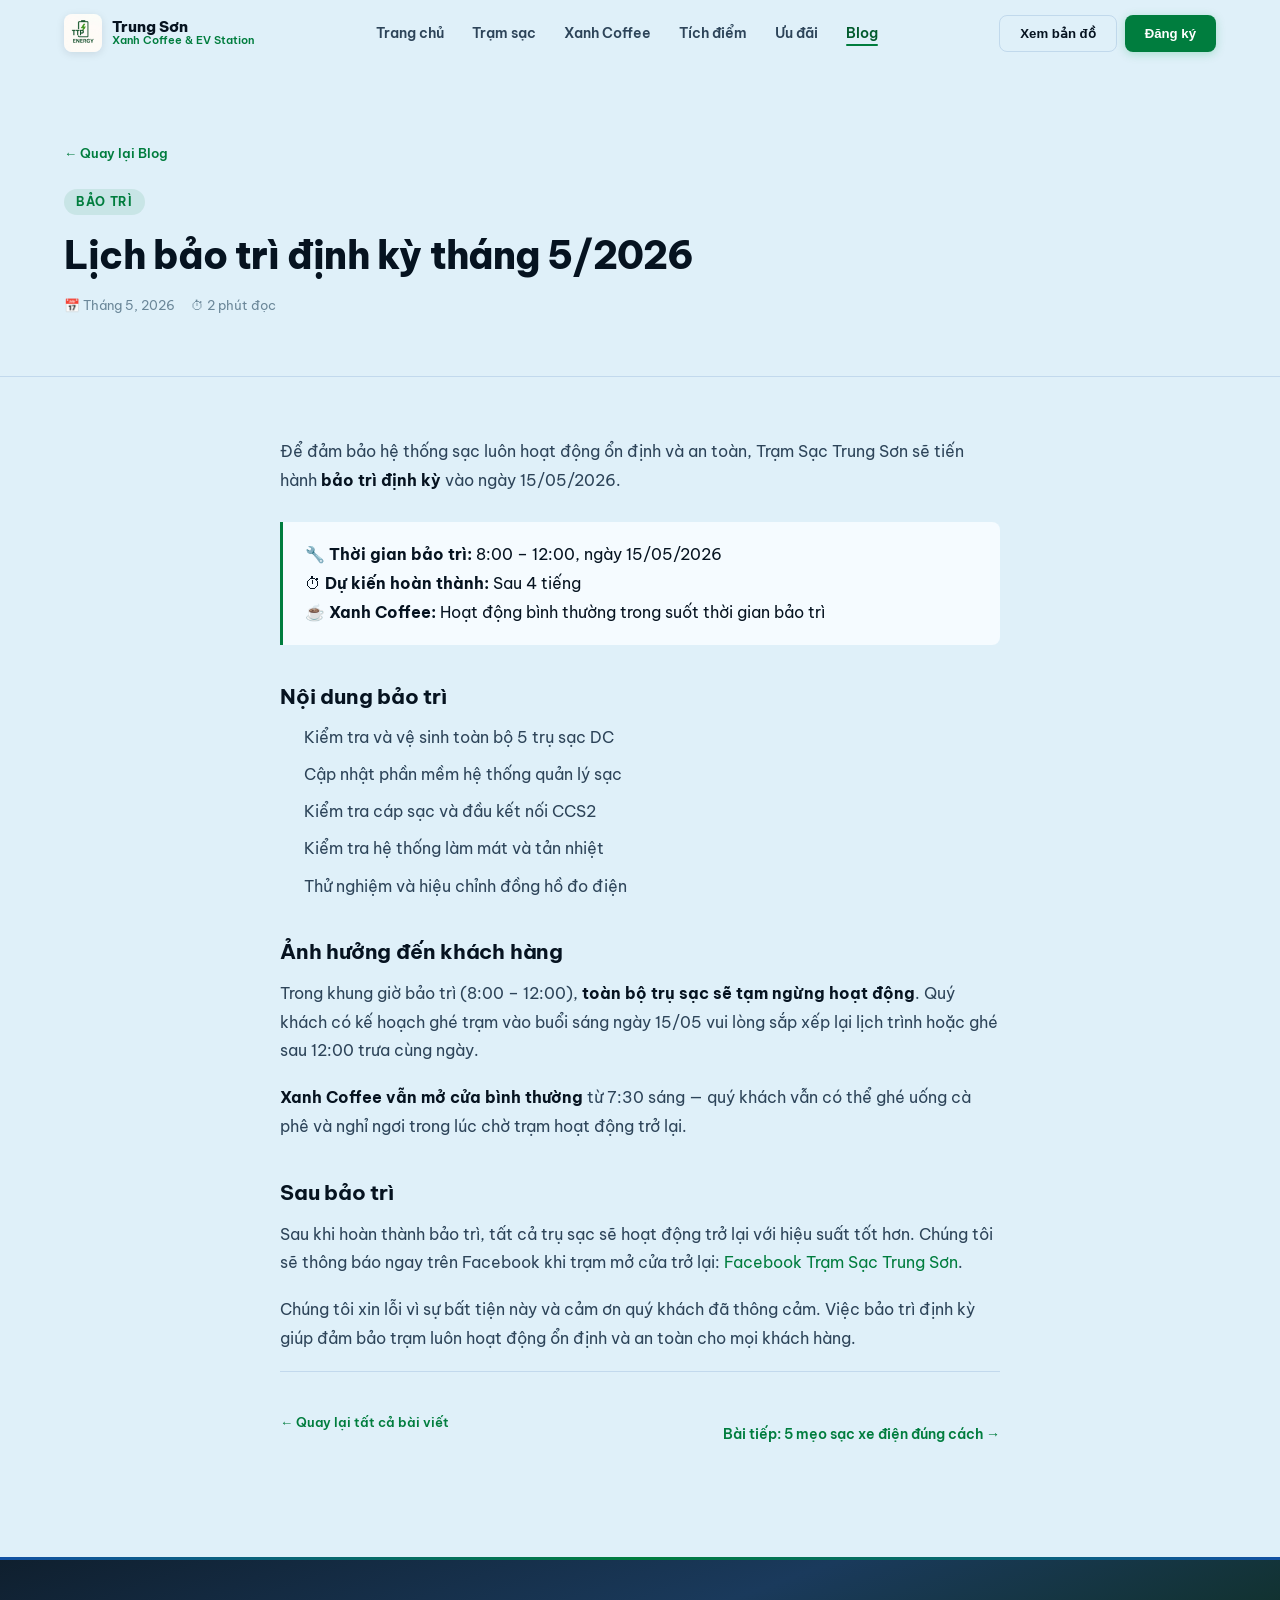
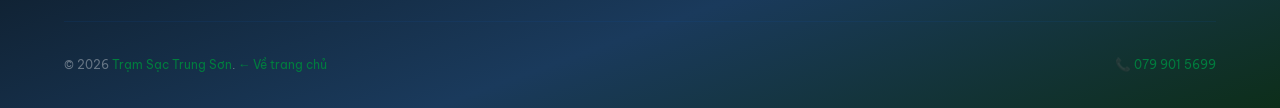
<file: blog-bao-tri.html>
<!DOCTYPE html>
<html lang="vi">
<head>
  <meta charset="UTF-8">
  <meta name="viewport" content="width=device-width, initial-scale=1.0">
  <title>Lịch bảo trì tháng 5/2026 – Blog Trạm Sạc Trung Sơn</title>
  <link rel="preconnect" href="https://fonts.googleapis.com">
  <link href="https://fonts.googleapis.com/css2?family=Be+Vietnam+Pro:wght@400;500;600;700;800;900&display=swap" rel="stylesheet">
  <link rel="stylesheet" href="styles.css">
</head>
<body>
<nav class="navbar" id="navbar">
  <div class="container">
    <div class="nav-inner">
      <a href="index.html" class="nav-logo">
        <img src="logo.JPG" alt="Logo">
        <div class="nav-logo-text"><span>Trung Sơn</span><span>Xanh Coffee & EV Station</span></div>
      </a>
      <ul class="nav-links">
        <li><a href="index.html">Trang chủ</a></li><li><a href="tram-sac.html">Trạm sạc</a></li>
        <li><a href="xanh-coffee.html">Xanh Coffee</a></li><li><a href="loyalty.html">Tích điểm</a></li>
        <li><a href="uu-dai.html">Ưu đãi</a></li><li><a href="blog.html" class="active">Blog</a></li>
      </ul>
      <div class="nav-cta">
        <button class="nav-btn nav-btn-outline" onclick="location.href='index.html#contact'">Xem bản đồ</button>
        <button class="nav-btn nav-btn-filled" onclick="location.href='loyalty.html'">Đăng ký</button>
      </div>
      <div class="hamburger" id="hamburger"><span></span><span></span><span></span></div>
    </div>
  </div>
</nav>
<div class="mobile-menu" id="mobileMenu">
  <button class="mobile-menu-close">✕</button>
  <a href="index.html">Trang chủ</a><a href="tram-sac.html">Trạm sạc</a><a href="xanh-coffee.html">Xanh Coffee</a>
  <a href="loyalty.html">Tích điểm</a><a href="uu-dai.html">Ưu đãi</a><a href="blog.html">Blog</a>
</div>

<div class="post-hero">
  <div class="container">
    <a href="blog.html" class="post-back">← Quay lại Blog</a>
    <div><span class="post-tag">Bảo trì</span></div>
    <h1 class="post-title">Lịch bảo trì định kỳ tháng 5/2026</h1>
    <div class="post-meta">
      <span>📅 Tháng 5, 2026</span>
      <span>⏱ 2 phút đọc</span>
    </div>
  </div>
</div>

<div class="post-body container">
  <p>Để đảm bảo hệ thống sạc luôn hoạt động ổn định và an toàn, Trạm Sạc Trung Sơn sẽ tiến hành <strong>bảo trì định kỳ</strong> vào ngày 15/05/2026.</p>

  <div class="highlight-box">
    <p>🔧 <strong>Thời gian bảo trì:</strong> 8:00 – 12:00, ngày 15/05/2026<br>
    ⏱ <strong>Dự kiến hoàn thành:</strong> Sau 4 tiếng<br>
    ☕ <strong>Xanh Coffee:</strong> Hoạt động bình thường trong suốt thời gian bảo trì</p>
  </div>

  <h2>Nội dung bảo trì</h2>
  <ul>
    <li>Kiểm tra và vệ sinh toàn bộ 5 trụ sạc DC</li>
    <li>Cập nhật phần mềm hệ thống quản lý sạc</li>
    <li>Kiểm tra cáp sạc và đầu kết nối CCS2</li>
    <li>Kiểm tra hệ thống làm mát và tản nhiệt</li>
    <li>Thử nghiệm và hiệu chỉnh đồng hồ đo điện</li>
  </ul>

  <h2>Ảnh hưởng đến khách hàng</h2>
  <p>Trong khung giờ bảo trì (8:00 – 12:00), <strong>toàn bộ trụ sạc sẽ tạm ngừng hoạt động</strong>. Quý khách có kế hoạch ghé trạm vào buổi sáng ngày 15/05 vui lòng sắp xếp lại lịch trình hoặc ghé sau 12:00 trưa cùng ngày.</p>
  <p><strong>Xanh Coffee vẫn mở cửa bình thường</strong> từ 7:30 sáng — quý khách vẫn có thể ghé uống cà phê và nghỉ ngơi trong lúc chờ trạm hoạt động trở lại.</p>

  <h2>Sau bảo trì</h2>
  <p>Sau khi hoàn thành bảo trì, tất cả trụ sạc sẽ hoạt động trở lại với hiệu suất tốt hơn. Chúng tôi sẽ thông báo ngay trên Facebook khi trạm mở cửa trở lại: <a href="https://www.facebook.com/tramsacvinfasttrungson" target="_blank" rel="noopener" style="color: var(--accent);">Facebook Trạm Sạc Trung Sơn</a>.</p>

  <p>Chúng tôi xin lỗi vì sự bất tiện này và cảm ơn quý khách đã thông cảm. Việc bảo trì định kỳ giúp đảm bảo trạm luôn hoạt động ổn định và an toàn cho mọi khách hàng.</p>

  <div class="post-footer-nav">
    <a href="blog.html" class="post-back">← Quay lại tất cả bài viết</a>
    <a href="blog-meo-sac-pin.html" style="color: var(--accent); font-weight: 600; font-size: 0.88rem;">Bài tiếp: 5 mẹo sạc xe điện đúng cách →</a>
  </div>
</div>

<footer class="footer">
  <div class="container">
    <div class="footer-bottom" style="padding-top: 32px; border-top: 1px solid var(--border-subtle);">
      <p>© 2026 <span>Trạm Sạc Trung Sơn</span>. <a href="index.html" style="color: var(--accent);">← Về trang chủ</a></p>
      <p>📞 <a href="tel:0799015699" style="color: var(--accent);">079 901 5699</a></p>
    </div>
  </div>
</footer>
<script src="script.js"></script>
</body>
</html>
</file>
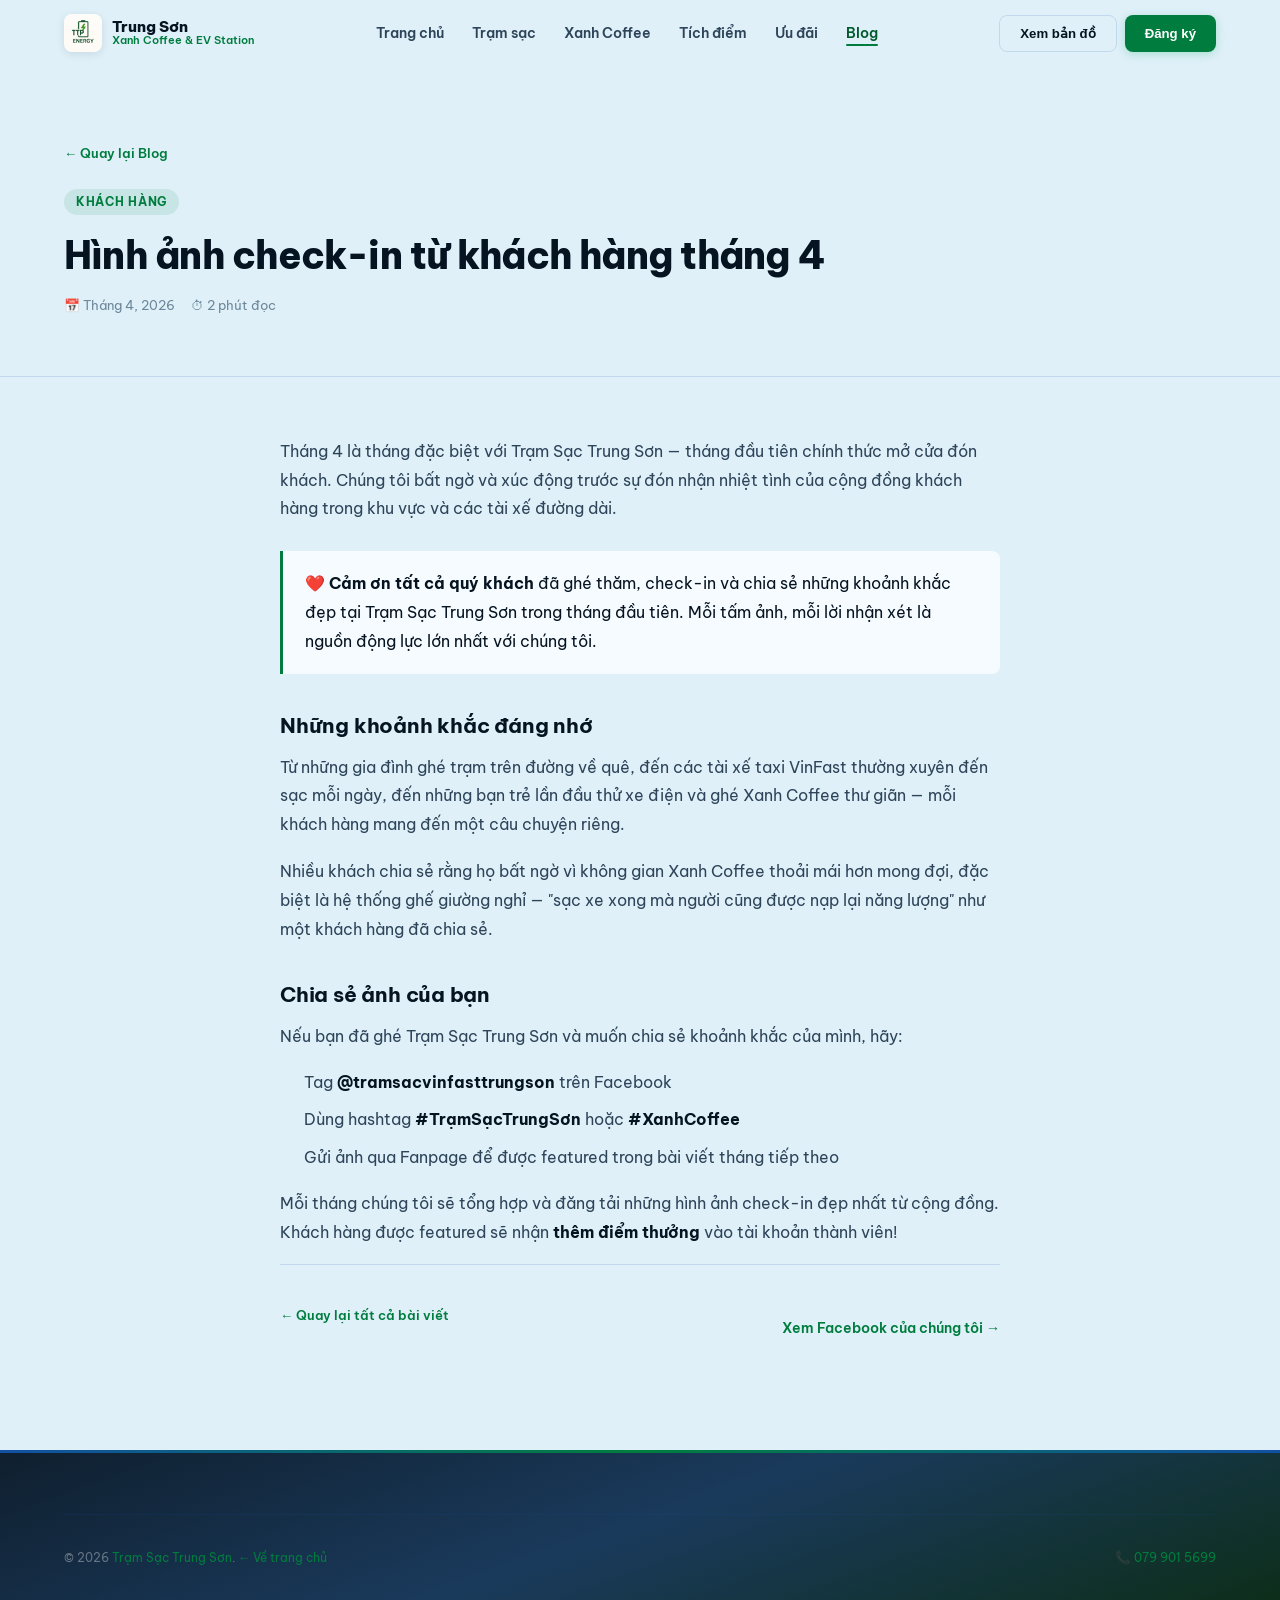
<file: blog-check-in.html>
<!DOCTYPE html>
<html lang="vi">
<head>
  <meta charset="UTF-8">
  <meta name="viewport" content="width=device-width, initial-scale=1.0">
  <title>Hình ảnh check-in tháng 4 – Blog Trạm Sạc Trung Sơn</title>
  <link rel="preconnect" href="https://fonts.googleapis.com">
  <link href="https://fonts.googleapis.com/css2?family=Be+Vietnam+Pro:wght@400;500;600;700;800;900&display=swap" rel="stylesheet">
  <link rel="stylesheet" href="styles.css">
</head>
<body>
<nav class="navbar" id="navbar">
  <div class="container">
    <div class="nav-inner">
      <a href="index.html" class="nav-logo">
        <img src="logo.JPG" alt="Logo">
        <div class="nav-logo-text"><span>Trung Sơn</span><span>Xanh Coffee & EV Station</span></div>
      </a>
      <ul class="nav-links">
        <li><a href="index.html">Trang chủ</a></li><li><a href="tram-sac.html">Trạm sạc</a></li>
        <li><a href="xanh-coffee.html">Xanh Coffee</a></li><li><a href="loyalty.html">Tích điểm</a></li>
        <li><a href="uu-dai.html">Ưu đãi</a></li><li><a href="blog.html" class="active">Blog</a></li>
      </ul>
      <div class="nav-cta">
        <button class="nav-btn nav-btn-outline" onclick="location.href='index.html#contact'">Xem bản đồ</button>
        <button class="nav-btn nav-btn-filled" onclick="location.href='loyalty.html'">Đăng ký</button>
      </div>
      <div class="hamburger" id="hamburger"><span></span><span></span><span></span></div>
    </div>
  </div>
</nav>
<div class="mobile-menu" id="mobileMenu">
  <button class="mobile-menu-close">✕</button>
  <a href="index.html">Trang chủ</a><a href="tram-sac.html">Trạm sạc</a><a href="xanh-coffee.html">Xanh Coffee</a>
  <a href="loyalty.html">Tích điểm</a><a href="uu-dai.html">Ưu đãi</a><a href="blog.html">Blog</a>
</div>

<div class="post-hero">
  <div class="container">
    <a href="blog.html" class="post-back">← Quay lại Blog</a>
    <div><span class="post-tag">Khách hàng</span></div>
    <h1 class="post-title">Hình ảnh check-in từ khách hàng tháng 4</h1>
    <div class="post-meta">
      <span>📅 Tháng 4, 2026</span>
      <span>⏱ 2 phút đọc</span>
    </div>
  </div>
</div>

<div class="post-body container">
  <p>Tháng 4 là tháng đặc biệt với Trạm Sạc Trung Sơn — tháng đầu tiên chính thức mở cửa đón khách. Chúng tôi bất ngờ và xúc động trước sự đón nhận nhiệt tình của cộng đồng khách hàng trong khu vực và các tài xế đường dài.</p>

  <div class="highlight-box">
    <p>❤️ <strong>Cảm ơn tất cả quý khách</strong> đã ghé thăm, check-in và chia sẻ những khoảnh khắc đẹp tại Trạm Sạc Trung Sơn trong tháng đầu tiên. Mỗi tấm ảnh, mỗi lời nhận xét là nguồn động lực lớn nhất với chúng tôi.</p>
  </div>

  <h2>Những khoảnh khắc đáng nhớ</h2>
  <p>Từ những gia đình ghé trạm trên đường về quê, đến các tài xế taxi VinFast thường xuyên đến sạc mỗi ngày, đến những bạn trẻ lần đầu thử xe điện và ghé Xanh Coffee thư giãn — mỗi khách hàng mang đến một câu chuyện riêng.</p>
  <p>Nhiều khách chia sẻ rằng họ bất ngờ vì không gian Xanh Coffee thoải mái hơn mong đợi, đặc biệt là hệ thống ghế giường nghỉ — "sạc xe xong mà người cũng được nạp lại năng lượng" như một khách hàng đã chia sẻ.</p>

  <h2>Chia sẻ ảnh của bạn</h2>
  <p>Nếu bạn đã ghé Trạm Sạc Trung Sơn và muốn chia sẻ khoảnh khắc của mình, hãy:</p>
  <ul>
    <li>Tag <strong>@tramsacvinfasttrungson</strong> trên Facebook</li>
    <li>Dùng hashtag <strong>#TrạmSạcTrungSơn</strong> hoặc <strong>#XanhCoffee</strong></li>
    <li>Gửi ảnh qua Fanpage để được featured trong bài viết tháng tiếp theo</li>
  </ul>

  <p>Mỗi tháng chúng tôi sẽ tổng hợp và đăng tải những hình ảnh check-in đẹp nhất từ cộng đồng. Khách hàng được featured sẽ nhận <strong>thêm điểm thưởng</strong> vào tài khoản thành viên!</p>

  <div class="post-footer-nav">
    <a href="blog.html" class="post-back">← Quay lại tất cả bài viết</a>
    <a href="https://www.facebook.com/tramsacvinfasttrungson" target="_blank" rel="noopener" style="color: var(--accent); font-weight: 600; font-size: 0.88rem;">Xem Facebook của chúng tôi →</a>
  </div>
</div>

<footer class="footer">
  <div class="container">
    <div class="footer-bottom" style="padding-top: 32px; border-top: 1px solid var(--border-subtle);">
      <p>© 2026 <span>Trạm Sạc Trung Sơn</span>. <a href="index.html" style="color: var(--accent);">← Về trang chủ</a></p>
      <p>📞 <a href="tel:0799015699" style="color: var(--accent);">079 901 5699</a></p>
    </div>
  </div>
</footer>
<script src="script.js"></script>
</body>
</html>
</file>
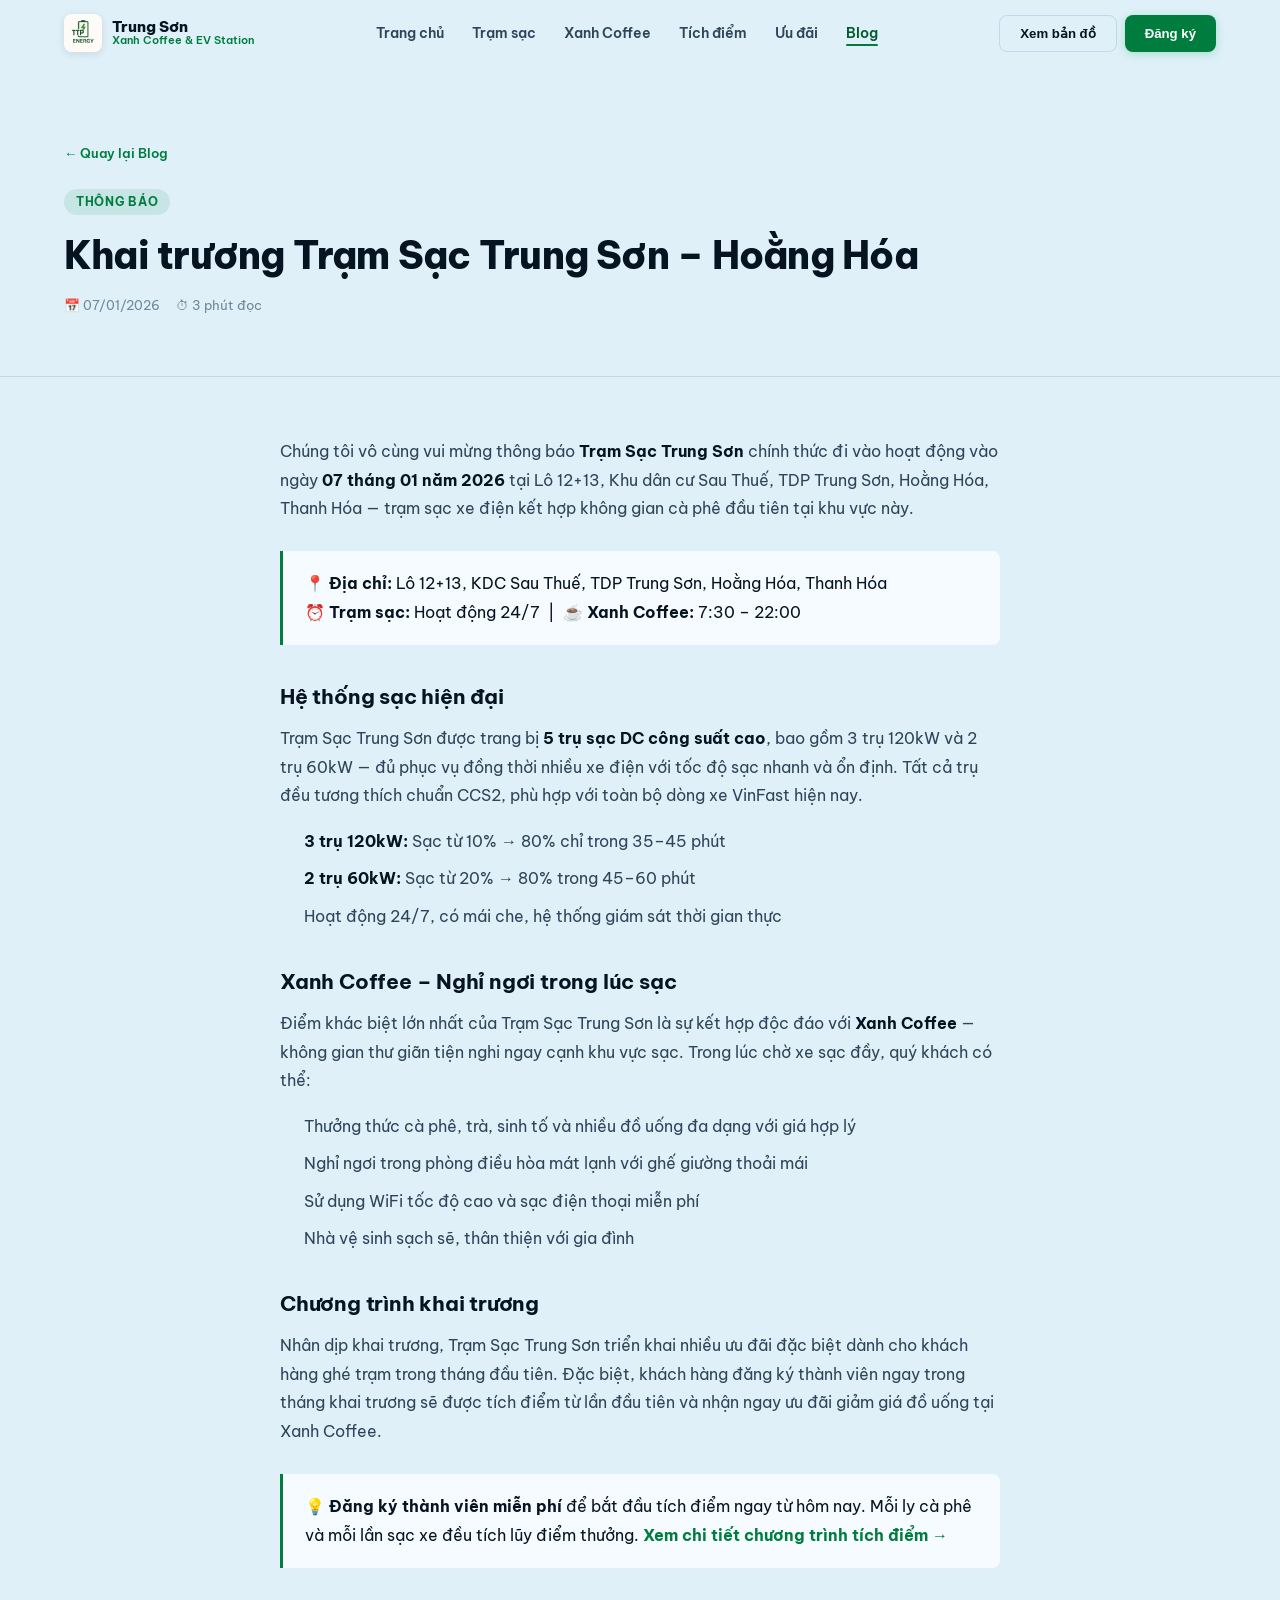
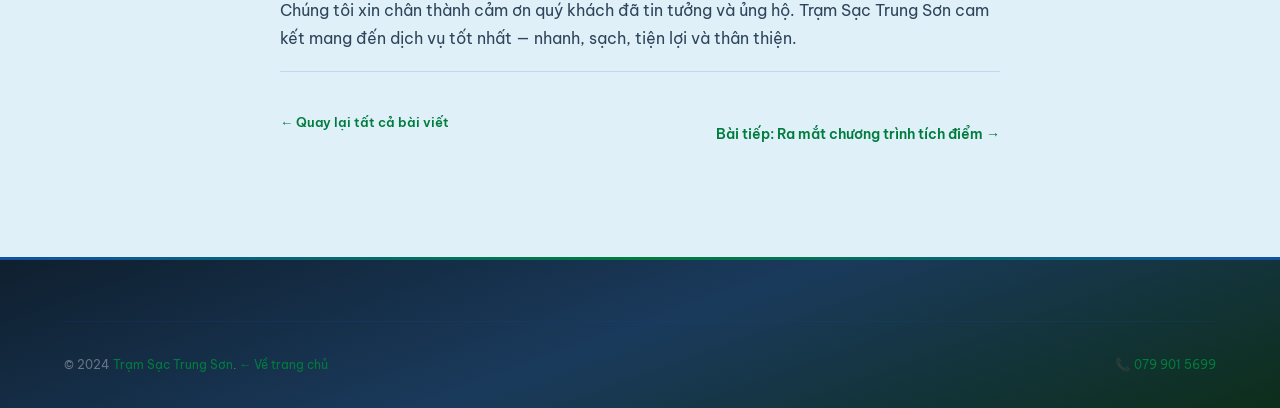
<file: blog-khai-truong.html>
<!DOCTYPE html>
<html lang="vi">
<head>
  <meta charset="UTF-8">
  <meta name="viewport" content="width=device-width, initial-scale=1.0">
  <title>Khai trương Trạm Sạc Trung Sơn – Blog</title>
  <link rel="preconnect" href="https://fonts.googleapis.com">
  <link href="https://fonts.googleapis.com/css2?family=Be+Vietnam+Pro:wght@400;500;600;700;800;900&display=swap" rel="stylesheet">
  <link rel="stylesheet" href="styles.css">
</head>
<body>
<nav class="navbar" id="navbar">
  <div class="container">
    <div class="nav-inner">
      <a href="index.html" class="nav-logo">
        <img src="logo.JPG" alt="Logo">
        <div class="nav-logo-text"><span>Trung Sơn</span><span>Xanh Coffee & EV Station</span></div>
      </a>
      <ul class="nav-links">
        <li><a href="index.html">Trang chủ</a></li><li><a href="tram-sac.html">Trạm sạc</a></li>
        <li><a href="xanh-coffee.html">Xanh Coffee</a></li><li><a href="loyalty.html">Tích điểm</a></li>
        <li><a href="uu-dai.html">Ưu đãi</a></li><li><a href="blog.html" class="active">Blog</a></li>
      </ul>
      <div class="nav-cta">
        <button class="nav-btn nav-btn-outline" onclick="location.href='index.html#contact'">Xem bản đồ</button>
        <button class="nav-btn nav-btn-filled" onclick="location.href='loyalty.html'">Đăng ký</button>
      </div>
      <div class="hamburger" id="hamburger"><span></span><span></span><span></span></div>
    </div>
  </div>
</nav>
<div class="mobile-menu" id="mobileMenu">
  <button class="mobile-menu-close">✕</button>
  <a href="index.html">Trang chủ</a><a href="tram-sac.html">Trạm sạc</a><a href="xanh-coffee.html">Xanh Coffee</a>
  <a href="loyalty.html">Tích điểm</a><a href="uu-dai.html">Ưu đãi</a><a href="blog.html">Blog</a>
</div>

<div class="post-hero">
  <div class="container">
    <a href="blog.html" class="post-back">← Quay lại Blog</a>
    <div><span class="post-tag">Thông báo</span></div>
    <h1 class="post-title">Khai trương Trạm Sạc Trung Sơn – Hoằng Hóa</h1>
    <div class="post-meta">
      <span>📅 07/01/2026</span>
      <span>⏱ 3 phút đọc</span>
    </div>
  </div>
</div>

<div class="post-body container">
  <p>Chúng tôi vô cùng vui mừng thông báo <strong>Trạm Sạc Trung Sơn</strong> chính thức đi vào hoạt động vào ngày <strong>07 tháng 01 năm 2026</strong> tại Lô 12+13, Khu dân cư Sau Thuế, TDP Trung Sơn, Hoằng Hóa, Thanh Hóa — trạm sạc xe điện kết hợp không gian cà phê đầu tiên tại khu vực này.</p>

  <div class="highlight-box">
    <p>📍 <strong>Địa chỉ:</strong> Lô 12+13, KDC Sau Thuế, TDP Trung Sơn, Hoằng Hóa, Thanh Hóa<br>
    ⏰ <strong>Trạm sạc:</strong> Hoạt động 24/7 &nbsp;|&nbsp; ☕ <strong>Xanh Coffee:</strong> 7:30 – 22:00</p>
  </div>

  <h2>Hệ thống sạc hiện đại</h2>
  <p>Trạm Sạc Trung Sơn được trang bị <strong>5 trụ sạc DC công suất cao</strong>, bao gồm 3 trụ 120kW và 2 trụ 60kW — đủ phục vụ đồng thời nhiều xe điện với tốc độ sạc nhanh và ổn định. Tất cả trụ đều tương thích chuẩn CCS2, phù hợp với toàn bộ dòng xe VinFast hiện nay.</p>
  <ul>
    <li><strong>3 trụ 120kW:</strong> Sạc từ 10% → 80% chỉ trong 35–45 phút</li>
    <li><strong>2 trụ 60kW:</strong> Sạc từ 20% → 80% trong 45–60 phút</li>
    <li>Hoạt động 24/7, có mái che, hệ thống giám sát thời gian thực</li>
  </ul>

  <h2>Xanh Coffee – Nghỉ ngơi trong lúc sạc</h2>
  <p>Điểm khác biệt lớn nhất của Trạm Sạc Trung Sơn là sự kết hợp độc đáo với <strong>Xanh Coffee</strong> — không gian thư giãn tiện nghi ngay cạnh khu vực sạc. Trong lúc chờ xe sạc đầy, quý khách có thể:</p>
  <ul>
    <li>Thưởng thức cà phê, trà, sinh tố và nhiều đồ uống đa dạng với giá hợp lý</li>
    <li>Nghỉ ngơi trong phòng điều hòa mát lạnh với ghế giường thoải mái</li>
    <li>Sử dụng WiFi tốc độ cao và sạc điện thoại miễn phí</li>
    <li>Nhà vệ sinh sạch sẽ, thân thiện với gia đình</li>
  </ul>

  <h2>Chương trình khai trương</h2>
  <p>Nhân dịp khai trương, Trạm Sạc Trung Sơn triển khai nhiều ưu đãi đặc biệt dành cho khách hàng ghé trạm trong tháng đầu tiên. Đặc biệt, khách hàng đăng ký thành viên ngay trong tháng khai trương sẽ được tích điểm từ lần đầu tiên và nhận ngay ưu đãi giảm giá đồ uống tại Xanh Coffee.</p>

  <div class="highlight-box">
    <p>💡 <strong>Đăng ký thành viên miễn phí</strong> để bắt đầu tích điểm ngay từ hôm nay. Mỗi ly cà phê và mỗi lần sạc xe đều tích lũy điểm thưởng. <a href="loyalty.html" style="color: var(--accent); font-weight: 700;">Xem chi tiết chương trình tích điểm →</a></p>
  </div>

  <p>Chúng tôi xin chân thành cảm ơn quý khách đã tin tưởng và ủng hộ. Trạm Sạc Trung Sơn cam kết mang đến dịch vụ tốt nhất — nhanh, sạch, tiện lợi và thân thiện.</p>

  <div class="post-footer-nav">
    <a href="blog.html" class="post-back">← Quay lại tất cả bài viết</a>
    <a href="blog-tich-diem.html" style="color: var(--accent); font-weight: 600; font-size: 0.88rem;">Bài tiếp: Ra mắt chương trình tích điểm →</a>
  </div>
</div>

<footer class="footer">
  <div class="container">
    <div class="footer-bottom" style="padding-top: 32px; border-top: 1px solid var(--border-subtle);">
      <p>© 2024 <span>Trạm Sạc Trung Sơn</span>. <a href="index.html" style="color: var(--accent);">← Về trang chủ</a></p>
      <p>📞 <a href="tel:0799015699" style="color: var(--accent);">079 901 5699</a></p>
    </div>
  </div>
</footer>
<script src="script.js"></script>
</body>
</html>
</file>
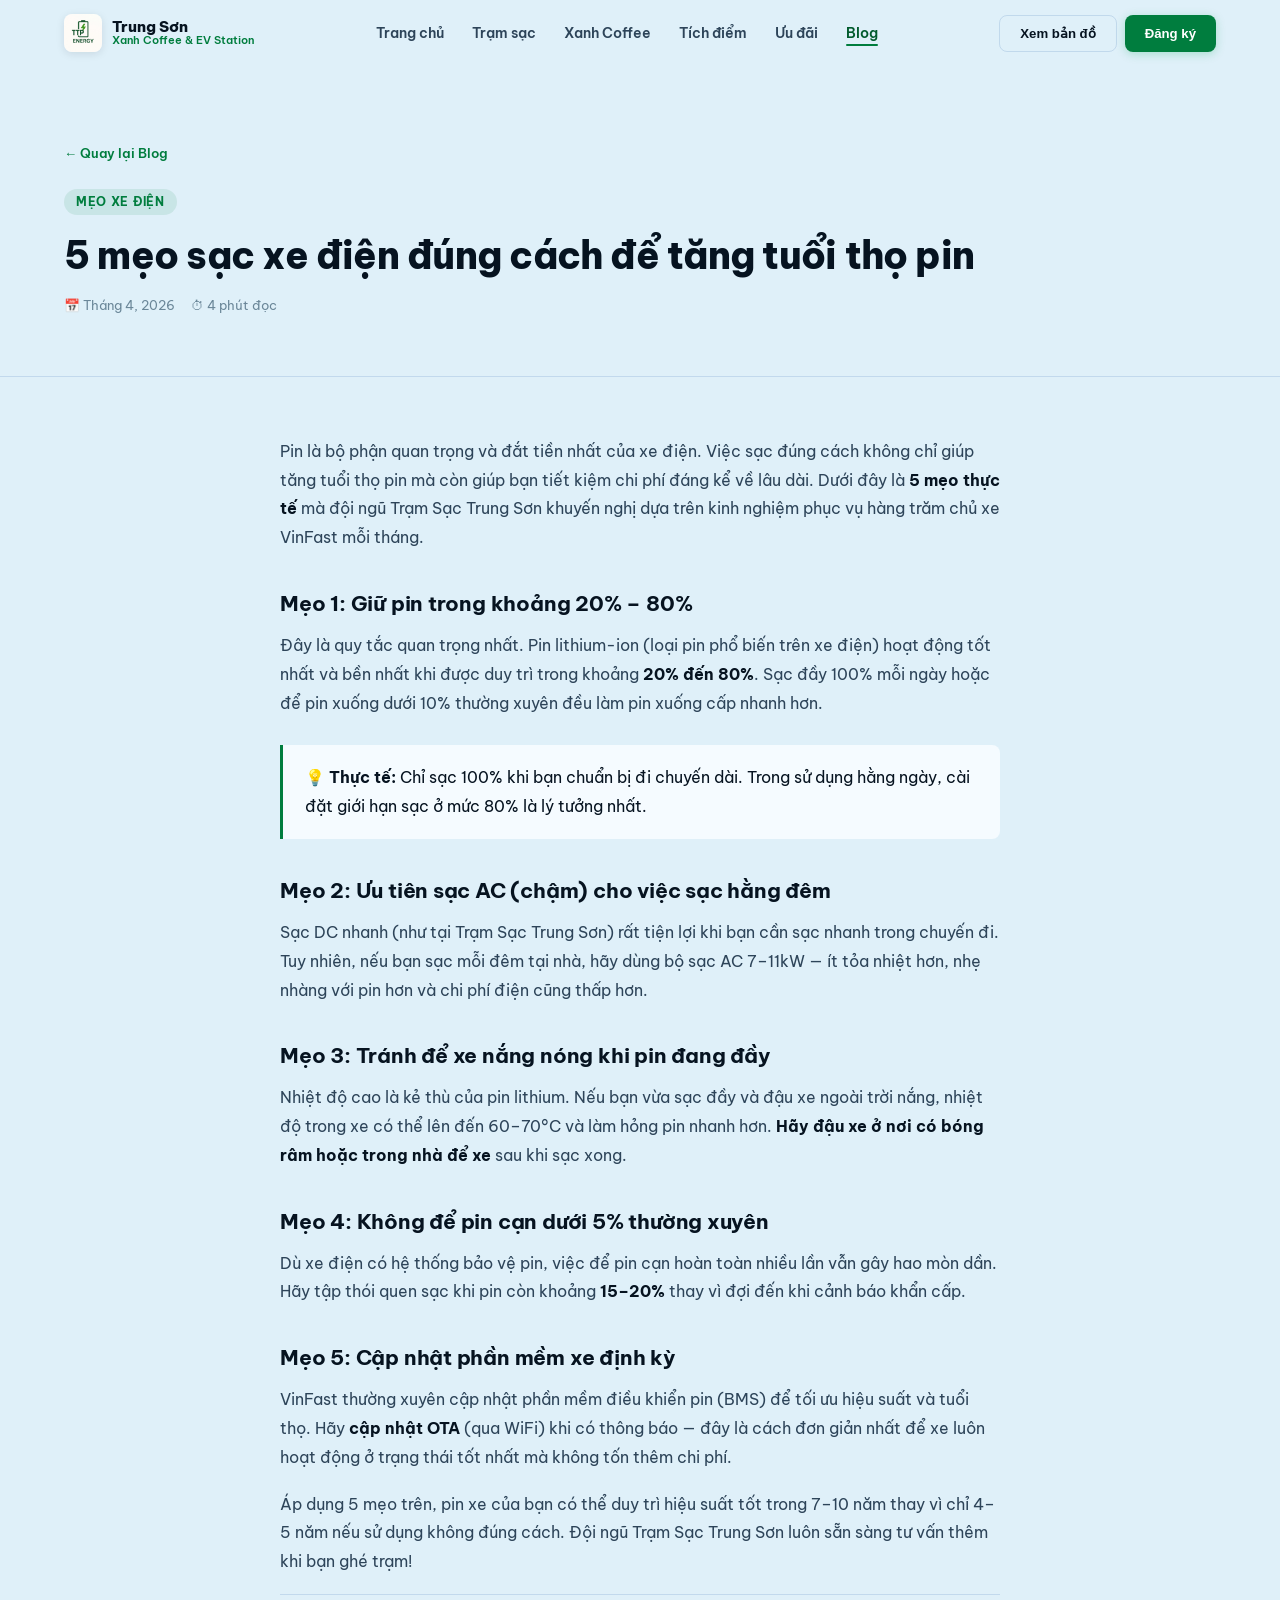
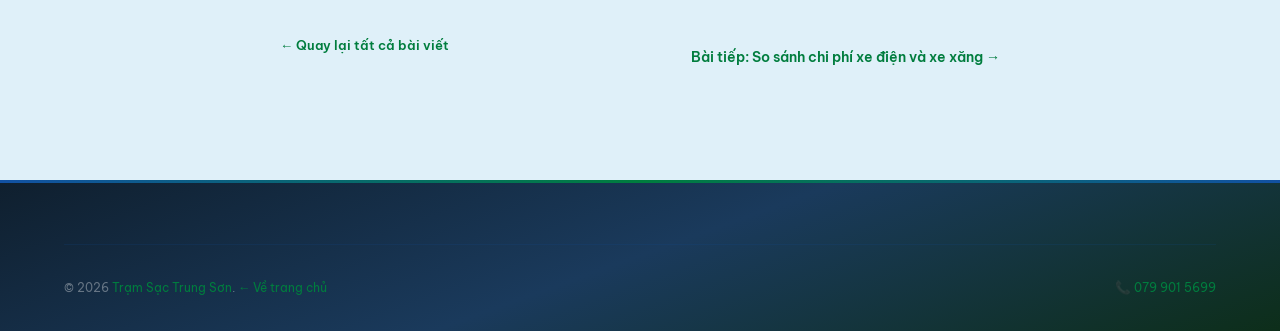
<file: blog-meo-sac-pin.html>
<!DOCTYPE html>
<html lang="vi">
<head>
  <meta charset="UTF-8">
  <meta name="viewport" content="width=device-width, initial-scale=1.0">
  <title>5 Mẹo sạc xe điện đúng cách – Blog Trạm Sạc Trung Sơn</title>
  <link rel="preconnect" href="https://fonts.googleapis.com">
  <link href="https://fonts.googleapis.com/css2?family=Be+Vietnam+Pro:wght@400;500;600;700;800;900&display=swap" rel="stylesheet">
  <link rel="stylesheet" href="styles.css">
</head>
<body>
<nav class="navbar" id="navbar">
  <div class="container">
    <div class="nav-inner">
      <a href="index.html" class="nav-logo">
        <img src="logo.JPG" alt="Logo">
        <div class="nav-logo-text"><span>Trung Sơn</span><span>Xanh Coffee & EV Station</span></div>
      </a>
      <ul class="nav-links">
        <li><a href="index.html">Trang chủ</a></li><li><a href="tram-sac.html">Trạm sạc</a></li>
        <li><a href="xanh-coffee.html">Xanh Coffee</a></li><li><a href="loyalty.html">Tích điểm</a></li>
        <li><a href="uu-dai.html">Ưu đãi</a></li><li><a href="blog.html" class="active">Blog</a></li>
      </ul>
      <div class="nav-cta">
        <button class="nav-btn nav-btn-outline" onclick="location.href='index.html#contact'">Xem bản đồ</button>
        <button class="nav-btn nav-btn-filled" onclick="location.href='loyalty.html'">Đăng ký</button>
      </div>
      <div class="hamburger" id="hamburger"><span></span><span></span><span></span></div>
    </div>
  </div>
</nav>
<div class="mobile-menu" id="mobileMenu">
  <button class="mobile-menu-close">✕</button>
  <a href="index.html">Trang chủ</a><a href="tram-sac.html">Trạm sạc</a><a href="xanh-coffee.html">Xanh Coffee</a>
  <a href="loyalty.html">Tích điểm</a><a href="uu-dai.html">Ưu đãi</a><a href="blog.html">Blog</a>
</div>

<div class="post-hero">
  <div class="container">
    <a href="blog.html" class="post-back">← Quay lại Blog</a>
    <div><span class="post-tag">Mẹo xe điện</span></div>
    <h1 class="post-title">5 mẹo sạc xe điện đúng cách để tăng tuổi thọ pin</h1>
    <div class="post-meta">
      <span>📅 Tháng 4, 2026</span>
      <span>⏱ 4 phút đọc</span>
    </div>
  </div>
</div>

<div class="post-body container">
  <p>Pin là bộ phận quan trọng và đắt tiền nhất của xe điện. Việc sạc đúng cách không chỉ giúp tăng tuổi thọ pin mà còn giúp bạn tiết kiệm chi phí đáng kể về lâu dài. Dưới đây là <strong>5 mẹo thực tế</strong> mà đội ngũ Trạm Sạc Trung Sơn khuyến nghị dựa trên kinh nghiệm phục vụ hàng trăm chủ xe VinFast mỗi tháng.</p>

  <h2>Mẹo 1: Giữ pin trong khoảng 20% – 80%</h2>
  <p>Đây là quy tắc quan trọng nhất. Pin lithium-ion (loại pin phổ biến trên xe điện) hoạt động tốt nhất và bền nhất khi được duy trì trong khoảng <strong>20% đến 80%</strong>. Sạc đầy 100% mỗi ngày hoặc để pin xuống dưới 10% thường xuyên đều làm pin xuống cấp nhanh hơn.</p>
  <div class="highlight-box">
    <p>💡 <strong>Thực tế:</strong> Chỉ sạc 100% khi bạn chuẩn bị đi chuyến dài. Trong sử dụng hằng ngày, cài đặt giới hạn sạc ở mức 80% là lý tưởng nhất.</p>
  </div>

  <h2>Mẹo 2: Ưu tiên sạc AC (chậm) cho việc sạc hằng đêm</h2>
  <p>Sạc DC nhanh (như tại Trạm Sạc Trung Sơn) rất tiện lợi khi bạn cần sạc nhanh trong chuyến đi. Tuy nhiên, nếu bạn sạc mỗi đêm tại nhà, hãy dùng bộ sạc AC 7–11kW — ít tỏa nhiệt hơn, nhẹ nhàng với pin hơn và chi phí điện cũng thấp hơn.</p>

  <h2>Mẹo 3: Tránh để xe nắng nóng khi pin đang đầy</h2>
  <p>Nhiệt độ cao là kẻ thù của pin lithium. Nếu bạn vừa sạc đầy và đậu xe ngoài trời nắng, nhiệt độ trong xe có thể lên đến 60–70°C và làm hỏng pin nhanh hơn. <strong>Hãy đậu xe ở nơi có bóng râm hoặc trong nhà để xe</strong> sau khi sạc xong.</p>

  <h2>Mẹo 4: Không để pin cạn dưới 5% thường xuyên</h2>
  <p>Dù xe điện có hệ thống bảo vệ pin, việc để pin cạn hoàn toàn nhiều lần vẫn gây hao mòn dần. Hãy tập thói quen sạc khi pin còn khoảng <strong>15–20%</strong> thay vì đợi đến khi cảnh báo khẩn cấp.</p>

  <h2>Mẹo 5: Cập nhật phần mềm xe định kỳ</h2>
  <p>VinFast thường xuyên cập nhật phần mềm điều khiển pin (BMS) để tối ưu hiệu suất và tuổi thọ. Hãy <strong>cập nhật OTA</strong> (qua WiFi) khi có thông báo — đây là cách đơn giản nhất để xe luôn hoạt động ở trạng thái tốt nhất mà không tốn thêm chi phí.</p>

  <p>Áp dụng 5 mẹo trên, pin xe của bạn có thể duy trì hiệu suất tốt trong 7–10 năm thay vì chỉ 4–5 năm nếu sử dụng không đúng cách. Đội ngũ Trạm Sạc Trung Sơn luôn sẵn sàng tư vấn thêm khi bạn ghé trạm!</p>

  <div class="post-footer-nav">
    <a href="blog.html" class="post-back">← Quay lại tất cả bài viết</a>
    <a href="blog-so-sanh-chi-phi.html" style="color: var(--accent); font-weight: 600; font-size: 0.88rem;">Bài tiếp: So sánh chi phí xe điện và xe xăng →</a>
  </div>
</div>

<footer class="footer">
  <div class="container">
    <div class="footer-bottom" style="padding-top: 32px; border-top: 1px solid var(--border-subtle);">
      <p>© 2026 <span>Trạm Sạc Trung Sơn</span>. <a href="index.html" style="color: var(--accent);">← Về trang chủ</a></p>
      <p>📞 <a href="tel:0799015699" style="color: var(--accent);">079 901 5699</a></p>
    </div>
  </div>
</footer>
<script src="script.js"></script>
</body>
</html>
</file>
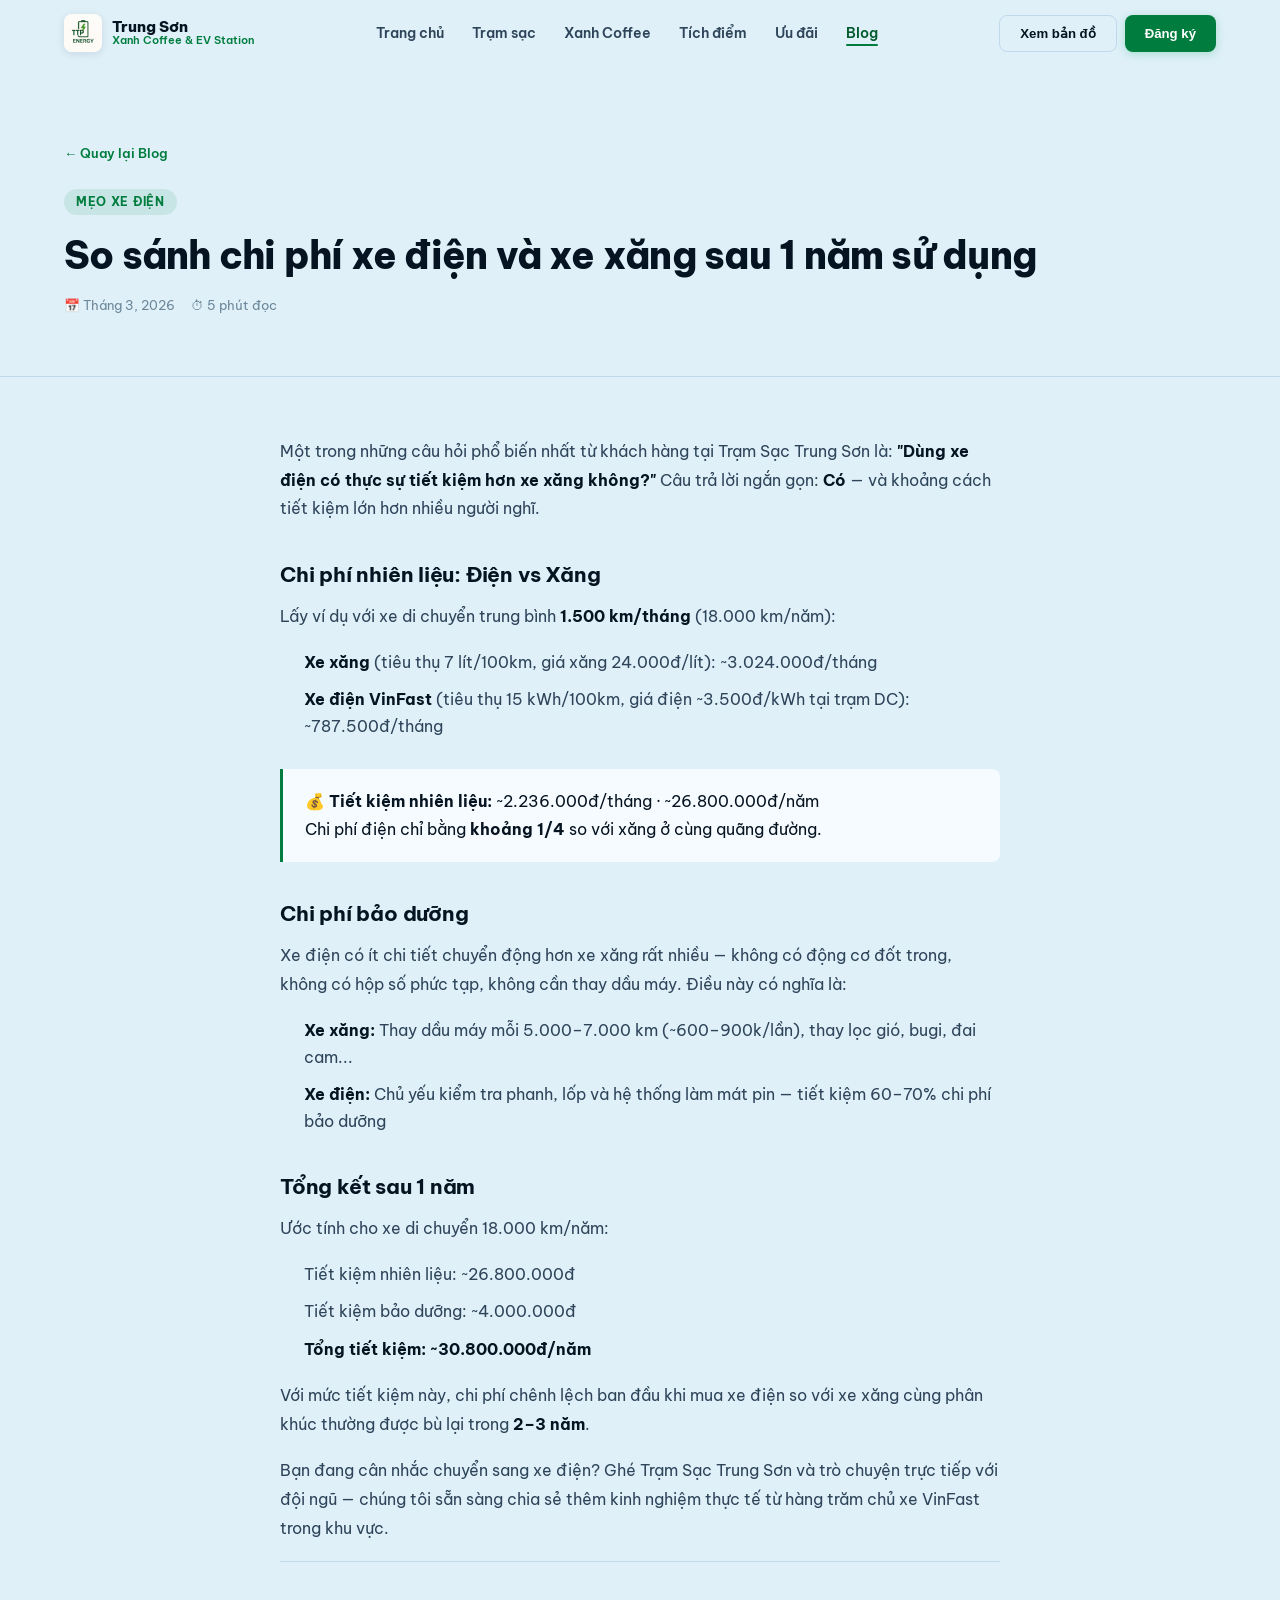
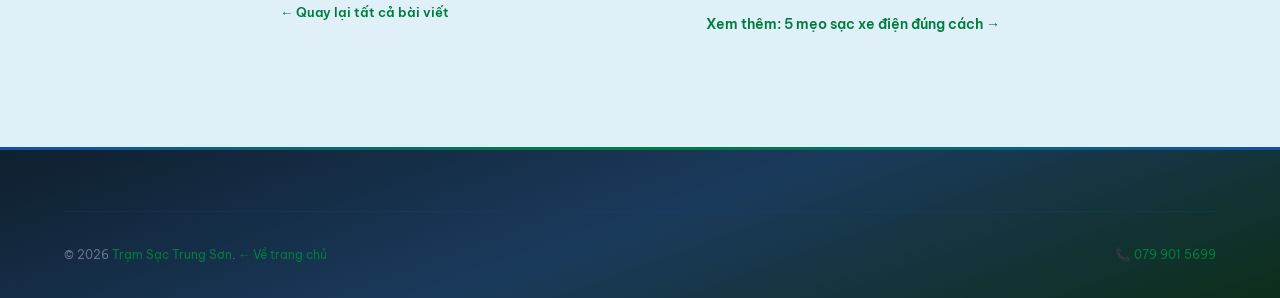
<file: blog-so-sanh-chi-phi.html>
<!DOCTYPE html>
<html lang="vi">
<head>
  <meta charset="UTF-8">
  <meta name="viewport" content="width=device-width, initial-scale=1.0">
  <title>So sánh chi phí xe điện và xe xăng – Blog Trạm Sạc Trung Sơn</title>
  <link rel="preconnect" href="https://fonts.googleapis.com">
  <link href="https://fonts.googleapis.com/css2?family=Be+Vietnam+Pro:wght@400;500;600;700;800;900&display=swap" rel="stylesheet">
  <link rel="stylesheet" href="styles.css">
</head>
<body>
<nav class="navbar" id="navbar">
  <div class="container">
    <div class="nav-inner">
      <a href="index.html" class="nav-logo">
        <img src="logo.JPG" alt="Logo">
        <div class="nav-logo-text"><span>Trung Sơn</span><span>Xanh Coffee & EV Station</span></div>
      </a>
      <ul class="nav-links">
        <li><a href="index.html">Trang chủ</a></li><li><a href="tram-sac.html">Trạm sạc</a></li>
        <li><a href="xanh-coffee.html">Xanh Coffee</a></li><li><a href="loyalty.html">Tích điểm</a></li>
        <li><a href="uu-dai.html">Ưu đãi</a></li><li><a href="blog.html" class="active">Blog</a></li>
      </ul>
      <div class="nav-cta">
        <button class="nav-btn nav-btn-outline" onclick="location.href='index.html#contact'">Xem bản đồ</button>
        <button class="nav-btn nav-btn-filled" onclick="location.href='loyalty.html'">Đăng ký</button>
      </div>
      <div class="hamburger" id="hamburger"><span></span><span></span><span></span></div>
    </div>
  </div>
</nav>
<div class="mobile-menu" id="mobileMenu">
  <button class="mobile-menu-close">✕</button>
  <a href="index.html">Trang chủ</a><a href="tram-sac.html">Trạm sạc</a><a href="xanh-coffee.html">Xanh Coffee</a>
  <a href="loyalty.html">Tích điểm</a><a href="uu-dai.html">Ưu đãi</a><a href="blog.html">Blog</a>
</div>

<div class="post-hero">
  <div class="container">
    <a href="blog.html" class="post-back">← Quay lại Blog</a>
    <div><span class="post-tag">Mẹo xe điện</span></div>
    <h1 class="post-title">So sánh chi phí xe điện và xe xăng sau 1 năm sử dụng</h1>
    <div class="post-meta">
      <span>📅 Tháng 3, 2026</span>
      <span>⏱ 5 phút đọc</span>
    </div>
  </div>
</div>

<div class="post-body container">
  <p>Một trong những câu hỏi phổ biến nhất từ khách hàng tại Trạm Sạc Trung Sơn là: <strong>"Dùng xe điện có thực sự tiết kiệm hơn xe xăng không?"</strong> Câu trả lời ngắn gọn: <strong>Có</strong> — và khoảng cách tiết kiệm lớn hơn nhiều người nghĩ.</p>

  <h2>Chi phí nhiên liệu: Điện vs Xăng</h2>
  <p>Lấy ví dụ với xe di chuyển trung bình <strong>1.500 km/tháng</strong> (18.000 km/năm):</p>
  <ul>
    <li><strong>Xe xăng</strong> (tiêu thụ 7 lít/100km, giá xăng 24.000đ/lít): ~3.024.000đ/tháng</li>
    <li><strong>Xe điện VinFast</strong> (tiêu thụ 15 kWh/100km, giá điện ~3.500đ/kWh tại trạm DC): ~787.500đ/tháng</li>
  </ul>

  <div class="highlight-box">
    <p>💰 <strong>Tiết kiệm nhiên liệu:</strong> ~2.236.000đ/tháng · ~26.800.000đ/năm<br>
    Chi phí điện chỉ bằng <strong>khoảng 1/4</strong> so với xăng ở cùng quãng đường.</p>
  </div>

  <h2>Chi phí bảo dưỡng</h2>
  <p>Xe điện có ít chi tiết chuyển động hơn xe xăng rất nhiều — không có động cơ đốt trong, không có hộp số phức tạp, không cần thay dầu máy. Điều này có nghĩa là:</p>
  <ul>
    <li><strong>Xe xăng:</strong> Thay dầu máy mỗi 5.000–7.000 km (~600–900k/lần), thay lọc gió, bugi, đai cam...</li>
    <li><strong>Xe điện:</strong> Chủ yếu kiểm tra phanh, lốp và hệ thống làm mát pin — tiết kiệm 60–70% chi phí bảo dưỡng</li>
  </ul>

  <h2>Tổng kết sau 1 năm</h2>
  <p>Ước tính cho xe di chuyển 18.000 km/năm:</p>
  <ul>
    <li>Tiết kiệm nhiên liệu: ~26.800.000đ</li>
    <li>Tiết kiệm bảo dưỡng: ~4.000.000đ</li>
    <li><strong>Tổng tiết kiệm: ~30.800.000đ/năm</strong></li>
  </ul>
  <p>Với mức tiết kiệm này, chi phí chênh lệch ban đầu khi mua xe điện so với xe xăng cùng phân khúc thường được bù lại trong <strong>2–3 năm</strong>.</p>

  <p>Bạn đang cân nhắc chuyển sang xe điện? Ghé Trạm Sạc Trung Sơn và trò chuyện trực tiếp với đội ngũ — chúng tôi sẵn sàng chia sẻ thêm kinh nghiệm thực tế từ hàng trăm chủ xe VinFast trong khu vực.</p>

  <div class="post-footer-nav">
    <a href="blog.html" class="post-back">← Quay lại tất cả bài viết</a>
    <a href="blog-meo-sac-pin.html" style="color: var(--accent); font-weight: 600; font-size: 0.88rem;">Xem thêm: 5 mẹo sạc xe điện đúng cách →</a>
  </div>
</div>

<footer class="footer">
  <div class="container">
    <div class="footer-bottom" style="padding-top: 32px; border-top: 1px solid var(--border-subtle);">
      <p>© 2026 <span>Trạm Sạc Trung Sơn</span>. <a href="index.html" style="color: var(--accent);">← Về trang chủ</a></p>
      <p>📞 <a href="tel:0799015699" style="color: var(--accent);">079 901 5699</a></p>
    </div>
  </div>
</footer>
<script src="script.js"></script>
</body>
</html>
</file>
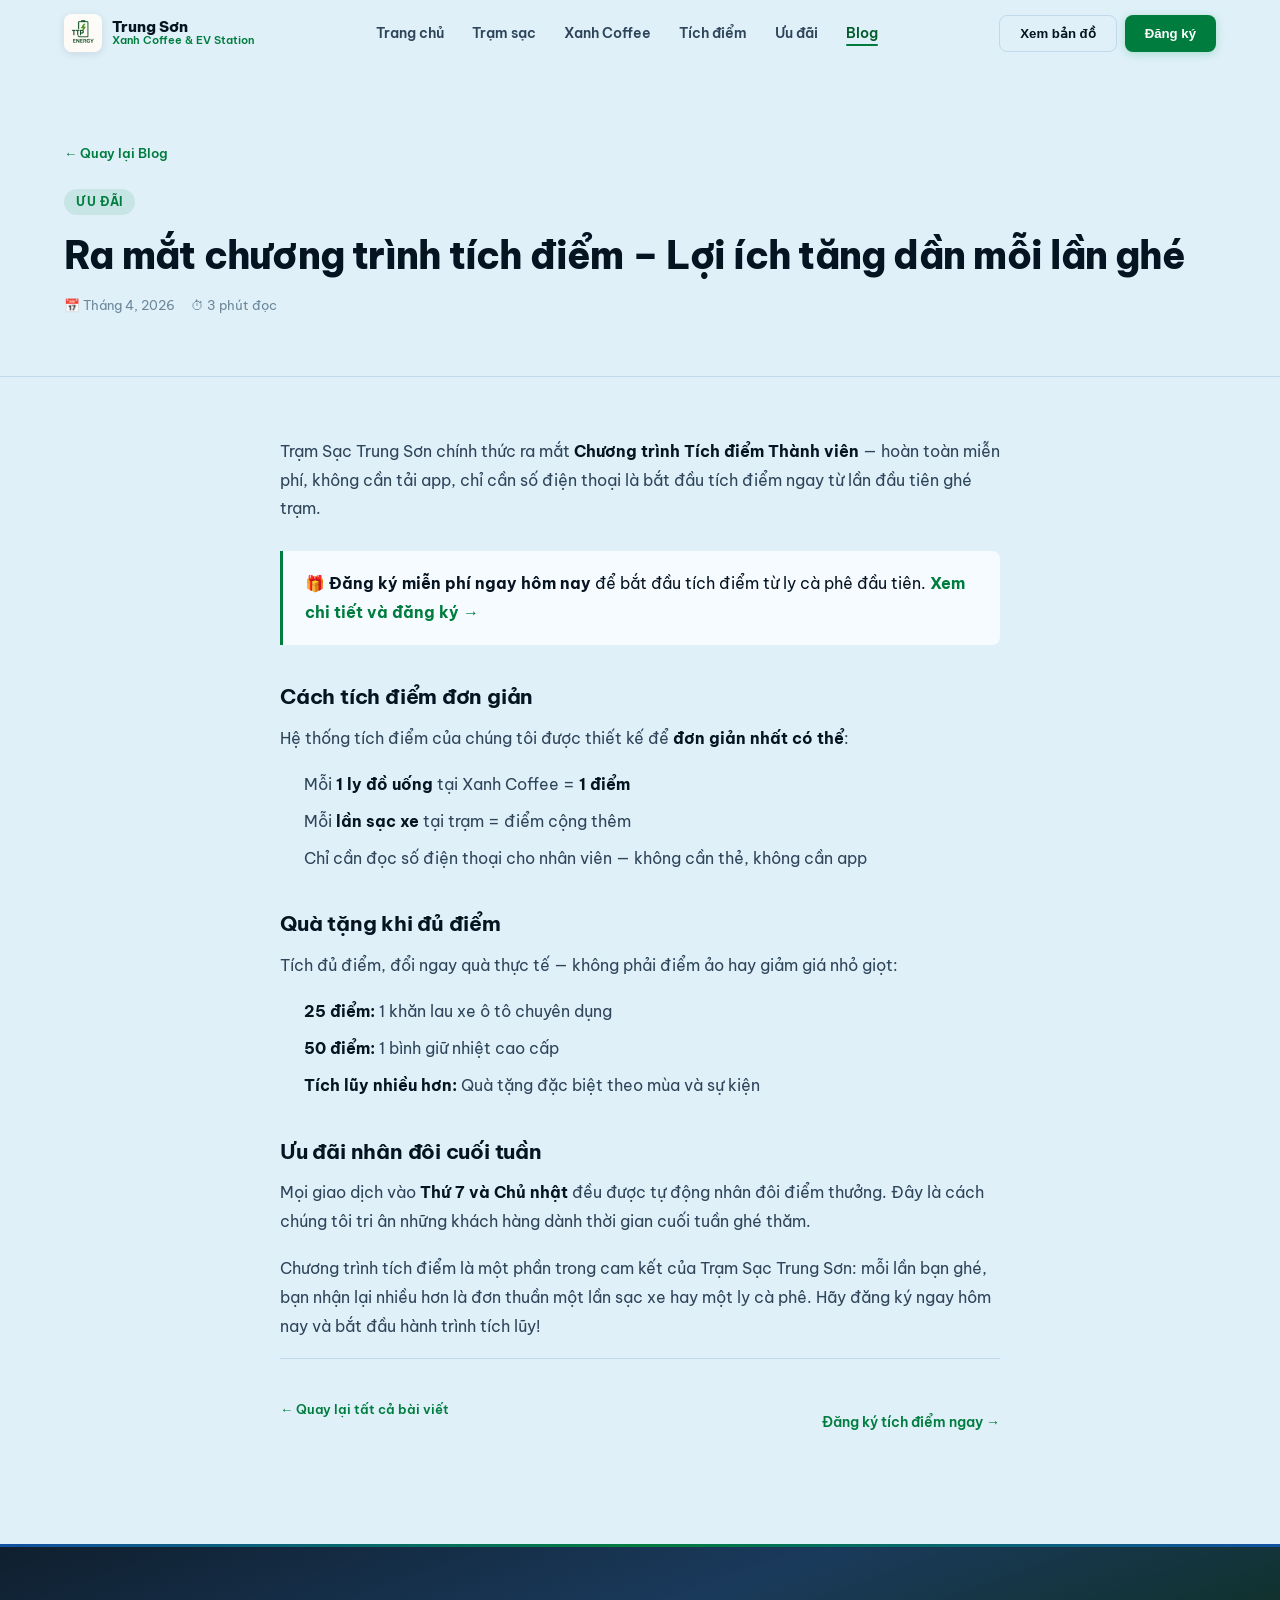
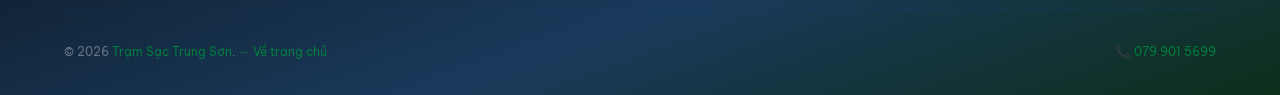
<file: blog-tich-diem.html>
<!DOCTYPE html>
<html lang="vi">
<head>
  <meta charset="UTF-8">
  <meta name="viewport" content="width=device-width, initial-scale=1.0">
  <title>Ra mắt chương trình tích điểm – Blog Trạm Sạc Trung Sơn</title>
  <link rel="preconnect" href="https://fonts.googleapis.com">
  <link href="https://fonts.googleapis.com/css2?family=Be+Vietnam+Pro:wght@400;500;600;700;800;900&display=swap" rel="stylesheet">
  <link rel="stylesheet" href="styles.css">
</head>
<body>
<nav class="navbar" id="navbar">
  <div class="container">
    <div class="nav-inner">
      <a href="index.html" class="nav-logo">
        <img src="logo.JPG" alt="Logo">
        <div class="nav-logo-text"><span>Trung Sơn</span><span>Xanh Coffee & EV Station</span></div>
      </a>
      <ul class="nav-links">
        <li><a href="index.html">Trang chủ</a></li><li><a href="tram-sac.html">Trạm sạc</a></li>
        <li><a href="xanh-coffee.html">Xanh Coffee</a></li><li><a href="loyalty.html">Tích điểm</a></li>
        <li><a href="uu-dai.html">Ưu đãi</a></li><li><a href="blog.html" class="active">Blog</a></li>
      </ul>
      <div class="nav-cta">
        <button class="nav-btn nav-btn-outline" onclick="location.href='index.html#contact'">Xem bản đồ</button>
        <button class="nav-btn nav-btn-filled" onclick="location.href='loyalty.html'">Đăng ký</button>
      </div>
      <div class="hamburger" id="hamburger"><span></span><span></span><span></span></div>
    </div>
  </div>
</nav>
<div class="mobile-menu" id="mobileMenu">
  <button class="mobile-menu-close">✕</button>
  <a href="index.html">Trang chủ</a><a href="tram-sac.html">Trạm sạc</a><a href="xanh-coffee.html">Xanh Coffee</a>
  <a href="loyalty.html">Tích điểm</a><a href="uu-dai.html">Ưu đãi</a><a href="blog.html">Blog</a>
</div>

<div class="post-hero">
  <div class="container">
    <a href="blog.html" class="post-back">← Quay lại Blog</a>
    <div><span class="post-tag">Ưu đãi</span></div>
    <h1 class="post-title">Ra mắt chương trình tích điểm – Lợi ích tăng dần mỗi lần ghé</h1>
    <div class="post-meta">
      <span>📅 Tháng 4, 2026</span>
      <span>⏱ 3 phút đọc</span>
    </div>
  </div>
</div>

<div class="post-body container">
  <p>Trạm Sạc Trung Sơn chính thức ra mắt <strong>Chương trình Tích điểm Thành viên</strong> — hoàn toàn miễn phí, không cần tải app, chỉ cần số điện thoại là bắt đầu tích điểm ngay từ lần đầu tiên ghé trạm.</p>

  <div class="highlight-box">
    <p>🎁 <strong>Đăng ký miễn phí ngay hôm nay</strong> để bắt đầu tích điểm từ ly cà phê đầu tiên. <a href="loyalty.html" style="color: var(--accent); font-weight: 700;">Xem chi tiết và đăng ký →</a></p>
  </div>

  <h2>Cách tích điểm đơn giản</h2>
  <p>Hệ thống tích điểm của chúng tôi được thiết kế để <strong>đơn giản nhất có thể</strong>:</p>
  <ul>
    <li>Mỗi <strong>1 ly đồ uống</strong> tại Xanh Coffee = <strong>1 điểm</strong></li>
    <li>Mỗi <strong>lần sạc xe</strong> tại trạm = điểm cộng thêm</li>
    <li>Chỉ cần đọc số điện thoại cho nhân viên — không cần thẻ, không cần app</li>
  </ul>

  <h2>Quà tặng khi đủ điểm</h2>
  <p>Tích đủ điểm, đổi ngay quà thực tế — không phải điểm ảo hay giảm giá nhỏ giọt:</p>
  <ul>
    <li><strong>25 điểm:</strong> 1 khăn lau xe ô tô chuyên dụng</li>
    <li><strong>50 điểm:</strong> 1 bình giữ nhiệt cao cấp</li>
    <li><strong>Tích lũy nhiều hơn:</strong> Quà tặng đặc biệt theo mùa và sự kiện</li>
  </ul>

  <h2>Ưu đãi nhân đôi cuối tuần</h2>
  <p>Mọi giao dịch vào <strong>Thứ 7 và Chủ nhật</strong> đều được tự động nhân đôi điểm thưởng. Đây là cách chúng tôi tri ân những khách hàng dành thời gian cuối tuần ghé thăm.</p>

  <p>Chương trình tích điểm là một phần trong cam kết của Trạm Sạc Trung Sơn: mỗi lần bạn ghé, bạn nhận lại nhiều hơn là đơn thuần một lần sạc xe hay một ly cà phê. Hãy đăng ký ngay hôm nay và bắt đầu hành trình tích lũy!</p>

  <div class="post-footer-nav">
    <a href="blog.html" class="post-back">← Quay lại tất cả bài viết</a>
    <a href="loyalty.html" style="color: var(--accent); font-weight: 600; font-size: 0.88rem;">Đăng ký tích điểm ngay →</a>
  </div>
</div>

<footer class="footer">
  <div class="container">
    <div class="footer-bottom" style="padding-top: 32px; border-top: 1px solid var(--border-subtle);">
      <p>© 2026 <span>Trạm Sạc Trung Sơn</span>. <a href="index.html" style="color: var(--accent);">← Về trang chủ</a></p>
      <p>📞 <a href="tel:0799015699" style="color: var(--accent);">079 901 5699</a></p>
    </div>
  </div>
</footer>
<script src="script.js"></script>
</body>
</html>
</file>
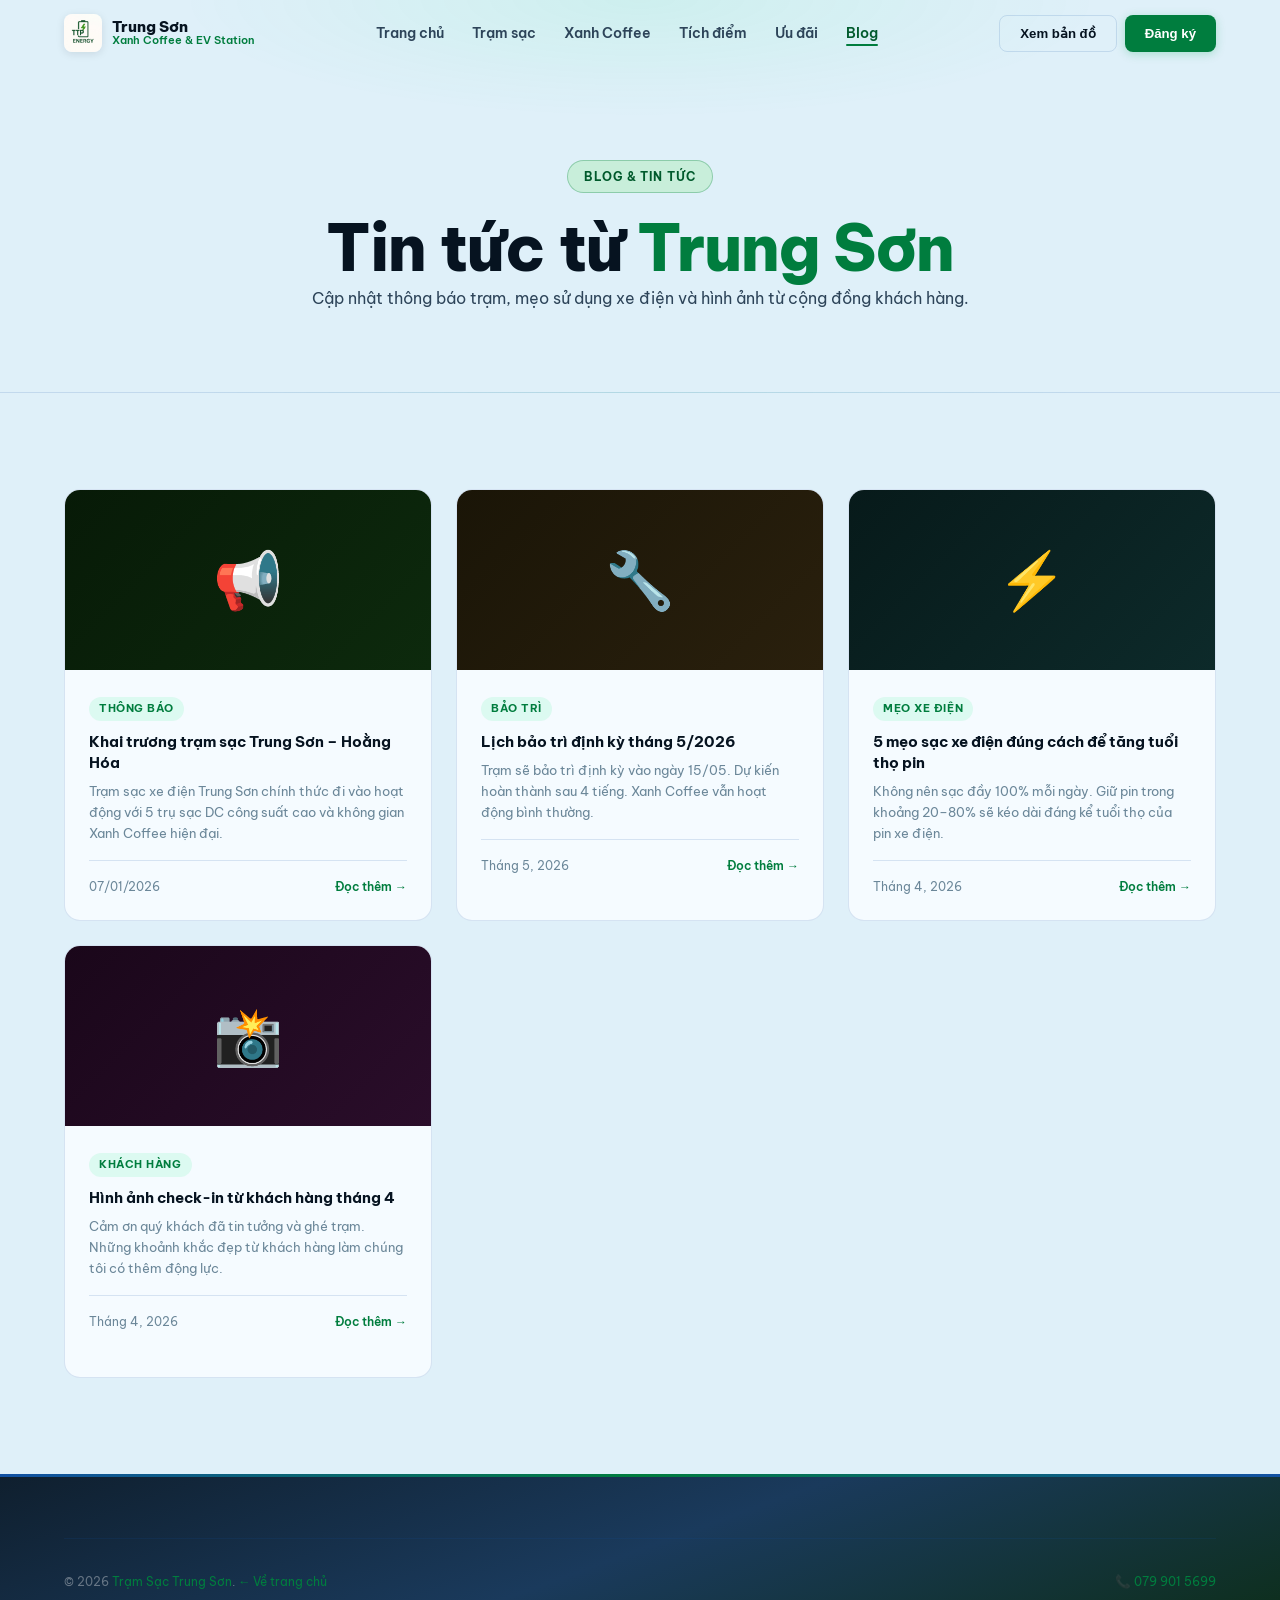
<file: blog.html>
<!DOCTYPE html>
<html lang="vi">
<head>
  <meta charset="UTF-8">
  <meta name="viewport" content="width=device-width, initial-scale=1.0">
  <title>Blog – Trạm Sạc Trung Sơn</title>
  <link rel="preconnect" href="https://fonts.googleapis.com">
  <link href="https://fonts.googleapis.com/css2?family=Be+Vietnam+Pro:wght@400;500;600;700;800;900&display=swap" rel="stylesheet">
  <link rel="stylesheet" href="styles.css">
  <style>
    .page-hero { padding: 160px 0 80px; text-align: center; background: radial-gradient(ellipse 60% 50% at 50% 0%, rgba(0,230,118,0.08), transparent 60%); border-bottom: 1px solid var(--border-subtle); }
    .blog-grid { display: grid; grid-template-columns: repeat(3, 1fr); gap: 24px; }
    .blog-card { background: var(--bg-card); border: 1px solid var(--border-subtle); border-radius: var(--radius); overflow: hidden; transition: all 0.3s; cursor: pointer; }
    .blog-card:hover { border-color: var(--border); transform: translateY(-4px); }
    .blog-img { height: 180px; display: flex; align-items: center; justify-content: center; font-size: 3.5rem; }
    .blog-content { padding: 24px; }
    .blog-tag { display: inline-block; background: rgba(0,230,118,0.1); color: var(--accent); padding: 3px 10px; border-radius: 100px; font-size: 0.7rem; font-weight: 700; text-transform: uppercase; letter-spacing: 0.05em; margin-bottom: 10px; }
    .blog-title { font-size: 0.95rem; font-weight: 700; margin-bottom: 8px; line-height: 1.4; }
    .blog-excerpt { font-size: 0.82rem; color: var(--text-muted); line-height: 1.6; }
    .blog-meta { display: flex; justify-content: space-between; align-items: center; margin-top: 16px; padding-top: 16px; border-top: 1px solid var(--border-subtle); }
    .blog-date { font-size: 0.75rem; color: var(--text-muted); }
    .blog-read { font-size: 0.75rem; color: var(--accent); font-weight: 600; }
    @media (max-width: 768px) { .blog-grid { grid-template-columns: 1fr; } }
  </style>
</head>
<body>
<nav class="navbar" id="navbar">
  <div class="container">
    <div class="nav-inner">
      <a href="index.html" class="nav-logo">
        <img src="logo.JPG" alt="Logo">
        <div class="nav-logo-text"><span>Trung Sơn</span><span>Xanh Coffee & EV Station</span></div>
      </a>
      <ul class="nav-links">
        <li><a href="index.html">Trang chủ</a></li><li><a href="tram-sac.html">Trạm sạc</a></li>
        <li><a href="xanh-coffee.html">Xanh Coffee</a></li><li><a href="loyalty.html">Tích điểm</a></li>
        <li><a href="uu-dai.html">Ưu đãi</a></li><li><a href="blog.html" class="active">Blog</a></li>
      </ul>
      <div class="nav-cta">
        <button class="nav-btn nav-btn-outline" onclick="location.href='index.html#contact'">Xem bản đồ</button>
        <button class="nav-btn nav-btn-filled" onclick="location.href='loyalty.html'">Đăng ký</button>
      </div>
      <div class="hamburger" id="hamburger"><span></span><span></span><span></span></div>
    </div>
  </div>
</nav>
<div class="mobile-menu" id="mobileMenu">
  <button class="mobile-menu-close">✕</button>
  <a href="index.html">Trang chủ</a><a href="tram-sac.html">Trạm sạc</a><a href="xanh-coffee.html">Xanh Coffee</a>
  <a href="loyalty.html">Tích điểm</a><a href="uu-dai.html">Ưu đãi</a><a href="blog.html">Blog</a>
</div>

<div class="page-hero">
  <div class="container">
    <span class="section-tag">Blog & Tin tức</span>
    <h1>Tin tức từ <span class="accent">Trung Sơn</span></h1>
    <p>Cập nhật thông báo trạm, mẹo sử dụng xe điện và hình ảnh từ cộng đồng khách hàng.</p>
  </div>
</div>

<section>
  <div class="container">
    <div class="blog-grid stagger-children">
      <a href="blog-khai-truong.html" class="blog-card" style="text-decoration:none; color:inherit;">
        <div class="blog-img" style="background: linear-gradient(135deg, #071a07, #0d2a0d);">📢</div>
        <div class="blog-content">
          <span class="blog-tag">Thông báo</span>
          <div class="blog-title">Khai trương trạm sạc Trung Sơn – Hoằng Hóa</div>
          <p class="blog-excerpt">Trạm sạc xe điện Trung Sơn chính thức đi vào hoạt động với 5 trụ sạc DC công suất cao và không gian Xanh Coffee hiện đại.</p>
          <div class="blog-meta"><span class="blog-date">07/01/2026</span><span class="blog-read">Đọc thêm →</span></div>
        </div>
      </a>
      <a href="blog-bao-tri.html" class="blog-card" style="text-decoration:none; color:inherit;">
        <div class="blog-img" style="background: linear-gradient(135deg, #1a1507, #2a200d);">🔧</div>
        <div class="blog-content">
          <span class="blog-tag">Bảo trì</span>
          <div class="blog-title">Lịch bảo trì định kỳ tháng 5/2026</div>
          <p class="blog-excerpt">Trạm sẽ bảo trì định kỳ vào ngày 15/05. Dự kiến hoàn thành sau 4 tiếng. Xanh Coffee vẫn hoạt động bình thường.</p>
          <div class="blog-meta"><span class="blog-date">Tháng 5, 2026</span><span class="blog-read">Đọc thêm →</span></div>
        </div>
      </a>
      <a href="blog-meo-sac-pin.html" class="blog-card" style="text-decoration:none; color:inherit;">
        <div class="blog-img" style="background: linear-gradient(135deg, #071a1a, #0d2a2a);">⚡</div>
        <div class="blog-content">
          <span class="blog-tag">Mẹo xe điện</span>
          <div class="blog-title">5 mẹo sạc xe điện đúng cách để tăng tuổi thọ pin</div>
          <p class="blog-excerpt">Không nên sạc đầy 100% mỗi ngày. Giữ pin trong khoảng 20–80% sẽ kéo dài đáng kể tuổi thọ của pin xe điện.</p>
          <div class="blog-meta"><span class="blog-date">Tháng 4, 2026</span><span class="blog-read">Đọc thêm →</span></div>
        </div>
      </a>
      <a href="blog-check-in.html" class="blog-card" style="text-decoration:none; color:inherit;">
        <div class="blog-img" style="background: linear-gradient(135deg, #1a071a, #2a0d2a);">📸</div>
        <div class="blog-content">
          <span class="blog-tag">Khách hàng</span>
          <div class="blog-title">Hình ảnh check-in từ khách hàng tháng 4</div>
          <p class="blog-excerpt">Cảm ơn quý khách đã tin tưởng và ghé trạm. Những khoảnh khắc đẹp từ khách hàng làm chúng tôi có thêm động lực.</p>
          <div class="blog-meta"><span class="blog-date">Tháng 4, 2026</span><span class="blog-read">Đọc thêm →</span></div>
        </div>
      </a>
      <a href="blog-so-sanh-chi-phi.html" class="blog-card" style="text-decoration:none; color:inherit;">
        <div class="blog-img" style="background: linear-gradient(135deg, #07071a, #0d0d2a);">🚗</div>
        <div class="blog-content">
          <span class="blog-tag">Mẹo xe điện</span>
          <div class="blog-title">So sánh chi phí xe điện và xe xăng sau 1 năm sử dụng</div>
          <p class="blog-excerpt">Với giá điện hiện tại, chi phí vận hành xe điện chỉ bằng 1/3 so với xe xăng cùng phân khúc. Tính toán chi tiết trong bài viết.</p>
          <div class="blog-meta"><span class="blog-date">Tháng 3, 2026</span><span class="blog-read">Đọc thêm →</span></div>
        </div>
      </a>
      <a href="blog-tich-diem.html" class="blog-card" style="text-decoration:none; color:inherit;">
        <div class="blog-img" style="background: linear-gradient(135deg, #1a0707, #2a0d0d);">🎁</div>
        <div class="blog-content">
          <span class="blog-tag">Ưu đãi</span>
          <div class="blog-title">Ra mắt chương trình tích điểm – Lợi ích tăng dần</div>
          <p class="blog-excerpt">Chính thức ra mắt chương trình thành viên. Đăng ký ngay để nhận điểm từ lần đầu tiên ghé trạm.</p>
          <div class="blog-meta"><span class="blog-date">Tháng 4, 2026</span><span class="blog-read">Đọc thêm →</span></div>
        </div>
      </a>
    </div>
  </div>
</section>

<footer class="footer">
  <div class="container">
    <div class="footer-bottom" style="padding-top: 32px; border-top: 1px solid var(--border-subtle);">
      <p>© 2026 <span>Trạm Sạc Trung Sơn</span>. <a href="index.html" style="color: var(--accent);">← Về trang chủ</a></p>
      <p>📞 <a href="tel:0799015699" style="color: var(--accent);">079 901 5699</a></p>
    </div>
  </div>
</footer>
<script src="script.js"></script>
</body>
</html>
</file>
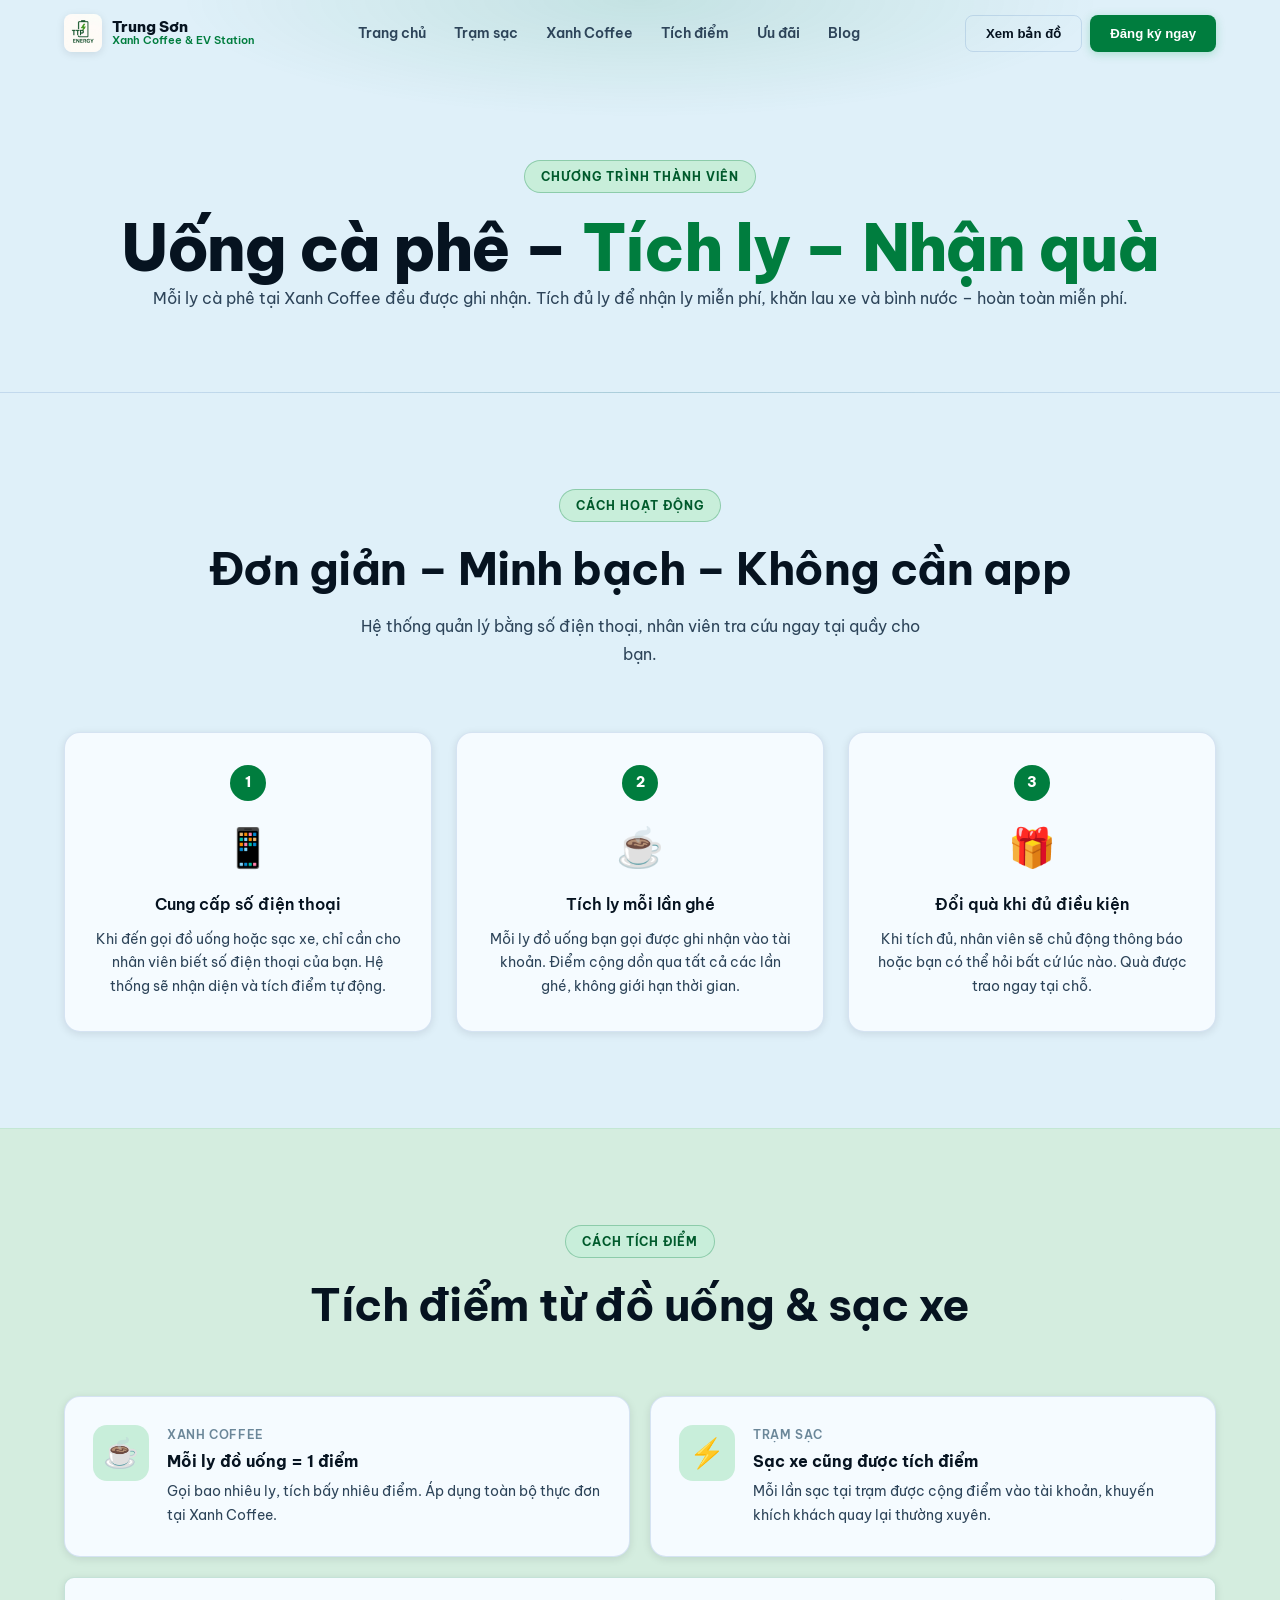
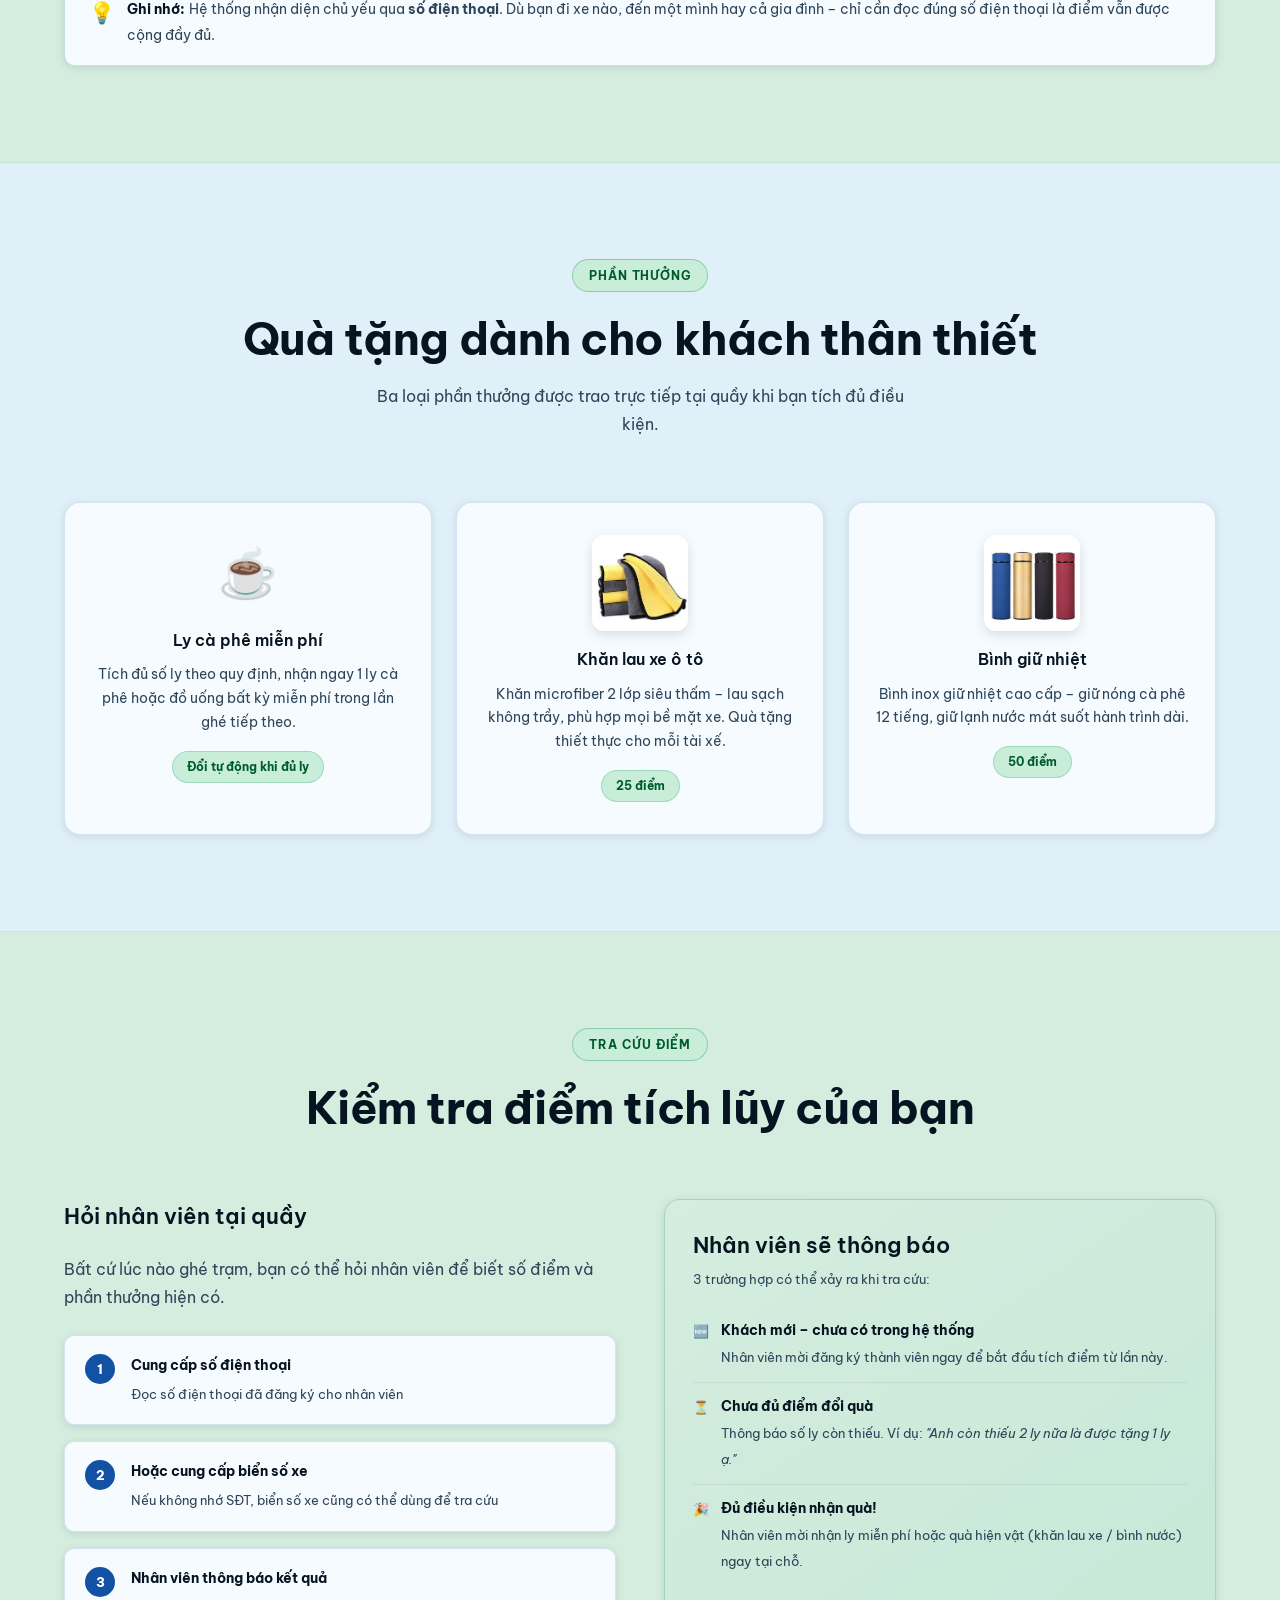
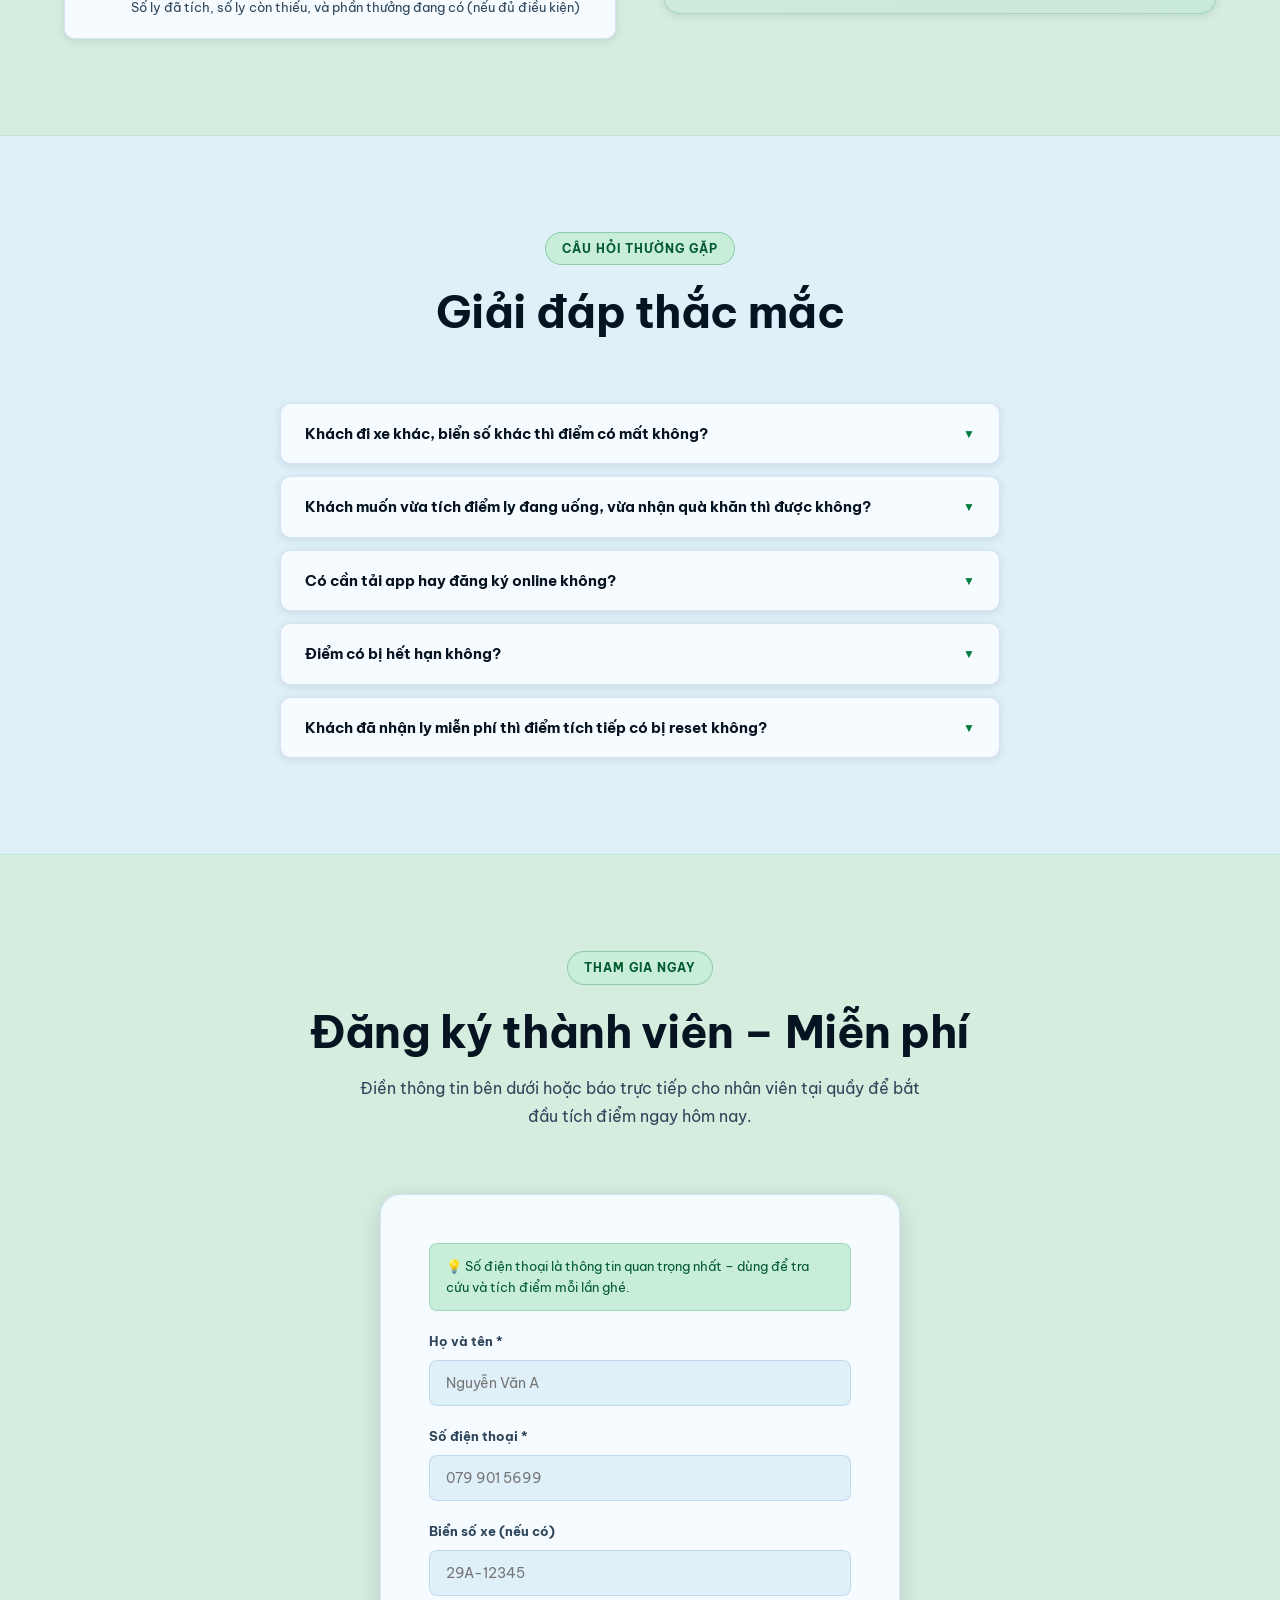
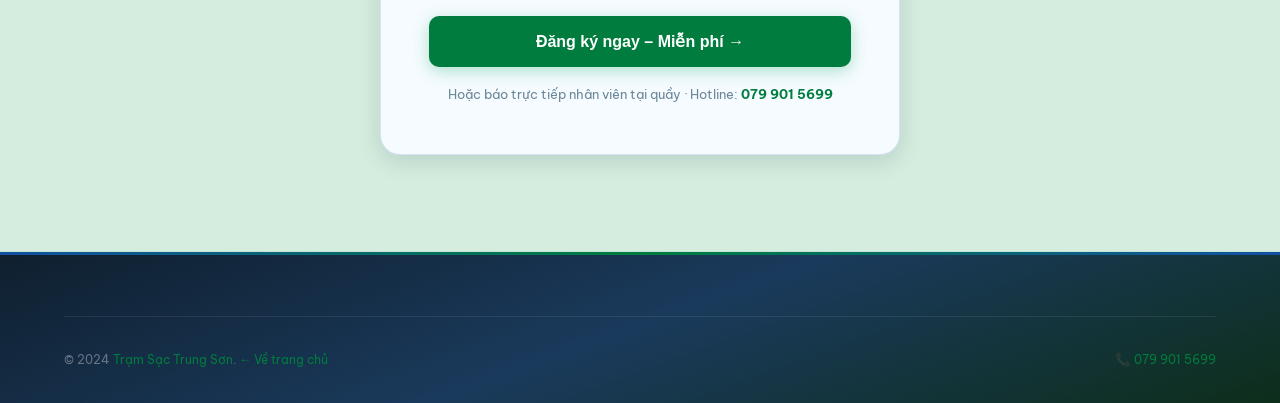
<file: loyalty.html>
<!DOCTYPE html>
<html lang="vi">
<head>
  <meta charset="UTF-8">
  <meta name="viewport" content="width=device-width, initial-scale=1.0">
  <title>Chương trình tích điểm – Trạm Sạc Trung Sơn</title>
  <link rel="preconnect" href="https://fonts.googleapis.com">
  <link href="https://fonts.googleapis.com/css2?family=Be+Vietnam+Pro:wght@400;500;600;700;800;900&display=swap" rel="stylesheet">
  <link rel="stylesheet" href="styles.css">
  <style>
    .page-hero {
      padding: 160px 0 80px;
      text-align: center;
      background: radial-gradient(ellipse 60% 50% at 50% 0%, rgba(0,125,62,0.12), transparent 60%);
      border-bottom: 1px solid var(--border-subtle);
    }

    /* HOW IT WORKS STEPS */
    .how-grid {
      display: grid;
      grid-template-columns: repeat(3, 1fr);
      gap: 24px;
    }
    .how-card {
      background: var(--bg-card);
      border: 1.5px solid var(--border-subtle);
      border-radius: var(--radius);
      padding: 32px 28px;
      text-align: center;
      box-shadow: var(--shadow-sm);
      transition: all 0.3s;
      position: relative;
    }
    .how-card:hover { transform: translateY(-4px); box-shadow: var(--shadow-md); border-color: rgba(0,125,62,0.2); }
    .how-step-num {
      width: 36px; height: 36px;
      background: var(--accent);
      color: #fff;
      border-radius: 50%;
      font-size: 0.85rem;
      font-weight: 800;
      display: flex; align-items: center; justify-content: center;
      margin: 0 auto 16px;
    }
    .how-icon { font-size: 2.4rem; margin-bottom: 14px; }
    .how-card h3 { font-size: 1rem; margin-bottom: 10px; }
    .how-card p { font-size: 0.85rem; }

    /* EARN SECTION */
    .earn-grid { display: grid; grid-template-columns: repeat(2, 1fr); gap: 20px; }
    .earn-card {
      background: var(--bg-card);
      border: 1.5px solid var(--border-subtle);
      border-radius: var(--radius);
      padding: 28px;
      display: flex;
      align-items: flex-start;
      gap: 18px;
      box-shadow: var(--shadow-sm);
      transition: all 0.3s;
    }
    .earn-card:hover { border-color: rgba(0,125,62,0.25); box-shadow: var(--shadow-md); }
    .earn-icon-wrap {
      width: 56px; height: 56px;
      background: var(--accent-light);
      border-radius: 14px;
      display: flex; align-items: center; justify-content: center;
      font-size: 1.8rem;
      flex-shrink: 0;
    }
    .earn-label { font-size: 0.78rem; color: var(--text-muted); font-weight: 600; text-transform: uppercase; letter-spacing: 0.05em; margin-bottom: 4px; }
    .earn-title { font-size: 1rem; font-weight: 700; color: var(--text-primary); margin-bottom: 6px; }
    .earn-desc { font-size: 0.85rem; color: var(--text-secondary); }

    /* REWARDS */
    .reward-grid { display: grid; grid-template-columns: repeat(3, 1fr); gap: 24px; }
    .reward-card {
      background: var(--bg-card);
      border: 1.5px solid var(--border-subtle);
      border-radius: var(--radius);
      padding: 32px 24px;
      text-align: center;
      box-shadow: var(--shadow-sm);
      transition: all 0.3s;
      position: relative;
      overflow: hidden;
    }
    .reward-card::before {
      content: '';
      position: absolute; top: 0; left: 0; right: 0; height: 3px;
      background: linear-gradient(90deg, var(--blue), var(--accent));
      transform: scaleX(0); transition: transform 0.35s;
    }
    .reward-card:hover { transform: translateY(-5px); box-shadow: var(--shadow-md); border-color: rgba(0,125,62,0.2); }
    .reward-card:hover::before { transform: scaleX(1); }
    .reward-icon { font-size: 3rem; margin-bottom: 16px; }
    .reward-icon-img {
      width: 96px;
      height: 96px;
      object-fit: cover;
      border-radius: 12px;
      margin: 0 auto 16px;
      display: block;
      box-shadow: 0 4px 12px rgba(0,0,0,0.12);
    }
    .reward-card h3 { font-size: 1rem; margin-bottom: 10px; }
    .reward-card p { font-size: 0.85rem; }
    .reward-tag {
      display: inline-block;
      margin-top: 16px;
      background: var(--accent-light);
      color: var(--accent-dark);
      border: 1.5px solid rgba(0,125,62,0.2);
      padding: 5px 14px;
      border-radius: 100px;
      font-size: 0.78rem;
      font-weight: 700;
    }

    /* CHECK POINTS */
    .check-grid { display: grid; grid-template-columns: 1fr 1fr; gap: 48px; align-items: start; }
    .check-steps { display: flex; flex-direction: column; gap: 16px; }
    .check-step {
      display: flex; gap: 16px; align-items: flex-start;
      background: var(--bg-card);
      border: 1.5px solid var(--border-subtle);
      border-radius: var(--radius-sm);
      padding: 18px 20px;
      box-shadow: var(--shadow-sm);
    }
    .check-num {
      width: 30px; height: 30px; flex-shrink: 0;
      background: var(--blue);
      color: #fff; border-radius: 50%;
      font-size: 0.8rem; font-weight: 800;
      display: flex; align-items: center; justify-content: center;
    }
    .check-step-text strong { display: block; font-size: 0.9rem; margin-bottom: 4px; color: var(--text-primary); }
    .check-step-text span { font-size: 0.82rem; color: var(--text-secondary); }
    .check-result-box {
      background: linear-gradient(145deg, var(--bg-alt), #c8e8d8);
      border: 1.5px solid rgba(0,125,62,0.2);
      border-radius: var(--radius);
      padding: 28px;
      box-shadow: var(--shadow-sm);
    }
    .check-result-box h3 { margin-bottom: 16px; }
    .result-case { display: flex; gap: 12px; align-items: flex-start; padding: 12px 0; border-bottom: 1px solid rgba(0,0,0,0.06); }
    .result-case:last-child { border-bottom: none; }
    .result-icon { font-size: 1.2rem; flex-shrink: 0; margin-top: 2px; }
    .result-case strong { display: block; font-size: 0.88rem; margin-bottom: 3px; }
    .result-case span { font-size: 0.8rem; color: var(--text-secondary); }

    /* FAQ */
    .faq-list { display: flex; flex-direction: column; gap: 12px; max-width: 720px; margin: 0 auto; }
    .faq-item {
      background: var(--bg-card);
      border: 1.5px solid var(--border-subtle);
      border-radius: var(--radius-sm);
      overflow: hidden;
      box-shadow: var(--shadow-sm);
    }
    .faq-q {
      padding: 18px 24px;
      font-weight: 700;
      font-size: 0.92rem;
      cursor: pointer;
      display: flex; justify-content: space-between; align-items: center;
      color: var(--text-primary);
      user-select: none;
      transition: background 0.2s;
    }
    .faq-q:hover { background: var(--bg-alt); }
    .faq-q .faq-arrow { font-size: 0.75rem; transition: transform 0.3s; color: var(--accent); }
    .faq-item.open .faq-q .faq-arrow { transform: rotate(180deg); }
    .faq-a {
      max-height: 0; overflow: hidden;
      transition: max-height 0.35s ease, padding 0.2s;
      padding: 0 24px;
      font-size: 0.88rem;
      color: var(--text-secondary);
      line-height: 1.75;
    }
    .faq-item.open .faq-a { max-height: 200px; padding: 0 24px 18px; }

    /* REGISTER */
    .register-form {
      background: var(--bg-card);
      border: 1.5px solid var(--border-subtle);
      border-radius: 20px;
      padding: 48px;
      max-width: 520px;
      margin: 0 auto;
      box-shadow: var(--shadow-md);
    }
    .form-group { margin-bottom: 20px; }
    .form-label { display: block; font-size: 0.82rem; font-weight: 700; color: var(--text-secondary); margin-bottom: 8px; }
    .form-input {
      width: 100%; padding: 13px 16px;
      background: var(--bg-primary);
      border: 1.5px solid var(--border-subtle);
      border-radius: 8px;
      color: var(--text-primary);
      font-size: 0.9rem; font-family: inherit;
      transition: border-color 0.2s; outline: none;
    }
    .form-input:focus { border-color: var(--accent); background: #fff; }
    .form-note {
      background: var(--accent-light);
      border: 1.5px solid rgba(0,125,62,0.2);
      border-radius: 8px;
      padding: 12px 16px;
      font-size: 0.82rem;
      color: var(--accent-dark);
      margin-bottom: 20px;
    }

    @media (max-width: 768px) {
      .how-grid, .reward-grid { grid-template-columns: 1fr; }
      .earn-grid { grid-template-columns: 1fr; }
      .check-grid { grid-template-columns: 1fr; }
    }
  </style>
</head>
<body>
<nav class="navbar" id="navbar">
  <div class="container">
    <div class="nav-inner">
      <a href="index.html" class="nav-logo">
        <img src="logo.JPG" alt="Trung Sơn Logo">
        <div class="nav-logo-text"><span>Trung Sơn</span><span>Xanh Coffee & EV Station</span></div>
      </a>
      <ul class="nav-links">
        <li><a href="index.html">Trang chủ</a></li>
        <li><a href="tram-sac.html">Trạm sạc</a></li>
        <li><a href="xanh-coffee.html">Xanh Coffee</a></li>
        <li><a href="loyalty.html" class="active">Tích điểm</a></li>
        <li><a href="uu-dai.html">Ưu đãi</a></li>
        <li><a href="blog.html">Blog</a></li>
      </ul>
      <div class="nav-cta">
        <button class="nav-btn nav-btn-outline" onclick="location.href='index.html#contact'">Xem bản đồ</button>
        <button class="nav-btn nav-btn-filled" onclick="document.getElementById('register').scrollIntoView({behavior:'smooth'})">Đăng ký ngay</button>
      </div>
      <div class="hamburger" id="hamburger"><span></span><span></span><span></span></div>
    </div>
  </div>
</nav>
<div class="mobile-menu" id="mobileMenu">
  <button class="mobile-menu-close">✕</button>
  <a href="index.html">Trang chủ</a><a href="tram-sac.html">Trạm sạc</a><a href="xanh-coffee.html">Xanh Coffee</a>
  <a href="loyalty.html">Tích điểm</a><a href="uu-dai.html">Ưu đãi</a><a href="blog.html">Blog</a>
</div>

<!-- HERO -->
<div class="page-hero">
  <div class="container">
    <span class="section-tag">Chương trình thành viên</span>
    <h1>Uống cà phê – <span class="accent">Tích ly – Nhận quà</span></h1>
    <p>Mỗi ly cà phê tại Xanh Coffee đều được ghi nhận. Tích đủ ly để nhận ly miễn phí, khăn lau xe và bình nước – hoàn toàn miễn phí.</p>
  </div>
</div>

<!-- CÁCH HOẠT ĐỘNG -->
<section>
  <div class="container">
    <div class="section-header reveal">
      <span class="section-tag">Cách hoạt động</span>
      <h2>Đơn giản – Minh bạch – Không cần app</h2>
      <p>Hệ thống quản lý bằng số điện thoại, nhân viên tra cứu ngay tại quầy cho bạn.</p>
    </div>
    <div class="how-grid stagger-children">
      <div class="how-card">
        <div class="how-step-num">1</div>
        <div class="how-icon">📱</div>
        <h3>Cung cấp số điện thoại</h3>
        <p>Khi đến gọi đồ uống hoặc sạc xe, chỉ cần cho nhân viên biết số điện thoại của bạn. Hệ thống sẽ nhận diện và tích điểm tự động.</p>
      </div>
      <div class="how-card">
        <div class="how-step-num">2</div>
        <div class="how-icon">☕</div>
        <h3>Tích ly mỗi lần ghé</h3>
        <p>Mỗi ly đồ uống bạn gọi được ghi nhận vào tài khoản. Điểm cộng dồn qua tất cả các lần ghé, không giới hạn thời gian.</p>
      </div>
      <div class="how-card">
        <div class="how-step-num">3</div>
        <div class="how-icon">🎁</div>
        <h3>Đổi quà khi đủ điều kiện</h3>
        <p>Khi tích đủ, nhân viên sẽ chủ động thông báo hoặc bạn có thể hỏi bất cứ lúc nào. Quà được trao ngay tại chỗ.</p>
      </div>
    </div>
  </div>
</section>

<!-- CÁCH TÍCH ĐIỂM -->
<section class="section-alt">
  <div class="container">
    <div class="section-header reveal">
      <span class="section-tag">Cách tích điểm</span>
      <h2>Tích điểm từ đồ uống & sạc xe</h2>
    </div>
    <div class="earn-grid stagger-children">
      <div class="earn-card">
        <div class="earn-icon-wrap">☕</div>
        <div>
          <div class="earn-label">Xanh Coffee</div>
          <div class="earn-title">Mỗi ly đồ uống = 1 điểm</div>
          <p class="earn-desc">Gọi bao nhiêu ly, tích bấy nhiêu điểm. Áp dụng toàn bộ thực đơn tại Xanh Coffee.</p>
        </div>
      </div>
      <div class="earn-card">
        <div class="earn-icon-wrap">⚡</div>
        <div>
          <div class="earn-label">Trạm sạc</div>
          <div class="earn-title">Sạc xe cũng được tích điểm</div>
          <p class="earn-desc">Mỗi lần sạc tại trạm được cộng điểm vào tài khoản, khuyến khích khách quay lại thường xuyên.</p>
        </div>
      </div>
    </div>
    <div style="background: var(--bg-card); border: 1.5px solid rgba(0,125,62,0.2); border-radius: var(--radius-sm); padding: 18px 24px; margin-top: 20px; display: flex; gap: 12px; align-items: flex-start; box-shadow: var(--shadow-sm);" class="reveal">
      <span style="font-size: 1.3rem;">💡</span>
      <div>
        <strong style="font-size: 0.88rem; color: var(--text-primary);">Ghi nhớ:</strong>
        <span style="font-size: 0.85rem; color: var(--text-secondary);">
          Hệ thống nhận diện chủ yếu qua <strong>số điện thoại</strong>. Dù bạn đi xe nào, đến một mình hay cả gia đình – chỉ cần đọc đúng số điện thoại là điểm vẫn được cộng đầy đủ.
        </span>
      </div>
    </div>
  </div>
</section>

<!-- PHẦN THƯỞNG -->
<section>
  <div class="container">
    <div class="section-header reveal">
      <span class="section-tag">Phần thưởng</span>
      <h2>Quà tặng dành cho khách thân thiết</h2>
      <p>Ba loại phần thưởng được trao trực tiếp tại quầy khi bạn tích đủ điều kiện.</p>
    </div>
    <div class="reward-grid stagger-children">
      <div class="reward-card">
        <div class="reward-icon">☕</div>
        <h3>Ly cà phê miễn phí</h3>
        <p>Tích đủ số ly theo quy định, nhận ngay 1 ly cà phê hoặc đồ uống bất kỳ miễn phí trong lần ghé tiếp theo.</p>
        <span class="reward-tag">Đổi tự động khi đủ ly</span>
      </div>
      <div class="reward-card">
        <img src="khan-lau-xe.jpeg" alt="Khăn lau xe ô tô" class="reward-icon-img">
        <h3>Khăn lau xe ô tô</h3>
        <p>Khăn microfiber 2 lớp siêu thấm – lau sạch không trầy, phù hợp mọi bề mặt xe. Quà tặng thiết thực cho mỗi tài xế.</p>
        <span class="reward-tag">25 điểm</span>
      </div>
      <div class="reward-card">
        <img src="binh-giu-nhiet.jpeg" alt="Bình giữ nhiệt" class="reward-icon-img">
        <h3>Bình giữ nhiệt</h3>
        <p>Bình inox giữ nhiệt cao cấp – giữ nóng cà phê 12 tiếng, giữ lạnh nước mát suốt hành trình dài.</p>
        <span class="reward-tag">50 điểm</span>
      </div>
    </div>
  </div>
</section>

<!-- TRA CỨU ĐIỂM -->
<section class="section-alt">
  <div class="container">
    <div class="section-header reveal">
      <span class="section-tag">Tra cứu điểm</span>
      <h2>Kiểm tra điểm tích lũy của bạn</h2>
    </div>
    <div class="check-grid">
      <div class="reveal from-left">
        <h3 style="margin-bottom: 20px;">Hỏi nhân viên tại quầy</h3>
        <p style="margin-bottom: 24px;">Bất cứ lúc nào ghé trạm, bạn có thể hỏi nhân viên để biết số điểm và phần thưởng hiện có.</p>
        <div class="check-steps">
          <div class="check-step">
            <div class="check-num">1</div>
            <div class="check-step-text">
              <strong>Cung cấp số điện thoại</strong>
              <span>Đọc số điện thoại đã đăng ký cho nhân viên</span>
            </div>
          </div>
          <div class="check-step">
            <div class="check-num">2</div>
            <div class="check-step-text">
              <strong>Hoặc cung cấp biển số xe</strong>
              <span>Nếu không nhớ SĐT, biển số xe cũng có thể dùng để tra cứu</span>
            </div>
          </div>
          <div class="check-step">
            <div class="check-num">3</div>
            <div class="check-step-text">
              <strong>Nhân viên thông báo kết quả</strong>
              <span>Số ly đã tích, số ly còn thiếu, và phần thưởng đang có (nếu đủ điều kiện)</span>
            </div>
          </div>
        </div>
      </div>
      <div class="reveal from-right">
        <div class="check-result-box">
          <h3 style="margin-bottom: 4px;">Nhân viên sẽ thông báo</h3>
          <p style="font-size: 0.82rem; margin-bottom: 16px;">3 trường hợp có thể xảy ra khi tra cứu:</p>
          <div class="result-case">
            <span class="result-icon">🆕</span>
            <div>
              <strong>Khách mới – chưa có trong hệ thống</strong>
              <span>Nhân viên mời đăng ký thành viên ngay để bắt đầu tích điểm từ lần này.</span>
            </div>
          </div>
          <div class="result-case">
            <span class="result-icon">⏳</span>
            <div>
              <strong>Chưa đủ điểm đổi quà</strong>
              <span>Thông báo số ly còn thiếu. Ví dụ: <em>"Anh còn thiếu 2 ly nữa là được tặng 1 ly ạ."</em></span>
            </div>
          </div>
          <div class="result-case">
            <span class="result-icon">🎉</span>
            <div>
              <strong>Đủ điều kiện nhận quà!</strong>
              <span>Nhân viên mời nhận ly miễn phí hoặc quà hiện vật (khăn lau xe / bình nước) ngay tại chỗ.</span>
            </div>
          </div>
        </div>
      </div>
    </div>
  </div>
</section>

<!-- FAQ -->
<section>
  <div class="container">
    <div class="section-header reveal">
      <span class="section-tag">Câu hỏi thường gặp</span>
      <h2>Giải đáp thắc mắc</h2>
    </div>
    <div class="faq-list reveal">
      <div class="faq-item">
        <div class="faq-q">
          <span>Khách đi xe khác, biển số khác thì điểm có mất không?</span>
          <span class="faq-arrow">▼</span>
        </div>
        <div class="faq-a">Không mất. Hệ thống quản lý chính theo <strong>số điện thoại</strong>. Dù đi xe nào, chỉ cần đọc đúng SĐT đã đăng ký là điểm vẫn được tích đầy đủ.</div>
      </div>
      <div class="faq-item">
        <div class="faq-q">
          <span>Khách muốn vừa tích điểm ly đang uống, vừa nhận quà khăn thì được không?</span>
          <span class="faq-arrow">▼</span>
        </div>
        <div class="faq-a">Được. Nhân viên sẽ ghi nhận trong cùng 1 lần: tích số ly đang uống <strong>và</strong> trao quà khăn lau xe cho bạn trong cùng một lượt nhập.</div>
      </div>
      <div class="faq-item">
        <div class="faq-q">
          <span>Có cần tải app hay đăng ký online không?</span>
          <span class="faq-arrow">▼</span>
        </div>
        <div class="faq-a">Không cần. Chỉ cần cung cấp số điện thoại cho nhân viên tại quầy là đủ. Hệ thống hoàn toàn được quản lý trực tiếp tại trạm.</div>
      </div>
      <div class="faq-item">
        <div class="faq-q">
          <span>Điểm có bị hết hạn không?</span>
          <span class="faq-arrow">▼</span>
        </div>
        <div class="faq-a">Điểm tích lũy <strong>không giới hạn thời gian</strong> và được cộng dồn qua tất cả các lần ghé. Bạn có thể tích dần và đổi quà bất cứ khi nào đủ điều kiện.</div>
      </div>
      <div class="faq-item">
        <div class="faq-q">
          <span>Khách đã nhận ly miễn phí thì điểm tích tiếp có bị reset không?</span>
          <span class="faq-arrow">▼</span>
        </div>
        <div class="faq-a">Không reset hoàn toàn. Hệ thống trừ đúng số điểm tương ứng với phần quà đã nhận, phần điểm còn lại (nếu có) vẫn được giữ nguyên để tiếp tục tích.</div>
      </div>
    </div>
  </div>
</section>

<!-- ĐĂNG KÝ -->
<section id="register" class="section-alt">
  <div class="container">
    <div class="section-header reveal">
      <span class="section-tag">Tham gia ngay</span>
      <h2>Đăng ký thành viên – Miễn phí</h2>
      <p>Điền thông tin bên dưới hoặc báo trực tiếp cho nhân viên tại quầy để bắt đầu tích điểm ngay hôm nay.</p>
    </div>
    <div class="register-form reveal scale-in">
      <!-- FORM ĐĂNG KÝ -->
      <form id="registerForm" action="https://formspree.io/f/xaqalrgk" method="POST" novalidate>
        <!-- Honeypot chống spam -->
        <input type="text" name="_gotcha" style="display:none">
        <input type="hidden" name="_subject" value="Đăng ký thành viên mới – Trạm Sạc Trung Sơn">

        <div class="form-note">
          💡 Số điện thoại là thông tin quan trọng nhất – dùng để tra cứu và tích điểm mỗi lần ghé.
        </div>
        <div class="form-group">
          <label class="form-label" for="reg-name">Họ và tên *</label>
          <input id="reg-name" type="text" name="ho_ten" class="form-input" placeholder="Nguyễn Văn A" required>
        </div>
        <div class="form-group">
          <label class="form-label" for="reg-phone">Số điện thoại *</label>
          <input id="reg-phone" type="tel" name="so_dien_thoai" class="form-input" placeholder="079 901 5699" required>
        </div>
        <div class="form-group">
          <label class="form-label" for="reg-plate">Biển số xe (nếu có)</label>
          <input id="reg-plate" type="text" name="bien_so_xe" class="form-input" placeholder="29A-12345">
        </div>
        <button type="submit" id="registerBtn" class="btn btn-primary" style="width: 100%; justify-content: center; padding: 16px; font-size: 1rem;">
          Đăng ký ngay – Miễn phí →
        </button>
        <p id="formError" style="display:none; text-align:center; font-size:0.82rem; margin-top:12px; color:#c0392b;">
          Vui lòng điền đầy đủ họ tên và số điện thoại.
        </p>
        <p style="text-align: center; font-size: 0.8rem; margin-top: 16px; color: var(--text-muted);">
          Hoặc báo trực tiếp nhân viên tại quầy · Hotline: <a href="tel:0799015699" style="color: var(--accent); font-weight: 700;">079 901 5699</a>
        </p>
      </form>

      <!-- THÔNG BÁO THÀNH CÔNG -->
      <div id="registerSuccess" style="display:none; text-align:center; padding: 32px 16px;">
        <div style="font-size: 3rem; margin-bottom: 16px;">🎉</div>
        <h3 style="color: var(--accent); margin-bottom: 8px;">Đăng ký thành công!</h3>
        <p style="color: var(--text-secondary); margin-bottom: 20px;">Cảm ơn bạn đã tham gia. Hãy ghé trạm và đọc số điện thoại cho nhân viên để bắt đầu tích điểm ngay hôm nay.</p>
        <a href="tel:0799015699" class="btn btn-primary" style="display:inline-flex; gap:8px;">📞 Gọi ngay: 079 901 5699</a>
      </div>
    </div>
  </div>
</section>

<footer class="footer">
  <div class="container">
    <div class="footer-bottom" style="padding-top: 32px; border-top: 1px solid rgba(255,255,255,0.08);">
      <p>© 2024 <span>Trạm Sạc Trung Sơn</span>. <a href="index.html" style="color: var(--accent);">← Về trang chủ</a></p>
      <p>📞 <a href="tel:0799015699" style="color: var(--accent);">079 901 5699</a></p>
    </div>
  </div>
</footer>

<script src="script.js"></script>
<script>
  // FAQ accordion
  document.querySelectorAll('.faq-q').forEach(q => {
    q.addEventListener('click', () => {
      const item = q.parentElement;
      const isOpen = item.classList.contains('open');
      document.querySelectorAll('.faq-item').forEach(i => i.classList.remove('open'));
      if (!isOpen) item.classList.add('open');
    });
  });

  // Formspree AJAX submit
  const form = document.getElementById('registerForm');
  if (form) {
    form.addEventListener('submit', async function(e) {
      e.preventDefault();
      const name = form.ho_ten.value.trim();
      const phone = form.so_dien_thoai.value.trim();
      const errEl = document.getElementById('formError');
      if (!name || !phone) {
        errEl.style.display = 'block';
        return;
      }
      errEl.style.display = 'none';
      const btn = document.getElementById('registerBtn');
      btn.disabled = true;
      btn.textContent = 'Đang gửi...';
      try {
        const res = await fetch(form.action, {
          method: 'POST',
          body: new FormData(form),
          headers: { 'Accept': 'application/json' }
        });
        if (res.ok) {
          form.style.display = 'none';
          document.getElementById('registerSuccess').style.display = 'block';
        } else {
          btn.disabled = false;
          btn.textContent = 'Đăng ký ngay – Miễn phí →';
          alert('Có lỗi xảy ra. Vui lòng thử lại hoặc gọi hotline 079 901 5699.');
        }
      } catch {
        btn.disabled = false;
        btn.textContent = 'Đăng ký ngay – Miễn phí →';
        alert('Không thể kết nối. Vui lòng thử lại hoặc gọi hotline 079 901 5699.');
      }
    });
  }
</script>
</body>
</html>
</file>
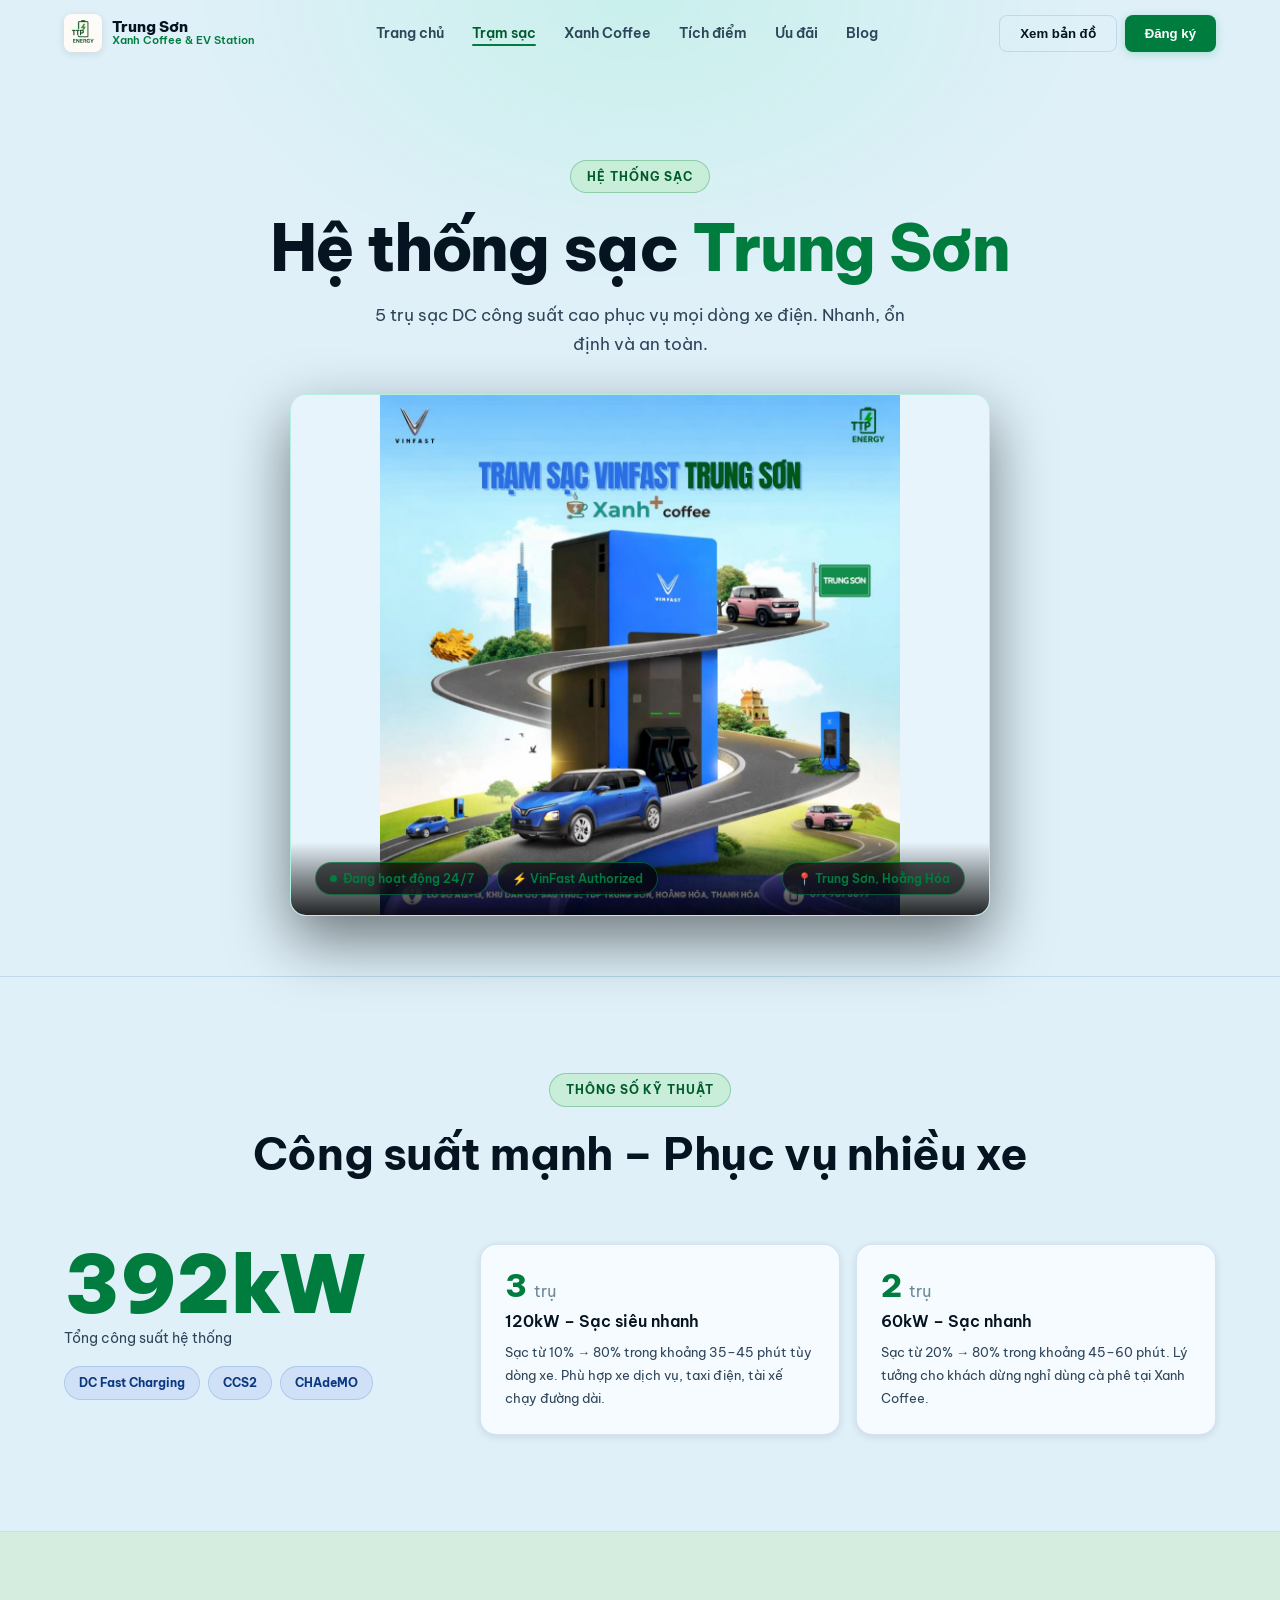
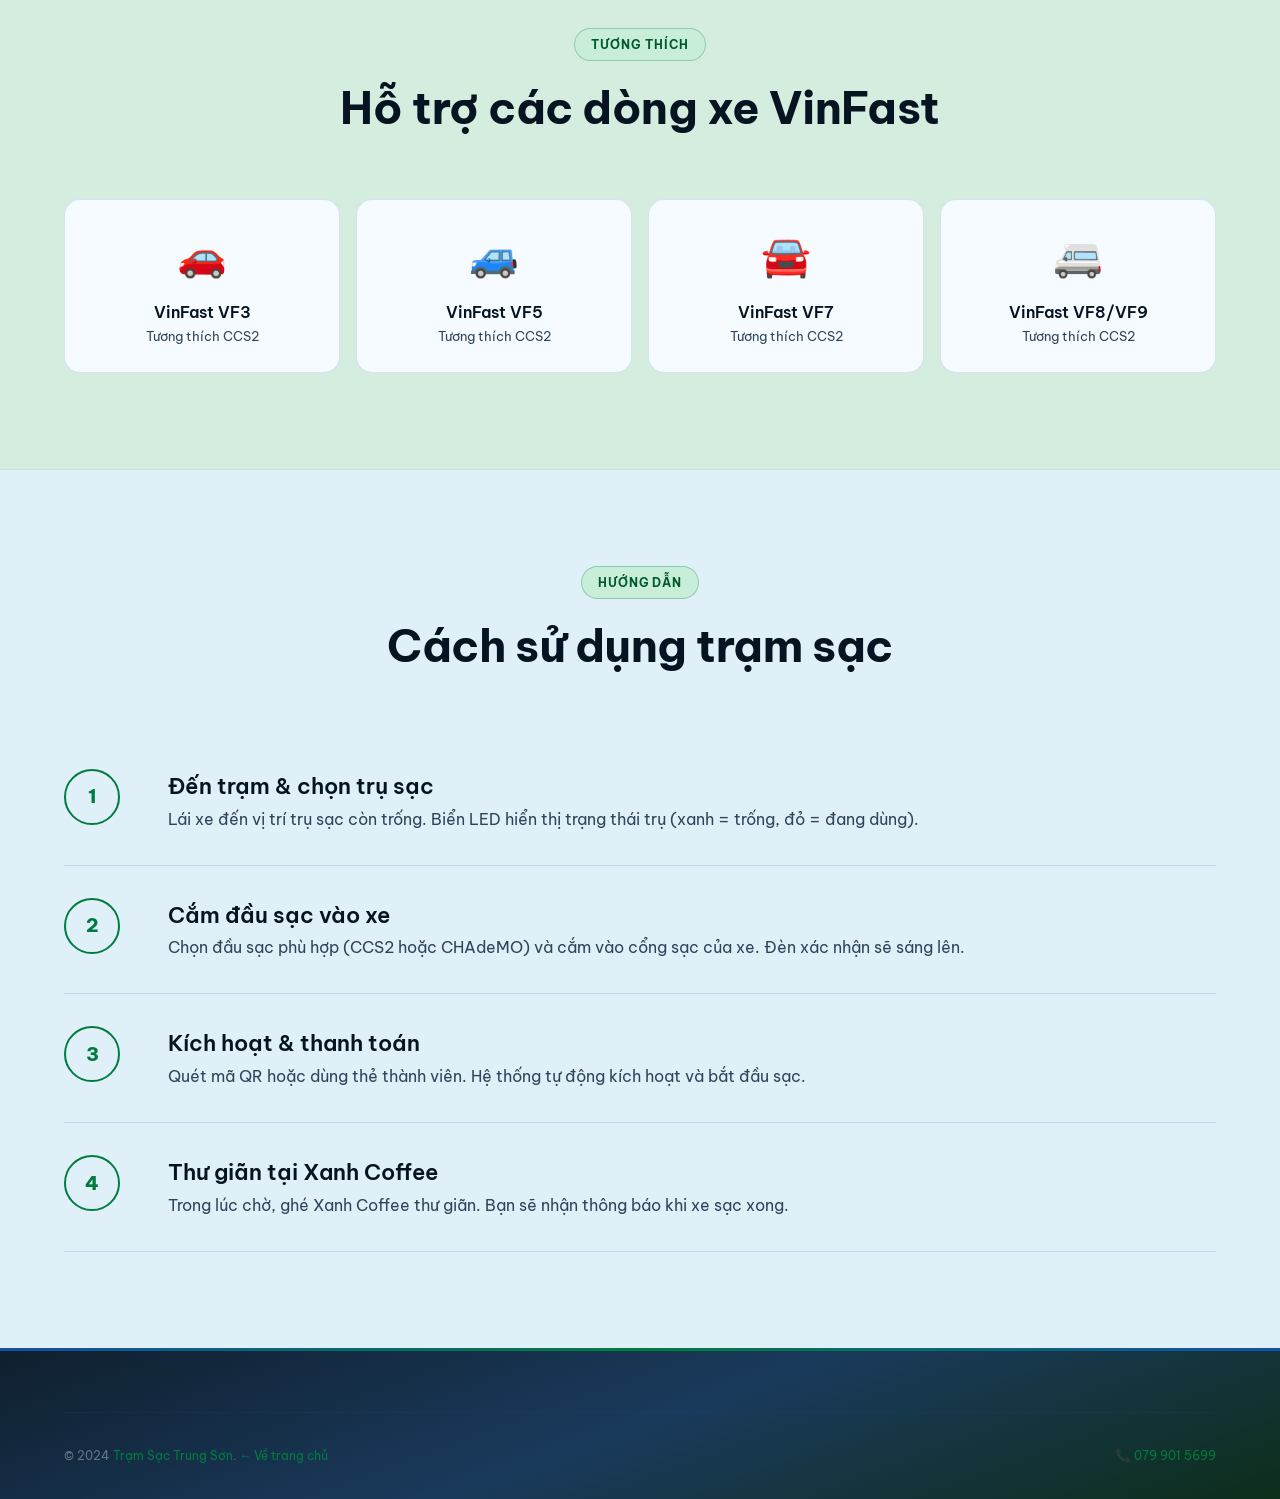
<file: tram-sac.html>
<!DOCTYPE html>
<html lang="vi">
<head>
  <meta charset="UTF-8">
  <meta name="viewport" content="width=device-width, initial-scale=1.0">
  <title>Hệ thống sạc – Trạm Sạc Trung Sơn</title>
  <link rel="preconnect" href="https://fonts.googleapis.com">
  <link href="https://fonts.googleapis.com/css2?family=Be+Vietnam+Pro:wght@400;500;600;700;800;900&display=swap" rel="stylesheet">
  <link rel="stylesheet" href="styles.css">
  <style>
    .page-hero {
      padding: 160px 0 60px;
      background: radial-gradient(ellipse 60% 50% at 50% 0%, rgba(0,240,122,0.1), transparent 60%);
      text-align: center;
      border-bottom: 1px solid var(--border-subtle);
    }
    .page-hero h1 { margin-bottom: 16px; }
    .page-hero p { max-width: 560px; margin: 0 auto; font-size: 1.05rem; }
    .station-hero-img { width: 100%; max-width: 700px; margin: 36px auto 0; border-radius: 16px; overflow: hidden; border: 1px solid rgba(0,240,122,0.2); box-shadow: 0 24px 60px rgba(0,0,0,0.5); position: relative; }
    .station-hero-img img { width: 100%; height: auto; max-height: 520px; object-fit: contain; display: block; background: #e8f4fb; }
    .station-hero-img-overlay { position: absolute; bottom: 0; left: 0; right: 0; padding: 20px 24px; background: linear-gradient(transparent, rgba(0,0,0,0.85)); display: flex; justify-content: space-between; align-items: center; }
    .station-hero-badge { display: inline-flex; align-items: center; gap: 6px; background: rgba(0,0,0,0.6); backdrop-filter: blur(8px); border: 1px solid rgba(0,240,122,0.3); padding: 6px 14px; border-radius: 100px; font-size: 0.75rem; font-weight: 600; color: var(--accent); }
    .guide-steps { display: flex; flex-direction: column; gap: 0; margin-top: 48px; }
    .guide-step {
      display: grid;
      grid-template-columns: 80px 1fr;
      gap: 24px;
      padding: 32px 0;
      border-bottom: 1px solid var(--border-subtle);
      align-items: start;
    }
    .step-num {
      width: 56px; height: 56px;
      border-radius: 50%;
      border: 2px solid var(--accent);
      display: flex; align-items: center; justify-content: center;
      font-size: 1.2rem; font-weight: 800; color: var(--accent);
    }
    .compat-grid {
      display: grid;
      grid-template-columns: repeat(4, 1fr);
      gap: 16px;
      margin-top: 48px;
    }
    .compat-card {
      background: var(--bg-card);
      border: 1px solid var(--border-subtle);
      border-radius: var(--radius);
      padding: 24px;
      text-align: center;
      transition: all 0.3s;
    }
    .compat-card:hover { border-color: var(--border); transform: translateY(-3px); }
    .compat-icon { font-size: 2.5rem; margin-bottom: 12px; }
    @media (max-width: 768px) {
      .compat-grid { grid-template-columns: repeat(2, 1fr); }
      .guide-step { grid-template-columns: 60px 1fr; }
    }
  </style>
</head>
<body>
<nav class="navbar" id="navbar">
  <div class="container">
    <div class="nav-inner">
      <a href="index.html" class="nav-logo">
        <img src="logo.JPG" alt="Trung Sơn Logo">
        <div class="nav-logo-text">
          <span>Trung Sơn</span>
          <span>Xanh Coffee & EV Station</span>
        </div>
      </a>
      <ul class="nav-links">
        <li><a href="index.html">Trang chủ</a></li>
        <li><a href="tram-sac.html" class="active">Trạm sạc</a></li>
        <li><a href="xanh-coffee.html">Xanh Coffee</a></li>
        <li><a href="loyalty.html">Tích điểm</a></li>
        <li><a href="uu-dai.html">Ưu đãi</a></li>
        <li><a href="blog.html">Blog</a></li>
      </ul>
      <div class="nav-cta">
        <button class="nav-btn nav-btn-outline" onclick="location.href='index.html#contact'">Xem bản đồ</button>
        <button class="nav-btn nav-btn-filled" onclick="location.href='loyalty.html'">Đăng ký</button>
      </div>
      <div class="hamburger" id="hamburger"><span></span><span></span><span></span></div>
    </div>
  </div>
</nav>
<div class="mobile-menu" id="mobileMenu">
  <button class="mobile-menu-close">✕</button>
  <a href="index.html">Trang chủ</a>
  <a href="tram-sac.html">Trạm sạc</a>
  <a href="xanh-coffee.html">Xanh Coffee</a>
  <a href="loyalty.html">Tích điểm</a>
  <a href="uu-dai.html">Ưu đãi</a>
  <a href="blog.html">Blog</a>
</div>

<div class="page-hero">
  <div class="container">
    <span class="section-tag">Hệ thống sạc</span>
    <h1>Hệ thống sạc <span class="accent">Trung Sơn</span></h1>
    <p>5 trụ sạc DC công suất cao phục vụ mọi dòng xe điện. Nhanh, ổn định và an toàn.</p>
    <div class="station-hero-img">
      <img src="1.jpg" alt="Trạm Sạc VinFast Trung Sơn – Xanh Coffee">
      <div class="station-hero-img-overlay">
        <div style="display: flex; gap: 8px; flex-wrap: wrap;">
          <span class="station-hero-badge"><span style="width:7px;height:7px;background:var(--accent);border-radius:50%;display:inline-block;animation:pulse-dot 2s infinite"></span> Đang hoạt động 24/7</span>
          <span class="station-hero-badge">⚡ VinFast Authorized</span>
        </div>
        <span class="station-hero-badge">📍 Trung Sơn, Hoằng Hóa</span>
      </div>
    </div>
  </div>
</div>

<section>
  <div class="container">
    <div class="section-header reveal">
      <span class="section-tag">Thông số kỹ thuật</span>
      <h2>Công suất mạnh – Phục vụ nhiều xe</h2>
    </div>
    <div class="specs-grid">
      <div class="specs-left reveal">
        <span class="spec-big-num" data-count="480" data-suffix="kW">0kW</span>
        <span class="spec-big-label">Tổng công suất hệ thống</span>
        <div class="specs-tags" style="margin-top: 16px;">
          <span class="spec-tag">DC Fast Charging</span>
          <span class="spec-tag">CCS2</span>
          <span class="spec-tag">CHAdeMO</span>
        </div>
      </div>
      <div class="specs-cards">
        <div class="spec-card reveal" data-delay="0">
          <span class="spec-card-num">3 <span class="spec-card-kw">trụ</span></span>
          <h4>120kW – Sạc siêu nhanh</h4>
          <p>Sạc từ 10% → 80% trong khoảng 35–45 phút tùy dòng xe. Phù hợp xe dịch vụ, taxi điện, tài xế chạy đường dài.</p>
        </div>
        <div class="spec-card reveal" data-delay="120">
          <span class="spec-card-num">2 <span class="spec-card-kw">trụ</span></span>
          <h4>60kW – Sạc nhanh</h4>
          <p>Sạc từ 20% → 80% trong khoảng 45–60 phút. Lý tưởng cho khách dừng nghỉ dùng cà phê tại Xanh Coffee.</p>
        </div>
      </div>
    </div>
  </div>
</section>

<section class="section-alt">
  <div class="container">
    <div class="section-header reveal">
      <span class="section-tag">Tương thích</span>
      <h2>Hỗ trợ các dòng xe VinFast</h2>
    </div>
    <div class="compat-grid stagger-children" style="grid-template-columns: repeat(4, 1fr);">
      <div class="compat-card">
        <div class="compat-icon">🚗</div>
        <h4>VinFast VF3</h4>
        <p style="font-size:0.8rem;">Tương thích CCS2</p>
      </div>
      <div class="compat-card">
        <div class="compat-icon">🚙</div>
        <h4>VinFast VF5</h4>
        <p style="font-size:0.8rem;">Tương thích CCS2</p>
      </div>
      <div class="compat-card">
        <div class="compat-icon">🚘</div>
        <h4>VinFast VF7</h4>
        <p style="font-size:0.8rem;">Tương thích CCS2</p>
      </div>
      <div class="compat-card">
        <div class="compat-icon">🚐</div>
        <h4>VinFast VF8/VF9</h4>
        <p style="font-size:0.8rem;">Tương thích CCS2</p>
      </div>
    </div>
  </div>
</section>

<section>
  <div class="container">
    <div class="section-header reveal">
      <span class="section-tag">Hướng dẫn</span>
      <h2>Cách sử dụng trạm sạc</h2>
    </div>
    <div class="guide-steps">
      <div class="guide-step reveal">
        <div class="step-num">1</div>
        <div>
          <h3>Đến trạm & chọn trụ sạc</h3>
          <p>Lái xe đến vị trí trụ sạc còn trống. Biển LED hiển thị trạng thái trụ (xanh = trống, đỏ = đang dùng).</p>
        </div>
      </div>
      <div class="guide-step reveal">
        <div class="step-num">2</div>
        <div>
          <h3>Cắm đầu sạc vào xe</h3>
          <p>Chọn đầu sạc phù hợp (CCS2 hoặc CHAdeMO) và cắm vào cổng sạc của xe. Đèn xác nhận sẽ sáng lên.</p>
        </div>
      </div>
      <div class="guide-step reveal">
        <div class="step-num">3</div>
        <div>
          <h3>Kích hoạt & thanh toán</h3>
          <p>Quét mã QR hoặc dùng thẻ thành viên. Hệ thống tự động kích hoạt và bắt đầu sạc.</p>
        </div>
      </div>
      <div class="guide-step reveal">
        <div class="step-num">4</div>
        <div>
          <h3>Thư giãn tại Xanh Coffee</h3>
          <p>Trong lúc chờ, ghé Xanh Coffee thư giãn. Bạn sẽ nhận thông báo khi xe sạc xong.</p>
        </div>
      </div>
    </div>
  </div>
</section>

<footer class="footer">
  <div class="container">
    <div class="footer-bottom" style="padding-top: 32px; border-top: 1px solid var(--border-subtle);">
      <p>© 2024 <span>Trạm Sạc Trung Sơn</span>. <a href="index.html" style="color: var(--accent);">← Về trang chủ</a></p>
      <p>📞 <a href="tel:0799015699" style="color: var(--accent);">079 901 5699</a></p>
    </div>
  </div>
</footer>
<script src="script.js"></script>
</body>
</html>
</file>
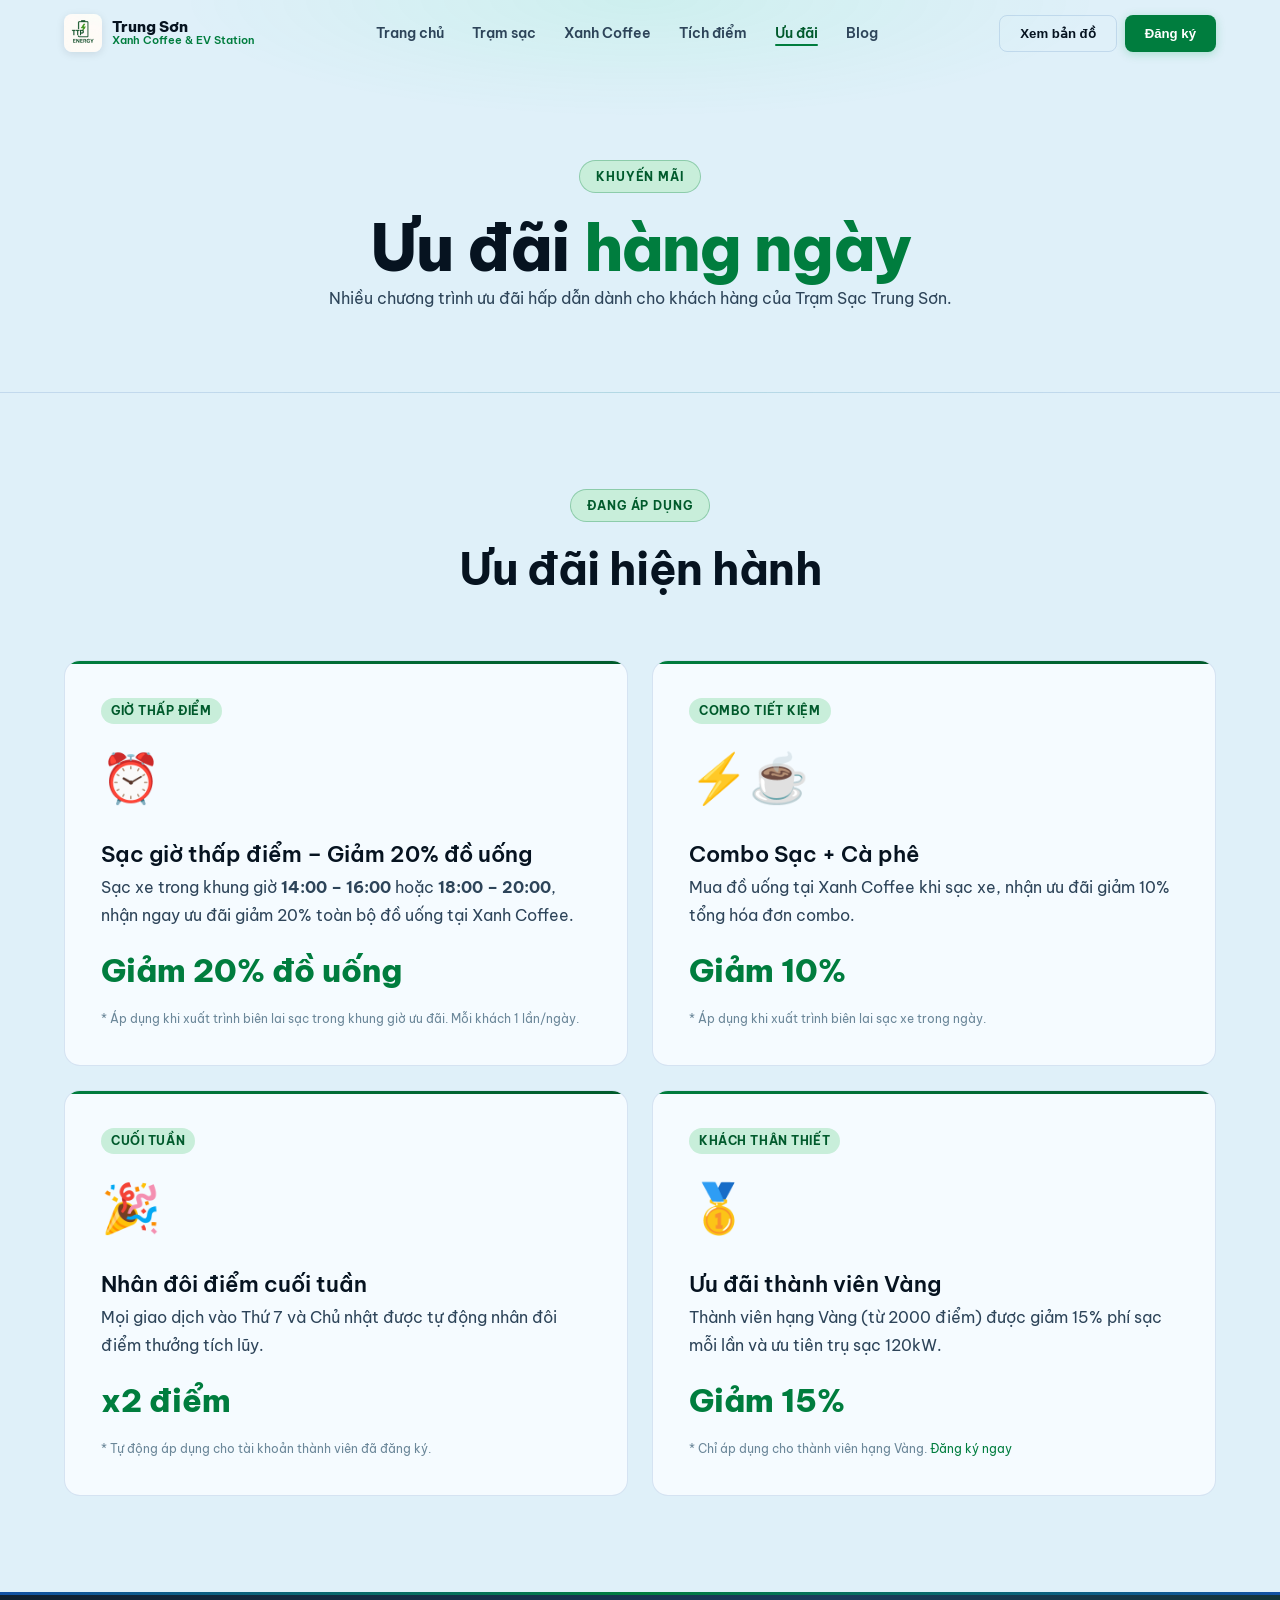
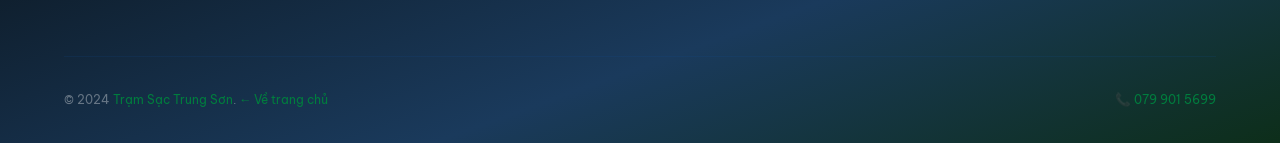
<file: uu-dai.html>
<!DOCTYPE html>
<html lang="vi">
<head>
  <meta charset="UTF-8">
  <meta name="viewport" content="width=device-width, initial-scale=1.0">
  <title>Ưu đãi – Trạm Sạc Trung Sơn</title>
  <link rel="preconnect" href="https://fonts.googleapis.com">
  <link href="https://fonts.googleapis.com/css2?family=Be+Vietnam+Pro:wght@400;500;600;700;800;900&display=swap" rel="stylesheet">
  <link rel="stylesheet" href="styles.css">
  <style>
    .page-hero { padding: 160px 0 80px; text-align: center; background: radial-gradient(ellipse 60% 50% at 50% 0%, rgba(0,230,118,0.08), transparent 60%); border-bottom: 1px solid var(--border-subtle); }
    .promo-full-grid { display: grid; grid-template-columns: repeat(2, 1fr); gap: 24px; }
    .promo-big-card { background: var(--bg-card); border: 1px solid var(--border-subtle); border-radius: var(--radius); padding: 36px; position: relative; overflow: hidden; transition: all 0.3s; }
    .promo-big-card::before { content: ''; position: absolute; top: 0; left: 0; width: 100%; height: 3px; background: linear-gradient(90deg, var(--accent), var(--accent-dark)); }
    .promo-big-card:hover { border-color: var(--border); transform: translateY(-4px); }
    .promo-big-card .promo-icon { font-size: 3rem; margin-bottom: 20px; }
    .promo-big-card .promo-value { font-size: 2rem; font-weight: 800; color: var(--accent); margin-top: 16px; }
    .promo-terms { font-size: 0.75rem; color: var(--text-muted); margin-top: 12px; }
    @media (max-width: 768px) { .promo-full-grid { grid-template-columns: 1fr; } }
  </style>
</head>
<body>
<nav class="navbar" id="navbar">
  <div class="container">
    <div class="nav-inner">
      <a href="index.html" class="nav-logo">
        <img src="logo.JPG" alt="Logo">
        <div class="nav-logo-text"><span>Trung Sơn</span><span>Xanh Coffee & EV Station</span></div>
      </a>
      <ul class="nav-links">
        <li><a href="index.html">Trang chủ</a></li><li><a href="tram-sac.html">Trạm sạc</a></li>
        <li><a href="xanh-coffee.html">Xanh Coffee</a></li><li><a href="loyalty.html">Tích điểm</a></li>
        <li><a href="uu-dai.html" class="active">Ưu đãi</a></li><li><a href="blog.html">Blog</a></li>
      </ul>
      <div class="nav-cta">
        <button class="nav-btn nav-btn-outline" onclick="location.href='index.html#contact'">Xem bản đồ</button>
        <button class="nav-btn nav-btn-filled" onclick="location.href='loyalty.html'">Đăng ký</button>
      </div>
      <div class="hamburger" id="hamburger"><span></span><span></span><span></span></div>
    </div>
  </div>
</nav>
<div class="mobile-menu" id="mobileMenu">
  <button class="mobile-menu-close">✕</button>
  <a href="index.html">Trang chủ</a><a href="tram-sac.html">Trạm sạc</a><a href="xanh-coffee.html">Xanh Coffee</a>
  <a href="loyalty.html">Tích điểm</a><a href="uu-dai.html">Ưu đãi</a><a href="blog.html">Blog</a>
</div>

<div class="page-hero">
  <div class="container">
    <span class="section-tag">Khuyến mãi</span>
    <h1>Ưu đãi <span class="accent">hàng ngày</span></h1>
    <p>Nhiều chương trình ưu đãi hấp dẫn dành cho khách hàng của Trạm Sạc Trung Sơn.</p>
  </div>
</div>

<section>
  <div class="container">
    <div class="section-header reveal">
      <span class="section-tag">Đang áp dụng</span>
      <h2>Ưu đãi hiện hành</h2>
    </div>
    <div class="promo-full-grid stagger-children">
      <div class="promo-big-card">
        <div class="promo-badge">Giờ thấp điểm</div>
        <div class="promo-icon">⏰</div>
        <h3>Sạc giờ thấp điểm – Giảm 20% đồ uống</h3>
        <p>Sạc xe trong khung giờ <strong>14:00 – 16:00</strong> hoặc <strong>18:00 – 20:00</strong>, nhận ngay ưu đãi giảm 20% toàn bộ đồ uống tại Xanh Coffee.</p>
        <div class="promo-value">Giảm 20% đồ uống</div>
        <p class="promo-terms">* Áp dụng khi xuất trình biên lai sạc trong khung giờ ưu đãi. Mỗi khách 1 lần/ngày.</p>
      </div>
      <div class="promo-big-card">
        <div class="promo-badge">Combo tiết kiệm</div>
        <div class="promo-icon">⚡☕</div>
        <h3>Combo Sạc + Cà phê</h3>
        <p>Mua đồ uống tại Xanh Coffee khi sạc xe, nhận ưu đãi giảm 10% tổng hóa đơn combo.</p>
        <div class="promo-value">Giảm 10%</div>
        <p class="promo-terms">* Áp dụng khi xuất trình biên lai sạc xe trong ngày.</p>
      </div>
      <div class="promo-big-card">
        <div class="promo-badge">Cuối tuần</div>
        <div class="promo-icon">🎉</div>
        <h3>Nhân đôi điểm cuối tuần</h3>
        <p>Mọi giao dịch vào Thứ 7 và Chủ nhật được tự động nhân đôi điểm thưởng tích lũy.</p>
        <div class="promo-value">x2 điểm</div>
        <p class="promo-terms">* Tự động áp dụng cho tài khoản thành viên đã đăng ký.</p>
      </div>
      <div class="promo-big-card">
        <div class="promo-badge">Khách thân thiết</div>
        <div class="promo-icon">🥇</div>
        <h3>Ưu đãi thành viên Vàng</h3>
        <p>Thành viên hạng Vàng (từ 2000 điểm) được giảm 15% phí sạc mỗi lần và ưu tiên trụ sạc 120kW.</p>
        <div class="promo-value">Giảm 15%</div>
        <p class="promo-terms">* Chỉ áp dụng cho thành viên hạng Vàng. <a href="loyalty.html" style="color: var(--accent);">Đăng ký ngay</a></p>
      </div>
    </div>
  </div>
</section>

<footer class="footer">
  <div class="container">
    <div class="footer-bottom" style="padding-top: 32px; border-top: 1px solid var(--border-subtle);">
      <p>© 2024 <span>Trạm Sạc Trung Sơn</span>. <a href="index.html" style="color: var(--accent);">← Về trang chủ</a></p>
      <p>📞 <a href="tel:0799015699" style="color: var(--accent);">079 901 5699</a></p>
    </div>
  </div>
</footer>
<script src="script.js"></script>
</body>
</html>
</file>
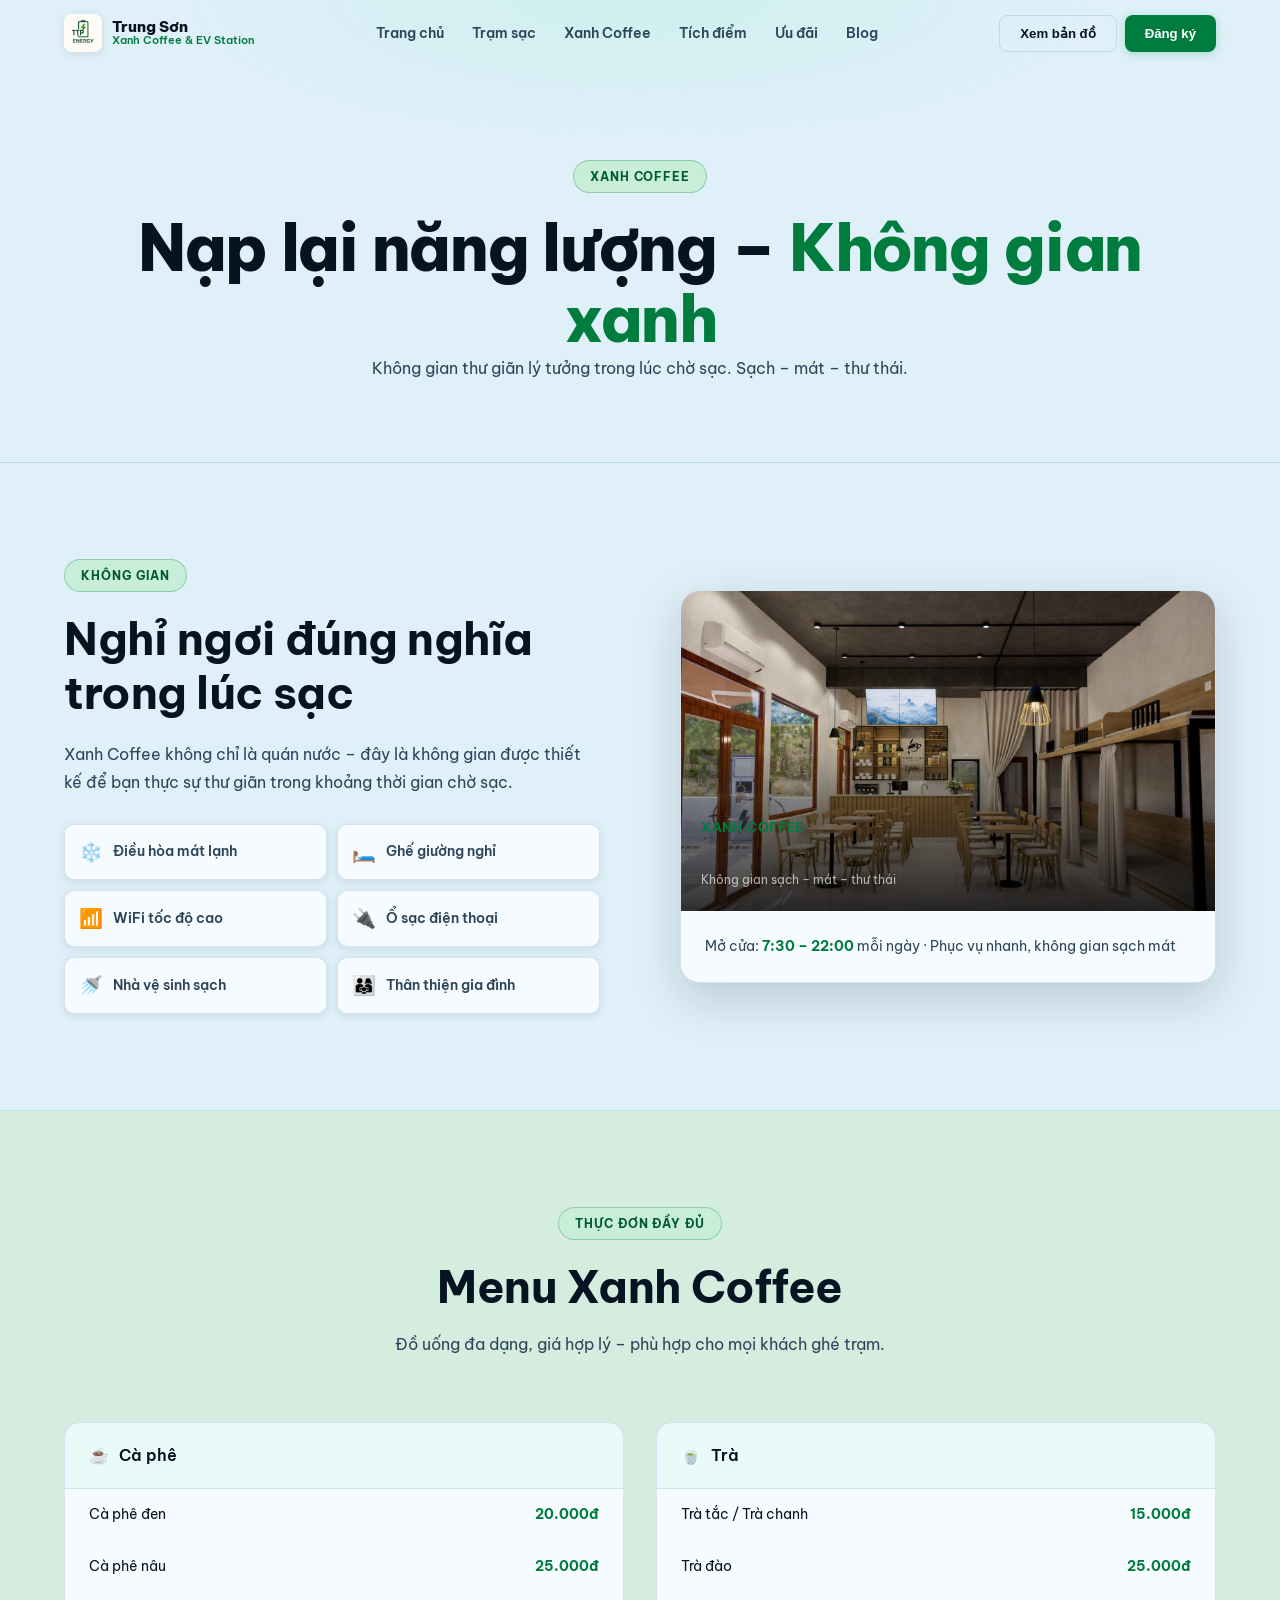
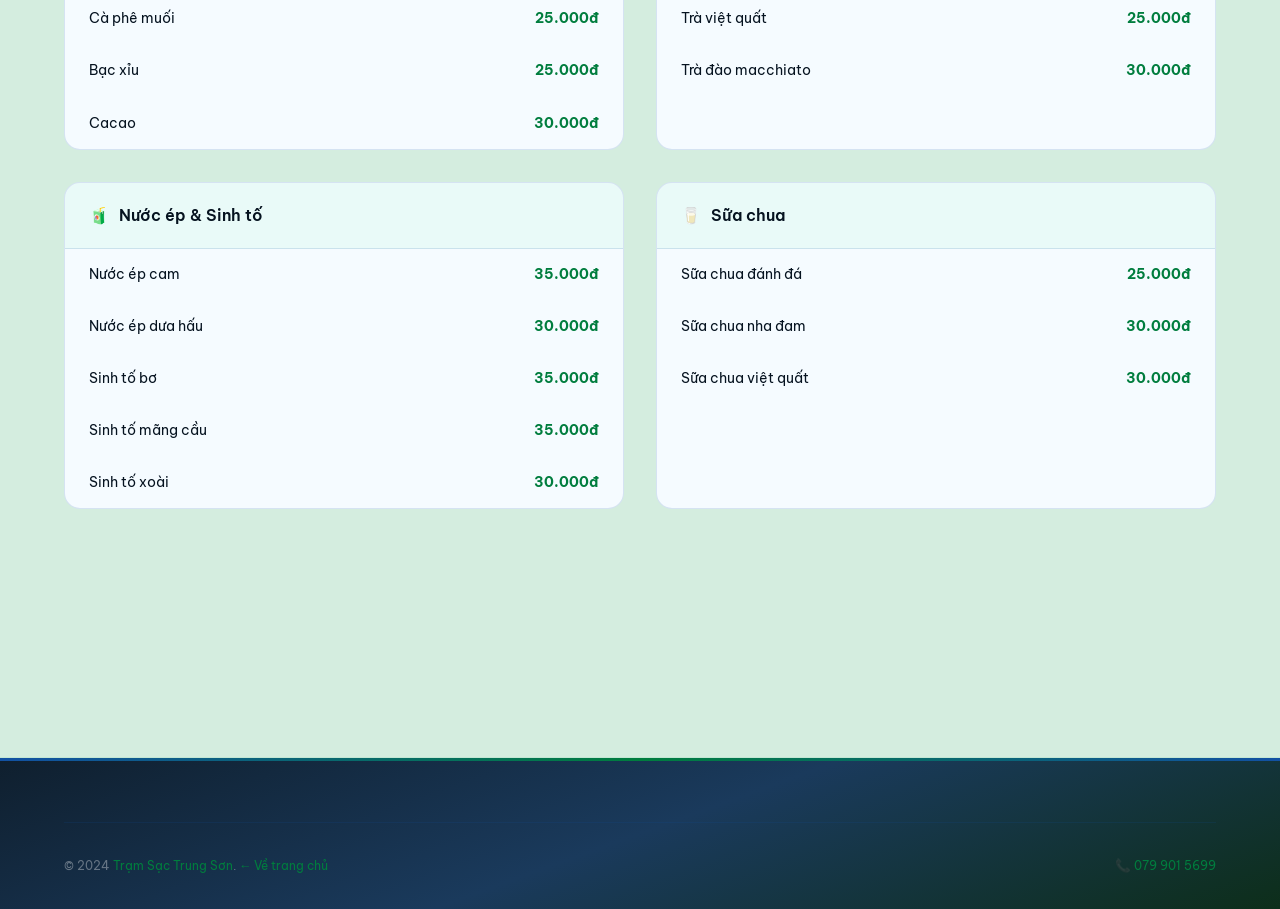
<file: xanh-coffee.html>
<!DOCTYPE html>
<html lang="vi">
<head>
  <meta charset="UTF-8">
  <meta name="viewport" content="width=device-width, initial-scale=1.0">
  <title>Xanh Coffee – Trạm Sạc Trung Sơn</title>
  <link rel="preconnect" href="https://fonts.googleapis.com">
  <link href="https://fonts.googleapis.com/css2?family=Be+Vietnam+Pro:wght@400;500;600;700;800;900&display=swap" rel="stylesheet">
  <link rel="stylesheet" href="styles.css">
  <style>
    .page-hero { padding: 160px 0 80px; text-align: center; background: radial-gradient(ellipse 60% 50% at 50% 0%, rgba(0,230,118,0.08), transparent 60%); border-bottom: 1px solid var(--border-subtle); }
    .full-menu { display: grid; grid-template-columns: repeat(2, 1fr); gap: 32px; }
    .menu-section-block { background: var(--bg-card); border: 1px solid var(--border-subtle); border-radius: var(--radius); overflow: hidden; }
    .menu-section-header { padding: 20px 24px; background: rgba(0,230,118,0.05); border-bottom: 1px solid var(--border-subtle); display: flex; align-items: center; gap: 10px; }
    .menu-section-header h3 { font-size: 1rem; }
    .menu-row { display: flex; justify-content: space-between; align-items: center; padding: 14px 24px; border-bottom: 1px solid rgba(255,255,255,0.03); }
    .menu-row:last-child { border-bottom: none; }
    .menu-row-name { font-size: 0.9rem; }
    .menu-row-price { color: var(--accent); font-weight: 700; font-size: 0.9rem; white-space: nowrap; }
    @media (max-width: 768px) { .full-menu { grid-template-columns: 1fr; } }
  </style>
</head>
<body>
<nav class="navbar" id="navbar">
  <div class="container">
    <div class="nav-inner">
      <a href="index.html" class="nav-logo">
        <img src="logo.JPG" alt="Trung Sơn Logo">
        <div class="nav-logo-text"><span>Trung Sơn</span><span>Xanh Coffee & EV Station</span></div>
      </a>
      <ul class="nav-links">
        <li><a href="index.html">Trang chủ</a></li>
        <li><a href="tram-sac.html">Trạm sạc</a></li>
        <li><a href="xanh-coffee.html" class="active">Xanh Coffee</a></li>
        <li><a href="loyalty.html">Tích điểm</a></li>
        <li><a href="uu-dai.html">Ưu đãi</a></li>
        <li><a href="blog.html">Blog</a></li>
      </ul>
      <div class="nav-cta">
        <button class="nav-btn nav-btn-outline" onclick="location.href='index.html#contact'">Xem bản đồ</button>
        <button class="nav-btn nav-btn-filled" onclick="location.href='loyalty.html'">Đăng ký</button>
      </div>
      <div class="hamburger" id="hamburger"><span></span><span></span><span></span></div>
    </div>
  </div>
</nav>
<div class="mobile-menu" id="mobileMenu">
  <button class="mobile-menu-close">✕</button>
  <a href="index.html">Trang chủ</a><a href="tram-sac.html">Trạm sạc</a><a href="xanh-coffee.html">Xanh Coffee</a>
  <a href="loyalty.html">Tích điểm</a><a href="uu-dai.html">Ưu đãi</a><a href="blog.html">Blog</a>
</div>

<div class="page-hero">
  <div class="container">
    <span class="section-tag">Xanh Coffee</span>
    <h1>Nạp lại năng lượng – <span class="accent">Không gian xanh</span></h1>
    <p>Không gian thư giãn lý tưởng trong lúc chờ sạc. Sạch – mát – thư thái.</p>
  </div>
</div>

<section>
  <div class="container">
    <div class="coffee-grid">
      <div class="coffee-content reveal from-left">
        <span class="section-tag">Không gian</span>
        <h2>Nghỉ ngơi đúng nghĩa trong lúc sạc</h2>
        <p>Xanh Coffee không chỉ là quán nước – đây là không gian được thiết kế để bạn thực sự thư giãn trong khoảng thời gian chờ sạc.</p>
        <div class="coffee-perks" style="margin-top: 28px;">
          <div class="perk-item"><span class="perk-icon">❄️</span><span>Điều hòa mát lạnh</span></div>
          <div class="perk-item"><span class="perk-icon">🛏️</span><span>Ghế giường nghỉ</span></div>
          <div class="perk-item"><span class="perk-icon">📶</span><span>WiFi tốc độ cao</span></div>
          <div class="perk-item"><span class="perk-icon">🔌</span><span>Ổ sạc điện thoại</span></div>
          <div class="perk-item"><span class="perk-icon">🚿</span><span>Nhà vệ sinh sạch</span></div>
          <div class="perk-item"><span class="perk-icon">👨‍👩‍👧</span><span>Thân thiện gia đình</span></div>
        </div>
      </div>
      <div class="coffee-visual reveal from-right">
        <div class="coffee-card-main">
          <div class="coffee-img-placeholder" style="height: 320px; padding: 0; overflow: hidden;">
            <img src="2.jpg" alt="Không gian Xanh Coffee" style="width:100%; height:100%; object-fit:cover; display:block;">
            <div style="position:absolute; bottom:0; left:0; right:0; padding: 20px; background: linear-gradient(transparent, rgba(0,0,0,0.8));">
              <span style="font-size: 0.8rem; color: var(--accent); font-weight: 700; letter-spacing: 0.05em;">XANH COFFEE</span>
              <p style="font-size: 0.72rem; color: rgba(255,255,255,0.65); margin-top: 3px;">Không gian sạch – mát – thư thái</p>
            </div>
          </div>
          <div class="coffee-card-content">
            <p style="font-size: 0.85rem;">Mở cửa: <strong style="color: var(--accent);">7:30 – 22:00</strong> mỗi ngày · Phục vụ nhanh, không gian sạch mát</p>
          </div>
        </div>
      </div>
    </div>
  </div>
</section>

<section class="section-alt" id="full-menu">
  <div class="container">
    <div class="section-header reveal">
      <span class="section-tag">Thực đơn đầy đủ</span>
      <h2>Menu Xanh Coffee</h2>
      <p>Đồ uống đa dạng, giá hợp lý – phù hợp cho mọi khách ghé trạm.</p>
    </div>
    <div class="full-menu stagger-children">
      <div class="menu-section-block">
        <div class="menu-section-header"><span>☕</span><h3>Cà phê</h3></div>
        <div class="menu-row"><span class="menu-row-name">Cà phê đen</span><span class="menu-row-price">20.000đ</span></div>
        <div class="menu-row"><span class="menu-row-name">Cà phê nâu</span><span class="menu-row-price">25.000đ</span></div>
        <div class="menu-row"><span class="menu-row-name">Cà phê muối</span><span class="menu-row-price">25.000đ</span></div>
        <div class="menu-row"><span class="menu-row-name">Bạc xỉu</span><span class="menu-row-price">25.000đ</span></div>
        <div class="menu-row"><span class="menu-row-name">Cacao</span><span class="menu-row-price">30.000đ</span></div>
      </div>
      <div class="menu-section-block">
        <div class="menu-section-header"><span>🍵</span><h3>Trà</h3></div>
        <div class="menu-row"><span class="menu-row-name">Trà tắc / Trà chanh</span><span class="menu-row-price">15.000đ</span></div>
        <div class="menu-row"><span class="menu-row-name">Trà đào</span><span class="menu-row-price">25.000đ</span></div>
        <div class="menu-row"><span class="menu-row-name">Trà việt quất</span><span class="menu-row-price">25.000đ</span></div>
        <div class="menu-row"><span class="menu-row-name">Trà đào macchiato</span><span class="menu-row-price">30.000đ</span></div>
      </div>
      <div class="menu-section-block">
        <div class="menu-section-header"><span>🧃</span><h3>Nước ép & Sinh tố</h3></div>
        <div class="menu-row"><span class="menu-row-name">Nước ép cam</span><span class="menu-row-price">35.000đ</span></div>
        <div class="menu-row"><span class="menu-row-name">Nước ép dưa hấu</span><span class="menu-row-price">30.000đ</span></div>
        <div class="menu-row"><span class="menu-row-name">Sinh tố bơ</span><span class="menu-row-price">35.000đ</span></div>
        <div class="menu-row"><span class="menu-row-name">Sinh tố mãng cầu</span><span class="menu-row-price">35.000đ</span></div>
        <div class="menu-row"><span class="menu-row-name">Sinh tố xoài</span><span class="menu-row-price">30.000đ</span></div>
      </div>
      <div class="menu-section-block">
        <div class="menu-section-header"><span>🥛</span><h3>Sữa chua</h3></div>
        <div class="menu-row"><span class="menu-row-name">Sữa chua đánh đá</span><span class="menu-row-price">25.000đ</span></div>
        <div class="menu-row"><span class="menu-row-name">Sữa chua nha đam</span><span class="menu-row-price">30.000đ</span></div>
        <div class="menu-row"><span class="menu-row-name">Sữa chua việt quất</span><span class="menu-row-price">30.000đ</span></div>
      </div>
      <div class="menu-section-block">
        <div class="menu-section-header"><span>🥥</span><h3>Nước giải khát</h3></div>
        <div class="menu-row"><span class="menu-row-name">Dừa tươi</span><span class="menu-row-price">30.000đ</span></div>
      </div>
    </div>
  </div>
</section>

<footer class="footer">
  <div class="container">
    <div class="footer-bottom" style="padding-top: 32px; border-top: 1px solid var(--border-subtle);">
      <p>© 2024 <span>Trạm Sạc Trung Sơn</span>. <a href="index.html" style="color: var(--accent);">← Về trang chủ</a></p>
      <p>📞 <a href="tel:0799015699" style="color: var(--accent);">079 901 5699</a></p>
    </div>
  </div>
</footer>
<script src="script.js"></script>
</body>
</html>
</file>
<file: styles.css>
/* ===== RESET & BASE ===== */
*, *::before, *::after { box-sizing: border-box; margin: 0; padding: 0; }

:root {
  /* === PALETTE – 1.jpg tones, slightly deepened for contrast === */
  --bg-primary: #dff0f9;          /* deeper sky blue */
  --bg-card: #f5fbff;             /* near-white with sky tint */
  --bg-alt: #d4eddf;              /* deeper mint green */
  --bg-hero: linear-gradient(160deg, #9fd8f0 0%, #b8e8cc 50%, #d8f2e5 100%);

  --accent: #007d3e;              /* deep grass green */
  --accent-dark: #005a2c;
  --accent-light: #c8eeda;
  --accent-glow: rgba(0, 125, 62, 0.2);

  --blue: #1251a3;                /* deeper VinFast blue */
  --blue-light: #cfe0f7;
  --blue-dark: #0b3880;

  --text-primary: #061320;        /* near-black navy */
  --text-secondary: #2d4459;      /* darker slate */
  --text-muted: #6b8799;

  --border: rgba(0, 125, 62, 0.22);
  --border-subtle: rgba(18, 81, 163, 0.14);
  --shadow-sm: 0 2px 8px rgba(6,19,32,0.10);
  --shadow-md: 0 6px 24px rgba(6,19,32,0.13);
  --shadow-lg: 0 16px 48px rgba(6,19,32,0.17);

  --max-w: 1200px;
  --radius: 16px;
  --radius-sm: 10px;
}

html { scroll-behavior: smooth; font-size: 16px; }

body {
  background: var(--bg-primary);
  color: var(--text-primary);
  font-family: 'Be Vietnam Pro', 'Inter', -apple-system, sans-serif;
  line-height: 1.6;
  overflow-x: hidden;
}

img { max-width: 100%; display: block; }
a { text-decoration: none; color: inherit; }
ul { list-style: none; }

/* ===== SCROLLBAR ===== */
::-webkit-scrollbar { width: 6px; }
::-webkit-scrollbar-track { background: #e8f4fb; }
::-webkit-scrollbar-thumb { background: var(--accent); border-radius: 3px; }

/* ===== TYPOGRAPHY ===== */
h1 { font-size: clamp(2.4rem, 5vw, 4.2rem); font-weight: 800; line-height: 1.1; letter-spacing: -0.02em; color: var(--text-primary); }
h2 { font-size: clamp(1.8rem, 3.5vw, 2.8rem); font-weight: 700; line-height: 1.2; letter-spacing: -0.01em; color: var(--text-primary); }
h3 { font-size: clamp(1.1rem, 2vw, 1.4rem); font-weight: 600; color: var(--text-primary); }
h4 { font-size: 1rem; font-weight: 600; color: var(--text-primary); }
p { color: var(--text-secondary); font-size: 1rem; line-height: 1.75; }

.accent { color: var(--accent); }
.blue { color: var(--blue); }

.section-tag {
  display: inline-block;
  background: var(--accent-light);
  color: var(--accent-dark);
  border: 1.5px solid rgba(0,125,62,0.3);
  padding: 6px 16px;
  border-radius: 100px;
  font-size: 0.75rem;
  font-weight: 700;
  letter-spacing: 0.08em;
  text-transform: uppercase;
  margin-bottom: 20px;
}

/* ===== CONTAINER ===== */
.container { max-width: var(--max-w); margin: 0 auto; padding: 0 24px; }

/* ===== BUTTONS ===== */
.btn {
  display: inline-flex;
  align-items: center;
  gap: 8px;
  padding: 14px 28px;
  border-radius: var(--radius-sm);
  font-size: 0.9rem;
  font-weight: 700;
  cursor: pointer;
  border: none;
  transition: all 0.25s ease;
  white-space: nowrap;
}
.btn-primary {
  background: var(--accent);
  color: #fff;
  box-shadow: 0 4px 16px rgba(0,168,85,0.3);
}
.btn-primary:hover {
  background: var(--accent-dark);
  transform: translateY(-2px);
  box-shadow: 0 8px 28px rgba(0,168,85,0.4);
}
.btn-outline {
  background: #fff;
  color: var(--text-primary);
  border: 1.5px solid var(--border-subtle);
  box-shadow: var(--shadow-sm);
}
.btn-outline:hover {
  border-color: var(--accent);
  color: var(--accent);
  transform: translateY(-2px);
  box-shadow: var(--shadow-md);
}
.btn-blue {
  background: var(--blue);
  color: #fff;
  box-shadow: 0 4px 16px rgba(21,101,192,0.25);
}
.btn-blue:hover {
  background: var(--blue-dark);
  transform: translateY(-2px);
}
.btn-group { display: flex; gap: 12px; flex-wrap: wrap; }

/* ===== NAVBAR ===== */
.navbar {
  position: fixed;
  top: 0; left: 0; right: 0;
  z-index: 1000;
  padding: 14px 0;
  transition: all 0.3s ease;
  border-bottom: 1px solid transparent;
}
.navbar.scrolled {
  background: rgba(215, 238, 252, 0.96);
  backdrop-filter: blur(20px);
  border-bottom-color: rgba(18,81,163,0.18);
  box-shadow: 0 2px 20px rgba(6,19,32,0.12);
}
.nav-inner {
  display: flex;
  align-items: center;
  justify-content: space-between;
}
.nav-logo {
  display: flex;
  align-items: center;
  gap: 10px;
}
.nav-logo img {
  height: 38px;
  width: auto;
  border-radius: 8px;
  box-shadow: var(--shadow-sm);
}
.nav-logo-text { display: flex; flex-direction: column; line-height: 1.1; }
.nav-logo-text span:first-child { font-size: 0.95rem; font-weight: 800; color: var(--text-primary); }
.nav-logo-text span:last-child { font-size: 0.68rem; color: var(--accent); font-weight: 600; }

.nav-links { display: flex; align-items: center; gap: 28px; }
.nav-links a {
  font-size: 0.875rem;
  font-weight: 600;
  color: var(--text-secondary);
  transition: color 0.2s;
  position: relative;
}
.nav-links a::after {
  content: '';
  position: absolute;
  bottom: -4px; left: 0; right: 0;
  height: 2px;
  background: var(--accent);
  border-radius: 2px;
  transform: scaleX(0);
  transition: transform 0.2s;
}
.nav-links a:hover, .nav-links a.active { color: var(--accent-dark); }
.nav-links a:hover::after, .nav-links a.active::after { transform: scaleX(1); }

.nav-cta { display: flex; gap: 8px; }
.nav-btn {
  padding: 10px 20px;
  border-radius: 8px;
  font-size: 0.825rem;
  font-weight: 700;
  cursor: pointer;
  border: none;
  transition: all 0.2s;
}
.nav-btn-outline {
  background: transparent;
  color: var(--text-primary);
  border: 1.5px solid var(--border-subtle);
}
.nav-btn-outline:hover { border-color: var(--accent); color: var(--accent); }
.nav-btn-filled {
  background: var(--accent);
  color: #fff;
  box-shadow: 0 2px 10px rgba(0,168,85,0.25);
}
.nav-btn-filled:hover { background: var(--accent-dark); }

.hamburger { display: none; flex-direction: column; gap: 5px; cursor: pointer; padding: 4px; }
.hamburger span { display: block; width: 24px; height: 2px; background: var(--text-primary); border-radius: 2px; transition: all 0.3s; }

/* ===== HERO ===== */
.hero {
  min-height: 100vh;
  display: flex;
  align-items: center;
  position: relative;
  overflow: hidden;
  padding-top: 90px;
  background: var(--bg-hero);
}
.hero-bg {
  position: absolute;
  inset: 0;
  background:
    radial-gradient(ellipse 50% 60% at 75% 30%, rgba(80,170,220,0.45) 0%, transparent 65%),
    radial-gradient(ellipse 40% 40% at 20% 70%, rgba(60,160,90,0.28) 0%, transparent 55%),
    radial-gradient(ellipse 30% 30% at 90% 80%, rgba(18,81,163,0.14) 0%, transparent 50%);
}
.hero-grid-overlay {
  position: absolute;
  inset: 0;
  background-image:
    linear-gradient(rgba(21,101,192,0.04) 1px, transparent 1px),
    linear-gradient(90deg, rgba(21,101,192,0.04) 1px, transparent 1px);
  background-size: 64px 64px;
  mask-image: radial-gradient(ellipse at center, black 30%, transparent 80%);
}
/* Decorative clouds */
.hero::before {
  content: '';
  position: absolute;
  top: 15%; right: 5%;
  width: 180px; height: 60px;
  background: rgba(255,255,255,0.6);
  border-radius: 50px;
  filter: blur(12px);
  pointer-events: none;
}
.hero::after {
  content: '';
  position: absolute;
  top: 25%; right: 12%;
  width: 120px; height: 40px;
  background: rgba(255,255,255,0.5);
  border-radius: 50px;
  filter: blur(10px);
  pointer-events: none;
}

.hero-inner {
  display: grid;
  grid-template-columns: 1fr 1fr;
  gap: 64px;
  align-items: center;
  position: relative;
  z-index: 1;
  width: 100%;
}

.hero-badge {
  display: inline-flex;
  align-items: center;
  gap: 8px;
  background: rgba(255,255,255,0.75);
  backdrop-filter: blur(8px);
  border: 1.5px solid rgba(0,168,85,0.3);
  padding: 8px 16px;
  border-radius: 100px;
  font-size: 0.8rem;
  font-weight: 600;
  color: var(--accent-dark);
  margin-bottom: 24px;
  box-shadow: var(--shadow-sm);
}
.hero-badge-dot {
  width: 7px; height: 7px;
  background: var(--accent);
  border-radius: 50%;
  animation: pulse-dot 2s infinite;
}
@keyframes pulse-dot {
  0%, 100% { opacity: 1; transform: scale(1); }
  50% { opacity: 0.4; transform: scale(0.75); }
}
.hero-title { margin-bottom: 20px; }
.hero-title .line { display: block; }
.hero-title .highlight { color: var(--accent); }
.hero-title .highlight-blue { color: var(--blue); }

.hero-sub {
  font-size: 1.05rem;
  color: var(--text-secondary);
  line-height: 1.8;
  margin-bottom: 36px;
  max-width: 480px;
}
.hero-stats {
  display: flex;
  gap: 32px;
  margin-top: 40px;
  padding-top: 28px;
  border-top: 1.5px solid rgba(21,101,192,0.12);
}
.hero-stat-num { display: block; font-size: 1.8rem; font-weight: 800; color: var(--accent); line-height: 1; }
.hero-stat-label { display: block; font-size: 0.73rem; color: var(--text-muted); margin-top: 4px; font-weight: 500; }

/* Hero Visual */
.hero-visual { position: relative; }
.hero-img-wrap {
  position: relative;
  border-radius: 24px;
  overflow: hidden;
  border: 2px solid rgba(255,255,255,0.8);
  box-shadow: var(--shadow-lg), 0 0 0 1px rgba(21,101,192,0.08);
}
.hero-station-img {
  width: 100%;
  height: 400px;
  object-fit: cover;
  display: block;
  transition: transform 0.6s ease;
}
.hero-img-wrap:hover .hero-station-img { transform: scale(1.03); }
.hero-img-overlay {
  position: absolute;
  inset: 0;
  background: linear-gradient(180deg, rgba(255,255,255,0.05) 0%, transparent 40%, rgba(0,0,0,0.35) 100%);
  display: flex;
  align-items: flex-end;
  padding: 20px;
}
.hero-live-badge {
  display: inline-flex;
  align-items: center;
  gap: 6px;
  background: rgba(255,255,255,0.92);
  backdrop-filter: blur(8px);
  border: 1.5px solid rgba(0,168,85,0.3);
  padding: 7px 14px;
  border-radius: 100px;
  font-size: 0.78rem;
  font-weight: 700;
  color: var(--accent-dark);
  box-shadow: var(--shadow-sm);
}

.hero-float-card {
  position: absolute;
  background: rgba(255,255,255,0.92);
  backdrop-filter: blur(12px);
  border: 1.5px solid rgba(255,255,255,0.9);
  border-radius: 14px;
  padding: 14px 18px;
  display: flex;
  align-items: center;
  gap: 10px;
  animation: float 4s ease-in-out infinite;
  box-shadow: var(--shadow-md);
}
.hero-float-card.card-1 { top: -18px; right: -18px; animation-delay: 0s; }
.hero-float-card.card-2 { bottom: 28px; left: -28px; animation-delay: 1.5s; }
@keyframes float {
  0%, 100% { transform: translateY(0); }
  50% { transform: translateY(-10px); }
}
.float-icon { font-size: 1.4rem; }
.float-text strong { display: block; font-size: 0.88rem; font-weight: 700; color: var(--text-primary); }
.float-text span { font-size: 0.72rem; color: var(--text-muted); }

/* ===== SECTIONS GENERAL ===== */
section { padding: 96px 0; }
.section-alt {
  background: var(--bg-alt);
  border-top: 1px solid rgba(0,168,85,0.08);
  border-bottom: 1px solid rgba(0,168,85,0.08);
}
.section-header { text-align: center; margin-bottom: 64px; }
.section-header p { max-width: 560px; margin: 16px auto 0; }

/* ===== SCROLL ANIMATIONS ===== */
.reveal {
  opacity: 0;
  transform: translateY(36px);
  transition: opacity 0.7s ease, transform 0.7s ease;
}
.reveal.from-left { transform: translateX(-40px); }
.reveal.from-right { transform: translateX(40px); }
.reveal.scale-in { transform: scale(0.92); }
.reveal.visible { opacity: 1; transform: none; }

/* ===== VALUES SECTION ===== */
.values-grid { display: grid; grid-template-columns: repeat(3, 1fr); gap: 24px; }
.value-card {
  background: var(--bg-card);
  border: 1.5px solid var(--border-subtle);
  border-radius: var(--radius);
  padding: 36px 32px;
  transition: all 0.3s ease;
  position: relative;
  overflow: hidden;
  box-shadow: var(--shadow-sm);
}
.value-card::before {
  content: '';
  position: absolute;
  top: 0; left: 0; right: 0;
  height: 3px;
  background: linear-gradient(90deg, var(--blue), var(--accent));
  transform: scaleX(0);
  transition: transform 0.4s ease;
}
.value-card:hover { border-color: rgba(0,168,85,0.2); transform: translateY(-5px); box-shadow: var(--shadow-md); }
.value-card:hover::before { transform: scaleX(1); }
.value-icon { font-size: 2.4rem; margin-bottom: 20px; display: block; }
.value-card h3 { margin-bottom: 12px; }
.value-card p { font-size: 0.9rem; }

/* ===== INTRO SECTION ===== */
.intro-grid { display: grid; grid-template-columns: 1fr 1fr; gap: 80px; align-items: center; }
.intro-content .section-tag { margin-bottom: 20px; }
.intro-content h2 { margin-bottom: 20px; }
.intro-features { margin-top: 32px; display: flex; flex-direction: column; gap: 14px; }
.intro-feature {
  display: flex;
  align-items: flex-start;
  gap: 14px;
  padding: 14px 16px;
  background: var(--bg-card);
  border-radius: 10px;
  border: 1.5px solid var(--border-subtle);
  box-shadow: var(--shadow-sm);
  transition: all 0.2s;
}
.intro-feature:hover { border-color: rgba(0,168,85,0.2); box-shadow: var(--shadow-md); }
.feature-icon {
  width: 40px; height: 40px;
  background: var(--accent-light);
  border-radius: 10px;
  display: flex; align-items: center; justify-content: center;
  font-size: 1.1rem; flex-shrink: 0;
}
.feature-text strong { display: block; font-size: 0.9rem; margin-bottom: 2px; color: var(--text-primary); }
.feature-text span { font-size: 0.82rem; color: var(--text-muted); }

.intro-visual { position: relative; }
.station-mockup {
  background: var(--bg-card);
  border: 1.5px solid var(--border-subtle);
  border-radius: 20px;
  overflow: hidden;
  box-shadow: var(--shadow-lg);
}
.station-info-row { display: grid; grid-template-columns: repeat(3, 1fr); gap: 12px; padding: 20px; background: var(--bg-card); }
.station-info-item { text-align: center; padding: 12px; background: var(--bg-alt); border-radius: 10px; border: 1.5px solid rgba(0,168,85,0.12); }
.station-info-item strong { display: block; color: var(--accent); font-size: 1.1rem; font-weight: 800; }
.station-info-item span { font-size: 0.72rem; color: var(--text-muted); font-weight: 500; }

/* ===== CHARGING SPECS ===== */
.specs-grid { display: grid; grid-template-columns: 1fr 2fr; gap: 48px; align-items: start; }
.spec-big-num { font-size: 5rem; font-weight: 900; color: var(--accent); line-height: 1; display: block; }
.spec-big-label { font-size: 0.85rem; color: var(--text-secondary); display: block; margin-top: 4px; }
.specs-tags { display: flex; flex-wrap: wrap; gap: 8px; margin-top: 20px; }
.spec-tag {
  background: var(--blue-light);
  border: 1.5px solid rgba(21,101,192,0.18);
  color: var(--blue-dark);
  padding: 6px 14px;
  border-radius: 100px;
  font-size: 0.78rem;
  font-weight: 700;
}
.specs-cards { display: grid; grid-template-columns: repeat(2, 1fr); gap: 16px; }
.spec-card {
  background: var(--bg-card);
  border: 1.5px solid var(--border-subtle);
  border-radius: var(--radius);
  padding: 24px;
  transition: all 0.3s;
  box-shadow: var(--shadow-sm);
}
.spec-card:hover { border-color: rgba(0,168,85,0.2); box-shadow: var(--shadow-md); transform: translateY(-2px); }
.spec-card-num { font-size: 2rem; font-weight: 800; color: var(--accent); display: block; line-height: 1; }
.spec-card-kw { font-size: 1rem; font-weight: 400; color: var(--text-muted); }
.spec-card h4 { margin: 8px 0 6px; }
.spec-card p { font-size: 0.82rem; }
.specs-features { display: flex; gap: 16px; flex-wrap: wrap; }
.spec-feature { display: flex; align-items: center; gap: 8px; color: var(--text-secondary); font-size: 0.875rem; }
.spec-feature-dot { width: 6px; height: 6px; background: var(--accent); border-radius: 50%; flex-shrink: 0; }

/* ===== COFFEE SECTION ===== */
.coffee-grid { display: grid; grid-template-columns: 1fr 1fr; gap: 80px; align-items: center; }
.coffee-visual { position: relative; }
.coffee-card-main {
  background: var(--bg-card);
  border: 1.5px solid var(--border-subtle);
  border-radius: 20px;
  overflow: hidden;
  box-shadow: var(--shadow-lg);
}
.coffee-img-placeholder {
  height: 260px;
  background: linear-gradient(135deg, #c8e9f8, #ddf3e8);
  display: flex;
  align-items: center;
  justify-content: center;
  font-size: 5rem;
  position: relative;
}
.coffee-card-content { padding: 24px; background: var(--bg-card); }
.coffee-amenity-list { display: flex; flex-direction: column; gap: 10px; }
.amenity-item { display: flex; align-items: center; gap: 10px; font-size: 0.875rem; color: var(--text-secondary); }
.amenity-check {
  width: 22px; height: 22px;
  background: var(--accent-light);
  border-radius: 50%;
  display: flex; align-items: center; justify-content: center;
  color: var(--accent-dark); font-size: 0.72rem; font-weight: 700; flex-shrink: 0;
}
.coffee-content .section-tag { margin-bottom: 20px; }
.coffee-content h2 { margin-bottom: 20px; }
.coffee-perks { display: grid; grid-template-columns: repeat(2, 1fr); gap: 10px; margin-top: 28px; }
.perk-item {
  display: flex;
  align-items: center;
  gap: 10px;
  padding: 12px 14px;
  background: var(--bg-card);
  border: 1.5px solid var(--border-subtle);
  border-radius: 10px;
  font-size: 0.85rem;
  font-weight: 600;
  color: var(--text-secondary);
  box-shadow: var(--shadow-sm);
  transition: all 0.2s;
}
.perk-item:hover { border-color: rgba(0,168,85,0.25); color: var(--accent-dark); }
.perk-icon { font-size: 1.2rem; }

/* ===== MENU SECTION ===== */
.menu-tabs { display: flex; justify-content: center; gap: 8px; margin-bottom: 48px; flex-wrap: wrap; }
.menu-tab {
  padding: 10px 22px;
  border-radius: 100px;
  font-size: 0.85rem;
  font-weight: 700;
  cursor: pointer;
  border: 1.5px solid var(--border-subtle);
  background: var(--bg-card);
  color: var(--text-secondary);
  transition: all 0.2s;
  box-shadow: var(--shadow-sm);
}
.menu-tab.active, .menu-tab:hover {
  background: var(--accent);
  border-color: var(--accent);
  color: #fff;
  box-shadow: 0 4px 16px rgba(0,168,85,0.25);
}
.menu-grid { display: grid; grid-template-columns: repeat(4, 1fr); gap: 16px; }
.menu-category { display: none; grid-column: 1 / -1; }
.menu-category.active { display: contents; }
.menu-item-card {
  background: var(--bg-card);
  border: 1.5px solid var(--border-subtle);
  border-radius: var(--radius);
  padding: 20px;
  transition: all 0.3s;
  cursor: pointer;
  box-shadow: var(--shadow-sm);
}
.menu-item-card:hover { border-color: rgba(0,168,85,0.25); transform: translateY(-3px); box-shadow: var(--shadow-md); }
.menu-item-emoji { font-size: 2rem; margin-bottom: 12px; }
.menu-item-name { font-size: 0.9rem; font-weight: 600; margin-bottom: 6px; color: var(--text-primary); }
.menu-item-price { color: var(--accent-dark); font-weight: 800; font-size: 0.95rem; }

/* ===== LOYALTY SECTION ===== */
.loyalty-inner { display: grid; grid-template-columns: 1fr 1fr; gap: 80px; align-items: center; }
.loyalty-card {
  background: linear-gradient(145deg, #b8dfc8, #c2e8d4, #b8d8f0);
  border: 1.5px solid rgba(0,125,62,0.28);
  border-radius: 20px;
  padding: 40px;
  position: relative;
  overflow: hidden;
  box-shadow: var(--shadow-md);
}
.loyalty-card::after {
  content: '';
  position: absolute;
  bottom: -60px; right: -60px;
  width: 200px; height: 200px;
  background: radial-gradient(circle, rgba(0,168,85,0.1), transparent);
  border-radius: 50%;
}
.loyalty-points-display { text-align: center; margin-bottom: 32px; }
.loyalty-circle {
  width: 120px; height: 120px;
  border-radius: 50%;
  border: 3px solid var(--accent);
  display: flex; flex-direction: column; align-items: center; justify-content: center;
  margin: 0 auto 16px;
  background: rgba(255,255,255,0.7);
  position: relative;
  box-shadow: 0 4px 20px rgba(0,168,85,0.2);
}
.loyalty-circle::before {
  content: '';
  position: absolute; inset: -8px;
  border-radius: 50%;
  border: 1px solid rgba(0,168,85,0.2);
}
.loyalty-num { font-size: 2.5rem; font-weight: 900; color: var(--accent); line-height: 1; }
.loyalty-sub { font-size: 0.7rem; color: var(--text-muted); }
.loyalty-tiers { display: flex; flex-direction: column; gap: 10px; }
.tier-item {
  display: flex; align-items: center; justify-content: space-between;
  padding: 14px 18px;
  background: rgba(255,255,255,0.7);
  border-radius: 10px;
  border: 1.5px solid rgba(255,255,255,0.9);
  box-shadow: var(--shadow-sm);
}
.tier-left { display: flex; align-items: center; gap: 10px; }
.tier-icon { font-size: 1.2rem; }
.tier-name { font-size: 0.9rem; font-weight: 700; color: var(--text-primary); }
.tier-req { font-size: 0.75rem; color: var(--text-muted); }
.tier-badge { padding: 4px 10px; border-radius: 100px; font-size: 0.72rem; font-weight: 700; }
.tier-badge.bronze { background: rgba(205,127,50,0.15); color: #b45309; border: 1px solid rgba(205,127,50,0.3); }
.tier-badge.silver { background: rgba(100,116,139,0.12); color: #475569; border: 1px solid rgba(100,116,139,0.25); }
.tier-badge.gold { background: rgba(234,179,8,0.15); color: #a16207; border: 1px solid rgba(234,179,8,0.3); }

.loyalty-content h2 { margin-bottom: 20px; }
.loyalty-benefits { display: flex; flex-direction: column; gap: 16px; margin-top: 28px; }
.benefit-item { display: flex; align-items: flex-start; gap: 14px; }
.benefit-icon {
  width: 38px; height: 38px;
  background: var(--accent-light);
  border-radius: 10px;
  display: flex; align-items: center; justify-content: center;
  font-size: 1rem; flex-shrink: 0;
}
.benefit-text strong { display: block; font-size: 0.9rem; margin-bottom: 2px; color: var(--text-primary); }
.benefit-text span { font-size: 0.82rem; color: var(--text-muted); }

/* ===== PROMOTIONS SECTION ===== */
.promo-grid { display: grid; grid-template-columns: repeat(3, 1fr); gap: 24px; }
.promo-card {
  background: var(--bg-card);
  border: 1.5px solid var(--border-subtle);
  border-radius: var(--radius);
  padding: 32px;
  position: relative;
  overflow: hidden;
  transition: all 0.3s;
  box-shadow: var(--shadow-sm);
}
.promo-card:hover { border-color: rgba(0,168,85,0.2); transform: translateY(-5px); box-shadow: var(--shadow-md); }
.promo-card::before {
  content: '';
  position: absolute;
  top: 0; left: 0;
  width: 100%; height: 3px;
  background: linear-gradient(90deg, var(--blue), var(--accent));
}
.promo-badge {
  display: inline-block;
  background: var(--accent-light);
  color: var(--accent-dark);
  padding: 4px 10px;
  border-radius: 100px;
  font-size: 0.72rem;
  font-weight: 700;
  text-transform: uppercase;
  letter-spacing: 0.05em;
  margin-bottom: 16px;
}
.promo-icon { font-size: 2.5rem; margin-bottom: 16px; }
.promo-card h3 { margin-bottom: 10px; }
.promo-card p { font-size: 0.85rem; }
.promo-value { margin-top: 20px; font-size: 1.5rem; font-weight: 800; color: var(--accent); }

/* ===== TESTIMONIALS ===== */
.testimonials-grid { display: grid; grid-template-columns: repeat(3, 1fr); gap: 24px; }
.testimonial-card {
  background: var(--bg-card);
  border: 1.5px solid var(--border-subtle);
  border-radius: var(--radius);
  padding: 28px;
  transition: all 0.3s;
  box-shadow: var(--shadow-sm);
}
.testimonial-card:hover { border-color: rgba(0,168,85,0.2); box-shadow: var(--shadow-md); }
.stars { color: #f59e0b; font-size: 0.9rem; margin-bottom: 14px; }
.testimonial-text { font-size: 0.9rem; color: var(--text-secondary); line-height: 1.7; margin-bottom: 20px; font-style: italic; }
.testimonial-author { display: flex; align-items: center; gap: 10px; }
.author-avatar {
  width: 38px; height: 38px; border-radius: 50%;
  display: flex; align-items: center; justify-content: center;
  font-size: 0.9rem; font-weight: 800; color: #fff; flex-shrink: 0;
}
.author-name { font-size: 0.875rem; font-weight: 700; color: var(--text-primary); }
.author-detail { font-size: 0.75rem; color: var(--text-muted); }

/* ===== CTA BANNER ===== */
.cta-banner {
  background: linear-gradient(135deg, #1565c0 0%, #0d47a1 40%, #00695c 100%);
  border-radius: 24px;
  padding: 80px 60px;
  text-align: center;
  position: relative;
  overflow: hidden;
  margin: 80px 0;
  box-shadow: 0 20px 60px rgba(21,101,192,0.3);
}
.cta-banner::before {
  content: '';
  position: absolute;
  top: -80px; left: 50%;
  transform: translateX(-50%);
  width: 500px; height: 250px;
  background: radial-gradient(ellipse, rgba(255,255,255,0.12), transparent);
}
.cta-banner::after {
  content: '';
  position: absolute;
  bottom: -60px; right: -60px;
  width: 250px; height: 250px;
  background: radial-gradient(circle, rgba(0,168,85,0.25), transparent);
  border-radius: 50%;
}
.cta-banner h2 { color: #fff; margin-bottom: 16px; position: relative; z-index: 1; }
.cta-banner p { font-size: 1.05rem; margin-bottom: 36px; max-width: 480px; margin-left: auto; margin-right: auto; color: rgba(255,255,255,0.82); position: relative; z-index: 1; }
.cta-banner .section-tag { background: rgba(255,255,255,0.15); color: #fff; border-color: rgba(255,255,255,0.25); position: relative; z-index: 1; }
.cta-banner .btn-group { position: relative; z-index: 1; }
.cta-banner .btn-primary { background: #fff; color: var(--blue-dark); }
.cta-banner .btn-primary:hover { background: var(--accent-light); color: var(--accent-dark); }
.cta-banner .btn-outline { border-color: rgba(255,255,255,0.4); color: #fff; background: rgba(255,255,255,0.1); }
.cta-banner .btn-outline:hover { background: rgba(255,255,255,0.2); border-color: rgba(255,255,255,0.7); color: #fff; }

/* ===== CONTACT ===== */
.contact-grid { display: grid; grid-template-columns: 1fr 1.4fr; gap: 48px; }
.contact-info h2 { margin-bottom: 16px; }
.contact-details { display: flex; flex-direction: column; gap: 18px; margin-top: 28px; }
.contact-item { display: flex; align-items: flex-start; gap: 14px; }
.contact-icon {
  width: 44px; height: 44px;
  background: var(--accent-light);
  border: 1.5px solid rgba(0,168,85,0.18);
  border-radius: 12px;
  display: flex; align-items: center; justify-content: center;
  font-size: 1.1rem; flex-shrink: 0;
}
.contact-item-text strong { display: block; font-size: 0.875rem; color: var(--text-primary); margin-bottom: 2px; font-weight: 700; }
.contact-item-text span { font-size: 0.82rem; color: var(--text-muted); }
.contact-map { border-radius: var(--radius); overflow: hidden; border: 1.5px solid var(--border-subtle); height: 360px; box-shadow: var(--shadow-md); }
.contact-map iframe { width: 100%; height: 100%; border: 0; }

/* ===== FOOTER ===== */
.footer {
  background: linear-gradient(160deg, #0f1f2e 0%, #1a3a5c 50%, #0d2e1a 100%);
  padding: 64px 0 32px;
  position: relative;
  overflow: hidden;
}
.footer::before {
  content: '';
  position: absolute;
  top: 0; left: 0; right: 0;
  height: 3px;
  background: linear-gradient(90deg, var(--blue), var(--accent), var(--blue));
}
.footer-top { display: grid; grid-template-columns: 1.5fr repeat(4, 1fr); gap: 48px; margin-bottom: 48px; }
.footer-logo { display: flex; align-items: center; gap: 10px; margin-bottom: 16px; }
.footer-logo img { height: 36px; border-radius: 8px; }
.footer-logo-text span:first-child { font-size: 0.9rem; font-weight: 800; display: block; color: #fff; }
.footer-logo-text span:last-child { font-size: 0.7rem; color: var(--accent); display: block; font-weight: 600; }
.footer-brand p { font-size: 0.82rem; line-height: 1.7; max-width: 220px; color: rgba(255,255,255,0.5); }
.footer-col h5 { font-size: 0.78rem; font-weight: 700; text-transform: uppercase; letter-spacing: 0.06em; color: rgba(255,255,255,0.5); margin-bottom: 16px; }
.footer-col ul { display: flex; flex-direction: column; gap: 10px; }
.footer-col ul li a { font-size: 0.82rem; color: rgba(255,255,255,0.45); transition: color 0.2s; }
.footer-col ul li a:hover { color: var(--accent); }
.footer-bottom { border-top: 1px solid rgba(255,255,255,0.08); padding-top: 24px; display: flex; justify-content: space-between; align-items: center; }
.footer-bottom p { font-size: 0.78rem; color: rgba(255,255,255,0.35); }
.footer-bottom span { color: var(--accent); }

/* ===== BLOG POST PAGE ===== */
.post-hero { padding: 140px 0 60px; border-bottom: 1px solid var(--border-subtle); }
.post-back { display: inline-flex; align-items: center; gap: 6px; font-size: 0.82rem; color: var(--accent); font-weight: 600; text-decoration: none; margin-bottom: 24px; transition: gap 0.2s; }
.post-back:hover { gap: 10px; }
.post-tag { display: inline-block; background: rgba(0,125,62,0.1); color: var(--accent); padding: 4px 12px; border-radius: 100px; font-size: 0.72rem; font-weight: 700; text-transform: uppercase; letter-spacing: 0.06em; margin-bottom: 16px; }
.post-title { font-size: clamp(1.6rem, 3vw, 2.4rem); font-weight: 800; line-height: 1.25; margin-bottom: 16px; }
.post-meta { display: flex; align-items: center; gap: 16px; font-size: 0.8rem; color: var(--text-muted); }
.post-meta span { display: flex; align-items: center; gap: 5px; }
.post-body { max-width: 720px; margin: 0 auto; padding: 60px 0; }
.post-body h2 { font-size: 1.3rem; font-weight: 700; margin: 40px 0 14px; color: var(--text-primary); }
.post-body h3 { font-size: 1.05rem; font-weight: 700; margin: 28px 0 10px; color: var(--accent); }
.post-body p { font-size: 1rem; line-height: 1.8; color: var(--text-secondary); margin-bottom: 18px; }
.post-body ul, .post-body ol { padding-left: 24px; margin-bottom: 18px; display: flex; flex-direction: column; gap: 10px; }
.post-body li { font-size: 1rem; line-height: 1.7; color: var(--text-secondary); }
.post-body strong { color: var(--text-primary); font-weight: 700; }
.post-body .highlight-box { background: var(--bg-card); border-left: 3px solid var(--accent); border-radius: 0 8px 8px 0; padding: 18px 22px; margin: 28px 0; }
.post-body .highlight-box p { margin: 0; color: var(--text-primary); }
.post-footer-nav { border-top: 1px solid var(--border-subtle); padding: 40px 0; display: flex; justify-content: space-between; align-items: center; flex-wrap: wrap; gap: 16px; }
@media (max-width: 768px) { .post-footer-nav { flex-direction: column; align-items: flex-start; } }

/* ===== SOCIAL LINK PILL ===== */
.social-link-pill { display: inline-flex; align-items: center; gap: 7px; background: var(--blue-light); color: var(--blue-dark); font-size: 0.82rem; font-weight: 600; padding: 5px 12px; border-radius: 100px; text-decoration: none; transition: background 0.2s, color 0.2s; width: fit-content; }
.social-link-pill:hover { background: var(--blue); color: #fff; }
.social-link-pill span { background: var(--blue); color: #fff; font-weight: 900; font-size: 0.75rem; width: 18px; height: 18px; border-radius: 4px; display: inline-flex; align-items: center; justify-content: center; }

/* ===== FEEDBACK QR SECTION ===== */
.feedback-qr-wrap { display: grid; grid-template-columns: 1fr auto; gap: 64px; align-items: center; background: var(--bg-card); border: 1px solid var(--border-subtle); border-radius: var(--radius); padding: 48px; }
.feedback-qr-points { list-style: none; display: flex; flex-direction: column; gap: 10px; margin-top: 20px; }
.feedback-qr-points li { font-size: 0.9rem; color: var(--text-secondary); }
.feedback-qr-box { display: flex; flex-direction: column; align-items: center; gap: 12px; }
.qr-frame { background: #fff; border-radius: 16px; padding: 16px; box-shadow: 0 8px 32px rgba(0,0,0,0.1); border: 2px solid var(--border-subtle); }
.qr-frame img { width: 180px; height: 180px; display: block; object-fit: contain; }
.qr-caption { font-weight: 700; color: var(--text-primary); font-size: 0.9rem; margin: 0; }
.qr-subcaption { font-size: 0.75rem; color: var(--text-muted); margin: 0; }
@media (max-width: 768px) { .feedback-qr-wrap { grid-template-columns: 1fr; gap: 32px; padding: 28px; } .feedback-qr-box { order: -1; } }

/* ===== MOBILE NAV ===== */
.mobile-menu {
  display: none;
  position: fixed; inset: 0;
  background: rgba(215,238,252,0.98);
  z-index: 999;
  flex-direction: column; align-items: center; justify-content: center;
  gap: 28px;
  backdrop-filter: blur(20px);
}
.mobile-menu.open { display: flex; }
.mobile-menu a { font-size: 1.4rem; font-weight: 800; color: var(--text-secondary); transition: color 0.2s; }
.mobile-menu a:hover { color: var(--accent); }
.mobile-menu-close { position: absolute; top: 24px; right: 24px; font-size: 1.5rem; cursor: pointer; color: var(--text-muted); background: none; border: none; }

/* ===== STATION MOCKUP PILLARS ===== */
.station-pillar { display: flex; justify-content: center; gap: 16px; margin-bottom: 24px; }
.pillar { display: flex; flex-direction: column; align-items: center; gap: 8px; }
.pillar-body {
  width: 48px; background: linear-gradient(180deg, #1565c0, #0d47a1);
  border: 1.5px solid rgba(21,101,192,0.3);
  border-radius: 8px;
  display: flex; flex-direction: column; align-items: center; justify-content: center;
  padding: 12px 8px;
}
.pillar-body.large { height: 100px; }
.pillar-body.medium { height: 80px; }
.pillar-led { width: 8px; height: 8px; background: var(--accent); border-radius: 50%; margin-bottom: 6px; animation: blink 2s infinite; }
@keyframes blink { 0%, 100% { opacity: 1; } 50% { opacity: 0.3; } }
.pillar-kw { font-size: 0.6rem; color: #7dd3fc; font-weight: 700; }
.pillar-label { font-size: 0.7rem; color: var(--text-muted); }

/* ===== RESPONSIVE ===== */
@media (max-width: 1024px) {
  .hero-inner, .intro-grid, .coffee-grid, .loyalty-inner, .contact-grid { grid-template-columns: 1fr; gap: 48px; }
  .specs-grid { grid-template-columns: 1fr; }
  .values-grid, .promo-grid, .testimonials-grid { grid-template-columns: repeat(2, 1fr); }
  .menu-grid { grid-template-columns: repeat(3, 1fr); }
  .footer-top { grid-template-columns: repeat(3, 1fr); }
  .hero-visual { display: none; }
  .hero-inner { text-align: center; }
  .hero-sub { margin: 0 auto 36px; }
  .btn-group { justify-content: center; }
  .hero-stats { justify-content: center; }
}

@media (max-width: 768px) {
  section { padding: 64px 0; }
  .nav-links, .nav-cta { display: none; }
  .hamburger { display: flex; }
  .values-grid, .promo-grid, .testimonials-grid, .menu-grid { grid-template-columns: 1fr; }
  .specs-cards { grid-template-columns: 1fr; }
  .coffee-perks { grid-template-columns: 1fr; }
  .cta-banner { padding: 48px 24px; }
  .footer-top { grid-template-columns: repeat(2, 1fr); }
  .footer-bottom { flex-direction: column; gap: 8px; text-align: center; }
}

@media (max-width: 480px) {
  .container { padding: 0 16px; }
  .footer-top { grid-template-columns: 1fr; }
  .hero-stats { flex-direction: column; gap: 16px; }
}

/* ===== EVENT TICKER ===== */
.event-ticker {
  position: fixed;
  top: 0; left: 0; right: 0;
  height: 44px;
  background: linear-gradient(90deg, #0a1f3a 0%, #1251a3 40%, #c0392b 70%, #0a1f3a 100%);
  display: flex;
  align-items: center;
  z-index: 1010;
  overflow: hidden;
  border-bottom: 1px solid rgba(255, 210, 0, 0.25);
}
.event-ticker.ticker-hidden { display: none; }

.ticker-label {
  flex-shrink: 0;
  padding: 0 14px 0 16px;
  font-size: 0.68rem;
  font-weight: 800;
  color: #ffd700;
  letter-spacing: 0.1em;
  text-transform: uppercase;
  border-right: 1px solid rgba(255, 215, 0, 0.25);
  white-space: nowrap;
}
.ticker-viewport {
  flex: 1;
  overflow: hidden;
  position: relative;
  /* fade edges */
  mask-image: linear-gradient(90deg, transparent, black 5%, black 95%, transparent);
}
.ticker-track {
  display: flex;
  align-items: center;
  gap: 24px;
  white-space: nowrap;
  width: max-content;
  animation: ticker-scroll 28s linear infinite;
}
.ticker-track:hover { animation-play-state: paused; }
@keyframes ticker-scroll {
  0%   { transform: translateX(0); }
  100% { transform: translateX(-50%); }
}
.event-item {
  display: inline-flex;
  align-items: center;
  gap: 8px;
  flex-shrink: 0;
}
.event-item-img {
  height: 26px;
  width: auto;
  max-width: 44px;
  border-radius: 3px;
  object-fit: cover;
  flex-shrink: 0;
}
.event-item-tag {
  display: inline-block;
  padding: 2px 8px;
  border-radius: 4px;
  font-size: 0.67rem;
  font-weight: 800;
  color: #fff;
  letter-spacing: 0.02em;
  flex-shrink: 0;
}
.event-item-text {
  font-size: 0.8rem;
  color: rgba(255, 255, 255, 0.9);
  font-weight: 500;
}
.ticker-sep {
  color: rgba(255, 215, 0, 0.5);
  font-size: 0.65rem;
  flex-shrink: 0;
}
.ticker-close {
  flex-shrink: 0;
  background: none;
  border: none;
  color: rgba(255, 255, 255, 0.5);
  font-size: 0.85rem;
  cursor: pointer;
  padding: 0 14px;
  height: 100%;
  transition: color 0.2s;
  line-height: 44px;
}
.ticker-close:hover { color: #fff; }

/* Shift navbar & hero down when ticker is visible */
.has-ticker .navbar { top: 44px; }
.has-ticker .hero   { padding-top: 134px; }

@media (max-width: 768px) {
  .event-ticker { height: 38px; }
  .ticker-label { font-size: 0.62rem; padding: 0 10px; }
  .event-item-text { font-size: 0.75rem; }
  .event-item-tag { font-size: 0.62rem; }
  .has-ticker .navbar { top: 38px; }
  .has-ticker .hero   { padding-top: 128px; }
}

/* ===== FLOATING CONTACT BUTTONS ===== */
.float-contact {
  position: fixed;
  bottom: 28px;
  right: 24px;
  display: flex;
  flex-direction: column;
  gap: 12px;
  z-index: 999;
}
.float-btn {
  width: 52px; height: 52px;
  border-radius: 50%;
  display: flex; align-items: center; justify-content: center;
  box-shadow: 0 4px 16px rgba(0,0,0,0.18);
  transition: transform 0.2s, box-shadow 0.2s;
  position: relative;
  text-decoration: none;
}
.float-btn:hover { transform: scale(1.12); box-shadow: 0 6px 24px rgba(0,0,0,0.25); }
.float-btn svg { width: 22px; height: 22px; }
.float-btn-phone { background: #00c853; color: #fff; }
.float-btn-mail  { background: #1565c0; color: #fff; }
.float-btn-fb    { background: #1877f2; color: #fff; }
.float-tooltip {
  position: absolute;
  right: 60px;
  background: rgba(0,0,0,0.75);
  color: #fff;
  font-size: 0.75rem;
  font-weight: 600;
  padding: 5px 10px;
  border-radius: 6px;
  white-space: nowrap;
  opacity: 0;
  pointer-events: none;
  transition: opacity 0.2s;
}
.float-btn:hover .float-tooltip { opacity: 1; }
@media (max-width: 480px) {
  .float-contact { bottom: 16px; right: 14px; gap: 10px; }
  .float-btn { width: 46px; height: 46px; }
  .float-btn svg { width: 20px; height: 20px; }
  .float-tooltip { display: none; }
}
</file>
